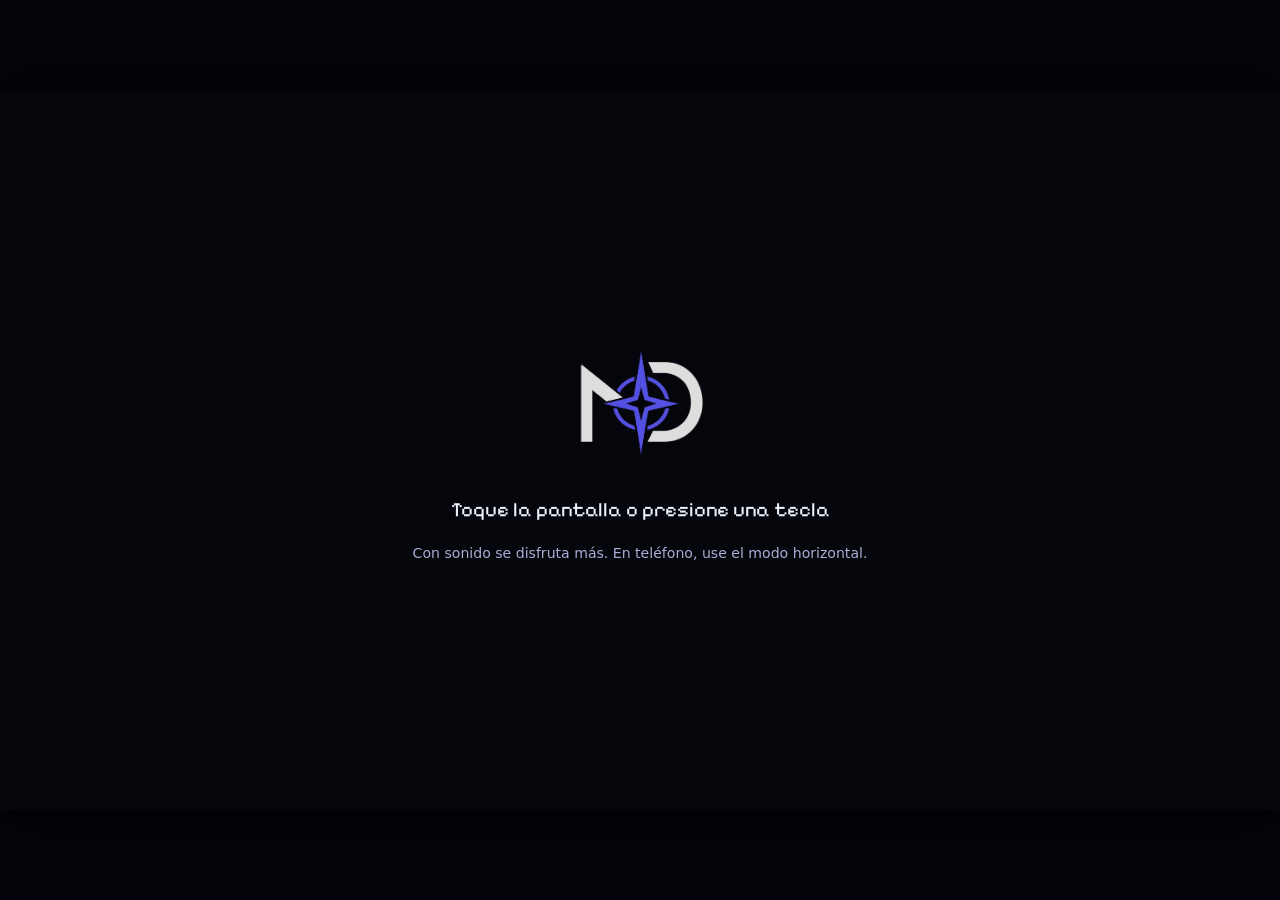
<file: index.html>
<!doctype html>
<html lang="es">
<head>
<meta charset="utf-8">
<meta name="viewport" content="width=device-width, initial-scale=1, viewport-fit=cover">
<meta name="theme-color" content="#120c22">
<meta name="description" content="Servidor Nocturno: aventura de NYDER Games para estudiar Bases de Datos II.">
<meta name="mobile-web-app-capable" content="yes">
<meta name="apple-mobile-web-app-capable" content="yes">
<meta name="apple-mobile-web-app-status-bar-style" content="black-translucent">
<meta name="apple-mobile-web-app-title" content="Servidor Nocturno">
<title>Servidor Nocturno · NYDER Games</title>
<link rel="manifest" href="manifest.webmanifest">
<link rel="icon" href="assets/icons/icon-192.png">
<link rel="apple-touch-icon" href="assets/icons/apple-180.png">
<!-- splash:start (generado por tools/gen_splash.js) -->
<link rel="apple-touch-startup-image" media="screen and (device-width: 440px) and (device-height: 956px) and (-webkit-device-pixel-ratio: 3) and (orientation: portrait)" href="assets/splash/iphone-1320x2868.png">
<link rel="apple-touch-startup-image" media="screen and (device-width: 440px) and (device-height: 956px) and (-webkit-device-pixel-ratio: 3) and (orientation: landscape)" href="assets/splash/iphone-2868x1320.png">
<link rel="apple-touch-startup-image" media="screen and (device-width: 402px) and (device-height: 874px) and (-webkit-device-pixel-ratio: 3) and (orientation: portrait)" href="assets/splash/iphone-1206x2622.png">
<link rel="apple-touch-startup-image" media="screen and (device-width: 402px) and (device-height: 874px) and (-webkit-device-pixel-ratio: 3) and (orientation: landscape)" href="assets/splash/iphone-2622x1206.png">
<link rel="apple-touch-startup-image" media="screen and (device-width: 430px) and (device-height: 932px) and (-webkit-device-pixel-ratio: 3) and (orientation: portrait)" href="assets/splash/iphone-1290x2796.png">
<link rel="apple-touch-startup-image" media="screen and (device-width: 430px) and (device-height: 932px) and (-webkit-device-pixel-ratio: 3) and (orientation: landscape)" href="assets/splash/iphone-2796x1290.png">
<link rel="apple-touch-startup-image" media="screen and (device-width: 393px) and (device-height: 852px) and (-webkit-device-pixel-ratio: 3) and (orientation: portrait)" href="assets/splash/iphone-1179x2556.png">
<link rel="apple-touch-startup-image" media="screen and (device-width: 393px) and (device-height: 852px) and (-webkit-device-pixel-ratio: 3) and (orientation: landscape)" href="assets/splash/iphone-2556x1179.png">
<link rel="apple-touch-startup-image" media="screen and (device-width: 428px) and (device-height: 926px) and (-webkit-device-pixel-ratio: 3) and (orientation: portrait)" href="assets/splash/iphone-1284x2778.png">
<link rel="apple-touch-startup-image" media="screen and (device-width: 428px) and (device-height: 926px) and (-webkit-device-pixel-ratio: 3) and (orientation: landscape)" href="assets/splash/iphone-2778x1284.png">
<link rel="apple-touch-startup-image" media="screen and (device-width: 390px) and (device-height: 844px) and (-webkit-device-pixel-ratio: 3) and (orientation: portrait)" href="assets/splash/iphone-1170x2532.png">
<link rel="apple-touch-startup-image" media="screen and (device-width: 390px) and (device-height: 844px) and (-webkit-device-pixel-ratio: 3) and (orientation: landscape)" href="assets/splash/iphone-2532x1170.png">
<link rel="apple-touch-startup-image" media="screen and (device-width: 375px) and (device-height: 812px) and (-webkit-device-pixel-ratio: 3) and (orientation: portrait)" href="assets/splash/iphone-1125x2436.png">
<link rel="apple-touch-startup-image" media="screen and (device-width: 375px) and (device-height: 812px) and (-webkit-device-pixel-ratio: 3) and (orientation: landscape)" href="assets/splash/iphone-2436x1125.png">
<link rel="apple-touch-startup-image" media="screen and (device-width: 414px) and (device-height: 896px) and (-webkit-device-pixel-ratio: 3) and (orientation: portrait)" href="assets/splash/iphone-1242x2688.png">
<link rel="apple-touch-startup-image" media="screen and (device-width: 414px) and (device-height: 896px) and (-webkit-device-pixel-ratio: 3) and (orientation: landscape)" href="assets/splash/iphone-2688x1242.png">
<link rel="apple-touch-startup-image" media="screen and (device-width: 414px) and (device-height: 896px) and (-webkit-device-pixel-ratio: 2) and (orientation: portrait)" href="assets/splash/iphone-828x1792.png">
<link rel="apple-touch-startup-image" media="screen and (device-width: 414px) and (device-height: 896px) and (-webkit-device-pixel-ratio: 2) and (orientation: landscape)" href="assets/splash/iphone-1792x828.png">
<link rel="apple-touch-startup-image" media="screen and (device-width: 375px) and (device-height: 667px) and (-webkit-device-pixel-ratio: 2) and (orientation: portrait)" href="assets/splash/iphone-750x1334.png">
<link rel="apple-touch-startup-image" media="screen and (device-width: 375px) and (device-height: 667px) and (-webkit-device-pixel-ratio: 2) and (orientation: landscape)" href="assets/splash/iphone-1334x750.png">
<link rel="apple-touch-startup-image" media="screen and (device-width: 320px) and (device-height: 568px) and (-webkit-device-pixel-ratio: 2) and (orientation: portrait)" href="assets/splash/iphone-640x1136.png">
<link rel="apple-touch-startup-image" media="screen and (device-width: 320px) and (device-height: 568px) and (-webkit-device-pixel-ratio: 2) and (orientation: landscape)" href="assets/splash/iphone-1136x640.png">
<!-- splash:end -->
<link rel="preload" href="assets/fonts/PixelifySans.ttf" as="font" type="font/ttf" crossorigin>
<link rel="stylesheet" href="css/style.css">
<link rel="stylesheet" href="css/v2.css">
<link rel="stylesheet" href="css/v3.css">
<link rel="stylesheet" href="css/mau.css">
<link rel="stylesheet" href="css/v7.css">
</head>
<body>
<div id="stage">
  <canvas id="screen" width="480" height="270"></canvas>

  <div id="hud" hidden>
    <div class="hud-l">
      <div id="hud-phase"></div>
      <div class="hud-row"><div id="hud-hearts"></div><div id="hud-lemons"></div></div>
    </div>
    <div class="hud-r"><div class="obj-label">OBJETIVO</div><div id="hud-obj"></div><div id="hud-list"></div></div>
    <div class="hud-btns">
      <button id="btn-notebook" title="Libreta de estudio (L)" aria-label="Libreta de estudio"><i class="ic ic-book"></i></button>
      <button id="btn-sound" title="Sonido (M)" aria-label="Sonido"><i class="ic ic-sound"></i></button>
      <button id="btn-menu" title="Pausa (Esc)" aria-label="Pausa"><i class="ic ic-menu"></i></button>
    </div>
  </div>

  <div id="title" hidden>
    <div class="t-studio"><img src="assets/img/nyder_logo.png" alt=""> NYDER GAMES presenta</div>
    <h1>SERVIDOR<br><span>NOCTURNO</span></h1>
    <p class="t-sub">Una aventura para estudiar Bases de Datos II · Examen 3</p>
    <p class="t-copy">© NYDER Games</p>
  </div>

  <div id="splash" hidden><canvas id="splash-cv" width="1280" height="720" aria-label="NYDER Games"></canvas></div>

  <div id="press" hidden>
    <div class="press-box">
      <img src="assets/img/nyder_logo.png" alt="">
      <p>Toque la pantalla o presione una tecla</p>
      <small>Con sonido se disfruta más. En teléfono, use el modo horizontal.</small>
    </div>
  </div>

  <div id="touch" hidden>
    <div id="stick"><div id="stick-knob"></div></div>
    <div id="tbtns">
      <button id="tb-run" aria-label="Correr">Correr</button>
      <button id="tb-a" aria-label="Acción">A</button>
    </div>
  </div>

  <div id="layer"></div>
  <div id="toast"></div>
  <div id="rotate" hidden><div><i class="rot-phone" aria-hidden="true"></i>Gire el teléfono a horizontal para jugar más cómodo.</div></div>
  <pre id="autotest" hidden></pre>
</div>

<script src="js/install.js"></script>
<script src="js/content.js"></script>
<script src="js/logic.js"></script>
<script src="js/maps.js"></script>
<script src="js/sprites.js"></script>
<script src="js/audio.js"></script>
<script src="js/ui.js"></script>
<script src="js/scenes.js"></script>
<script src="js/video.js"></script>
<script src="js/minigames.js"></script>
<script src="js/save.js"></script>
<script src="js/touch.js"></script>
<script src="js/live.js"></script>
<script src="js/mau.js"></script>
<script src="js/game.js"></script>
<!-- El service worker se registra en js/install.js (con aviso de versión nueva). -->
</body>
</html>
</file>
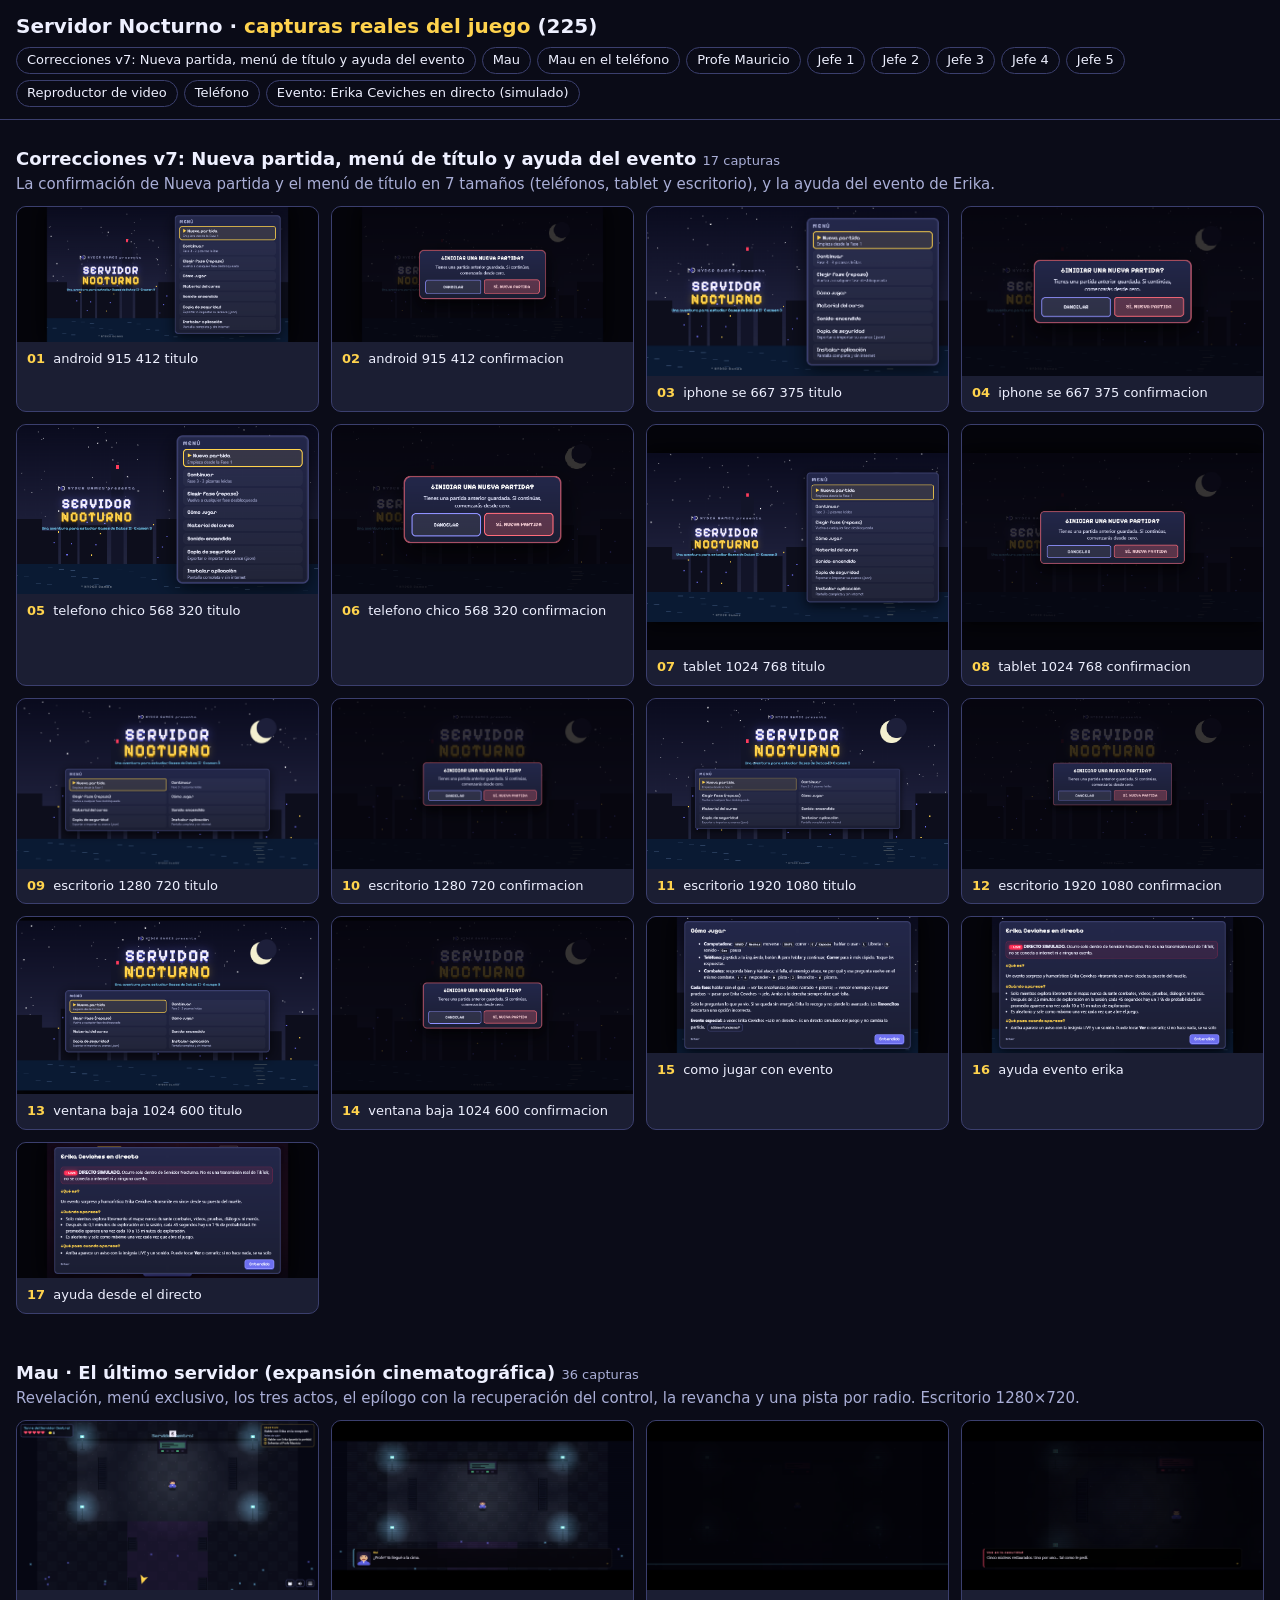
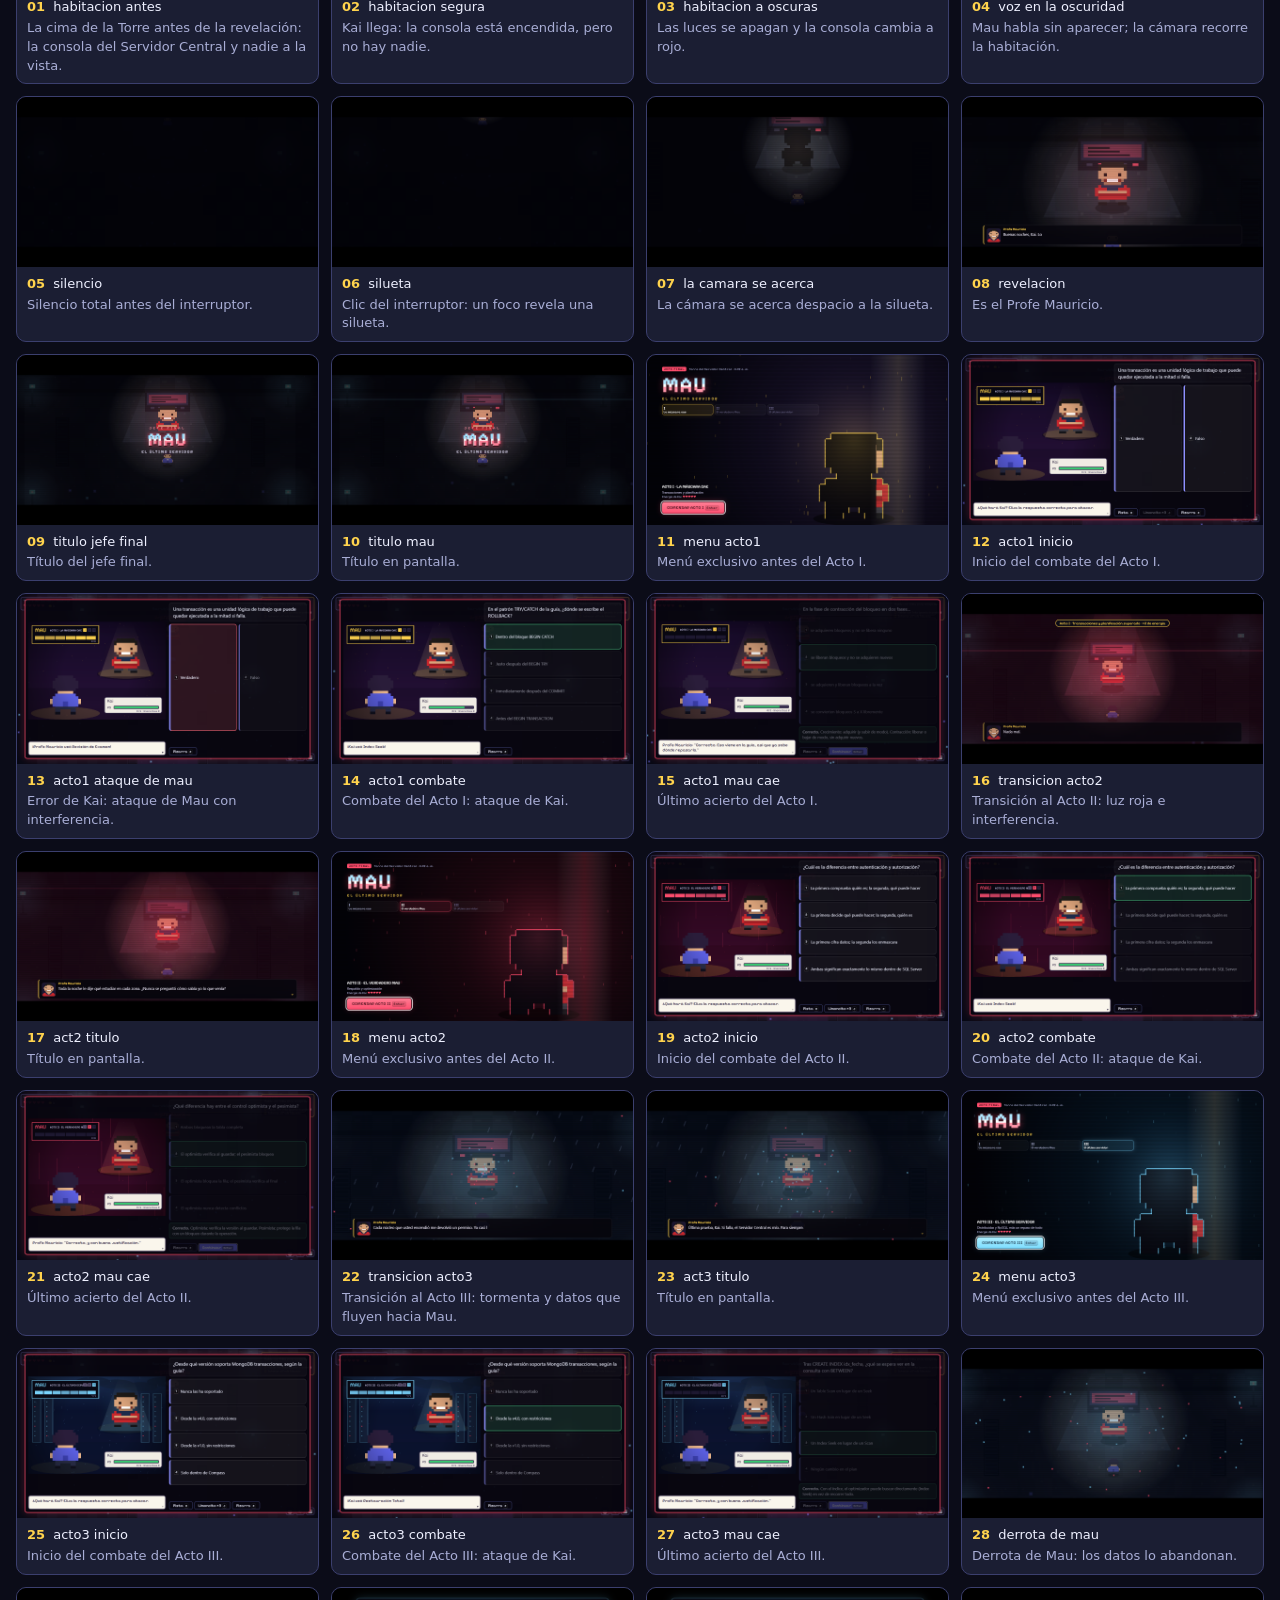
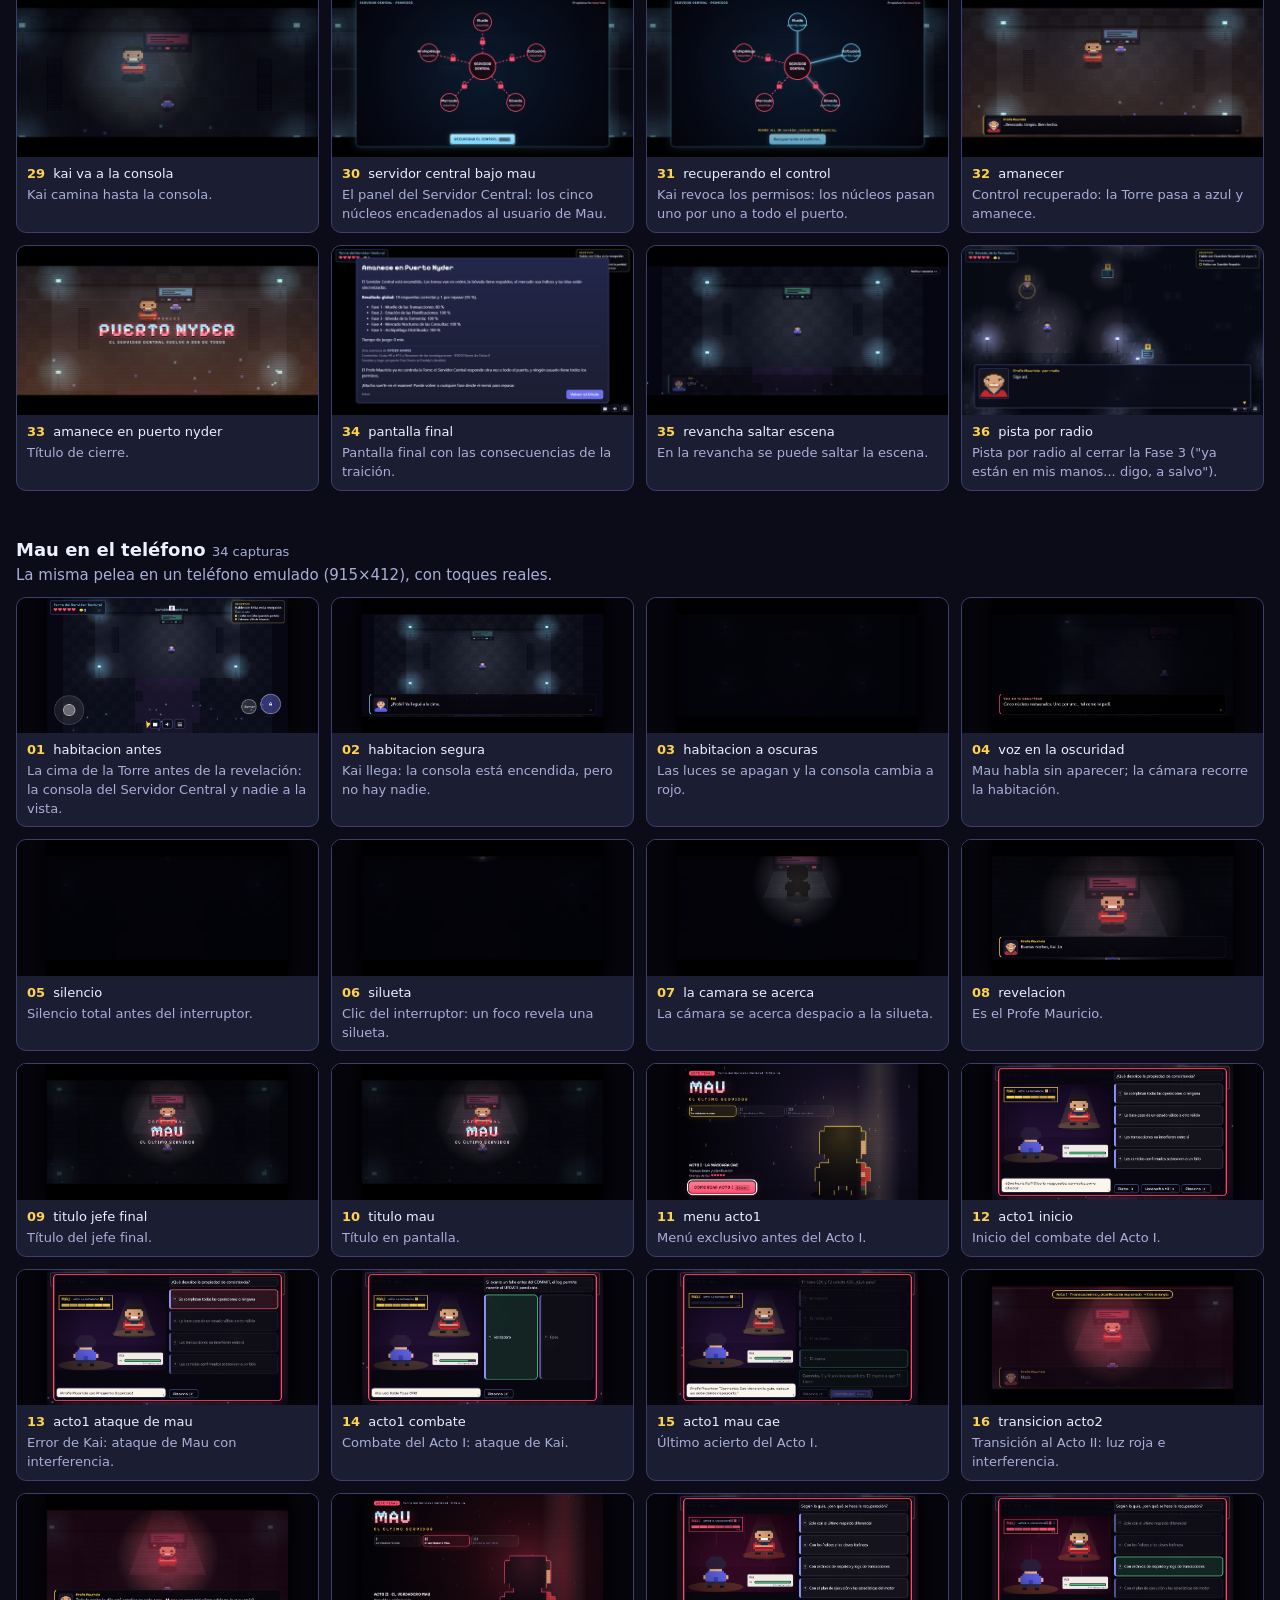
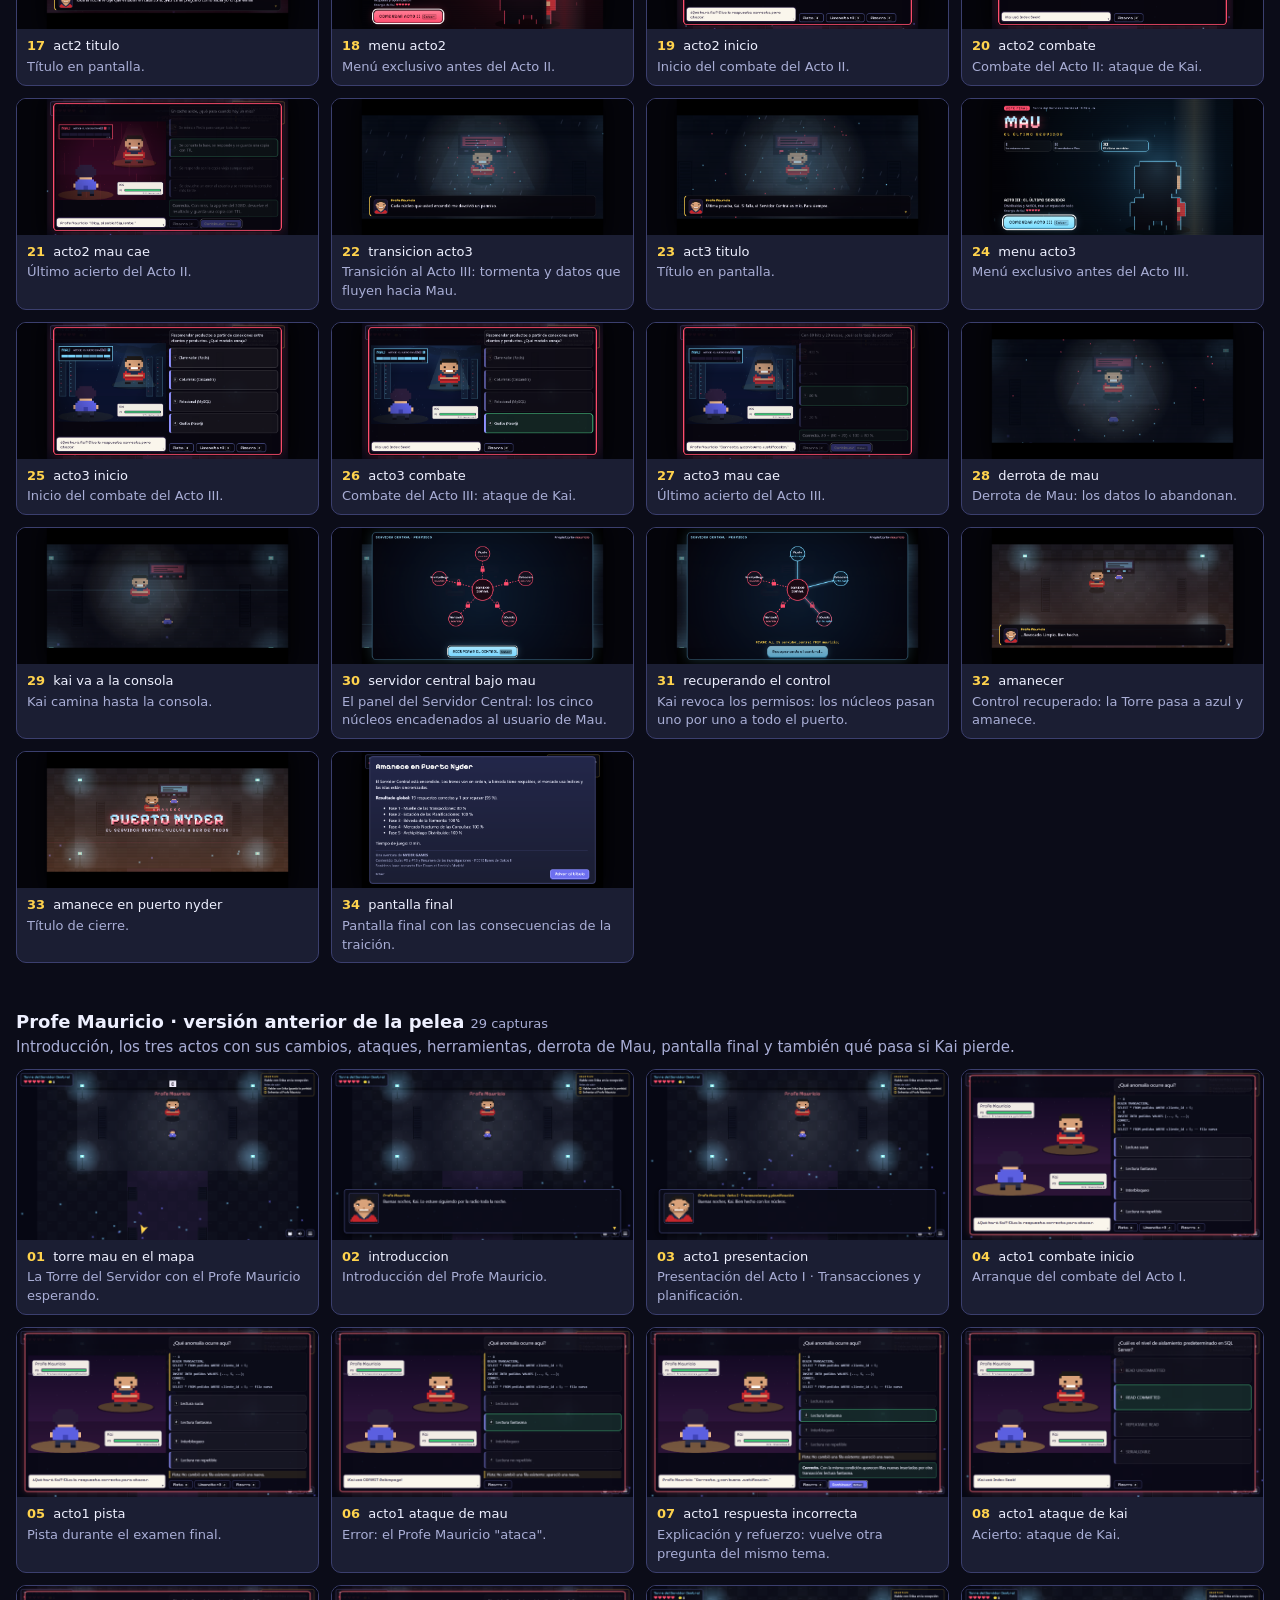
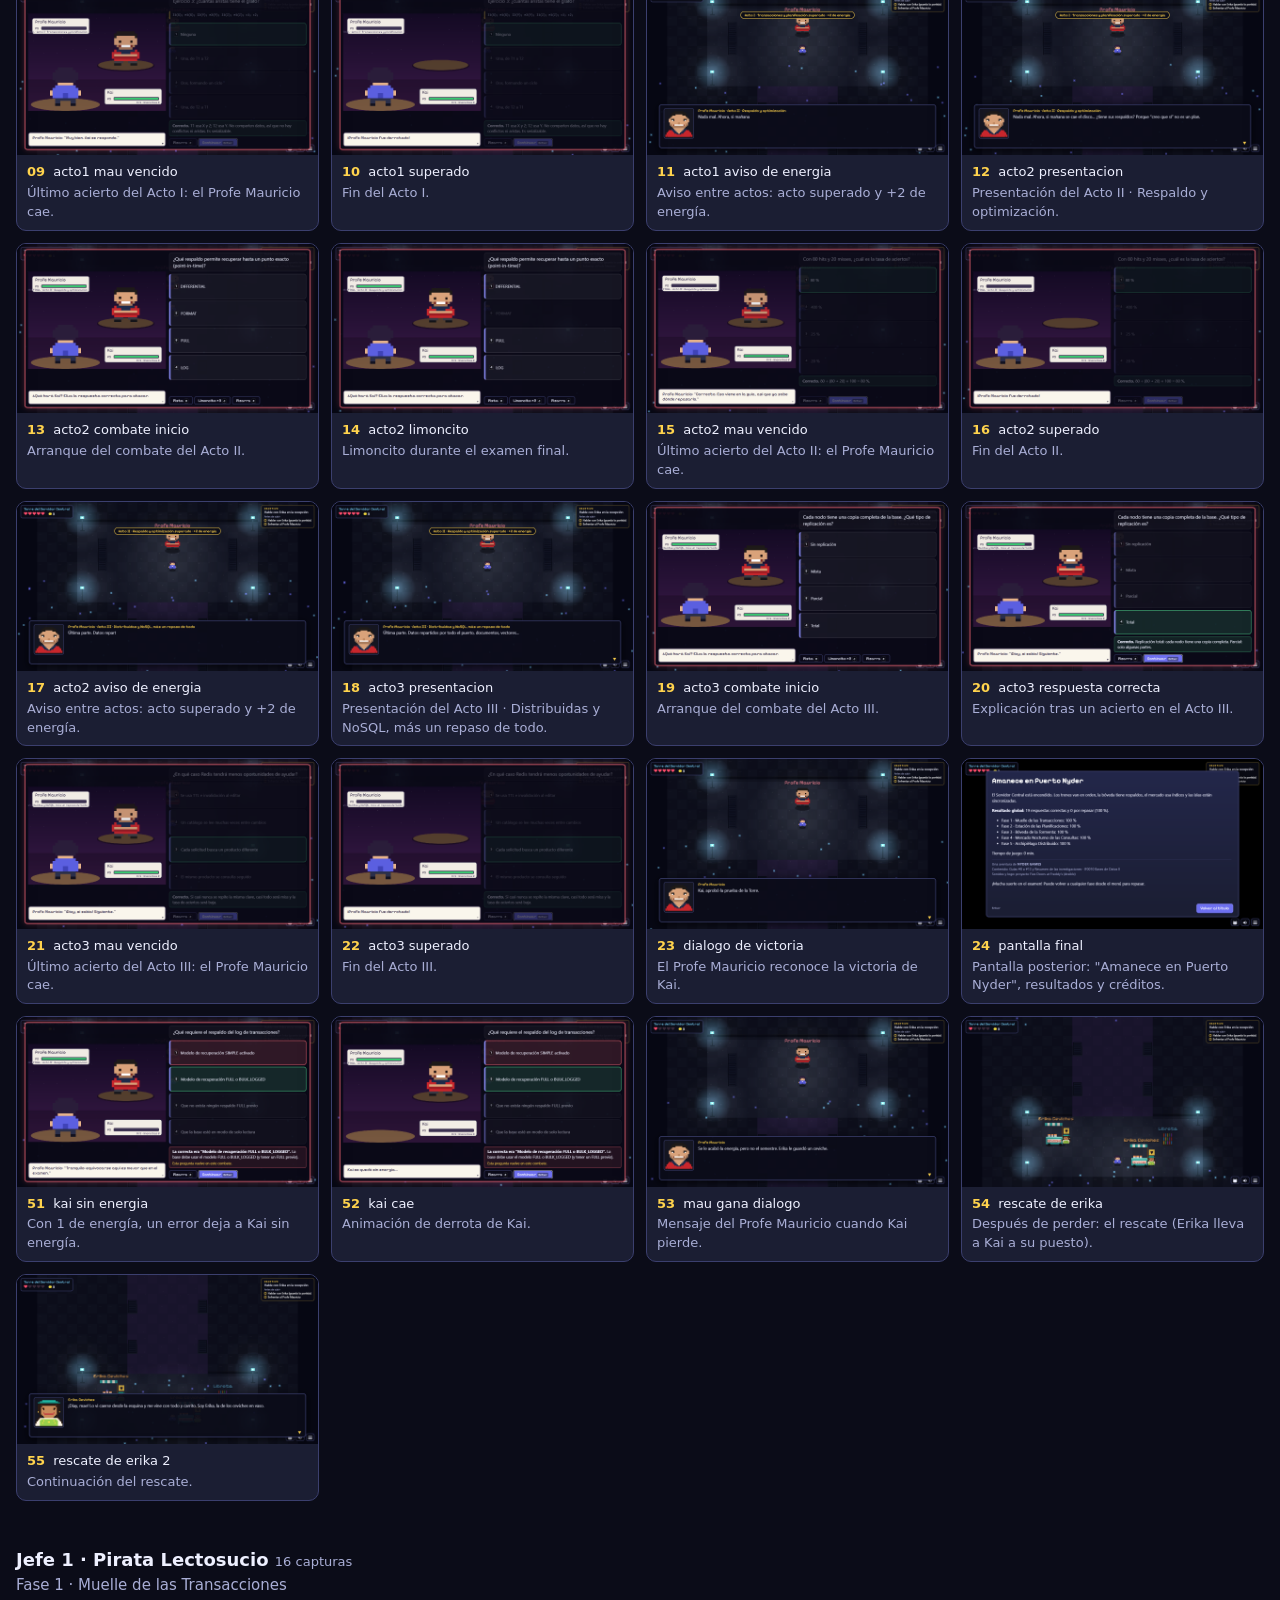
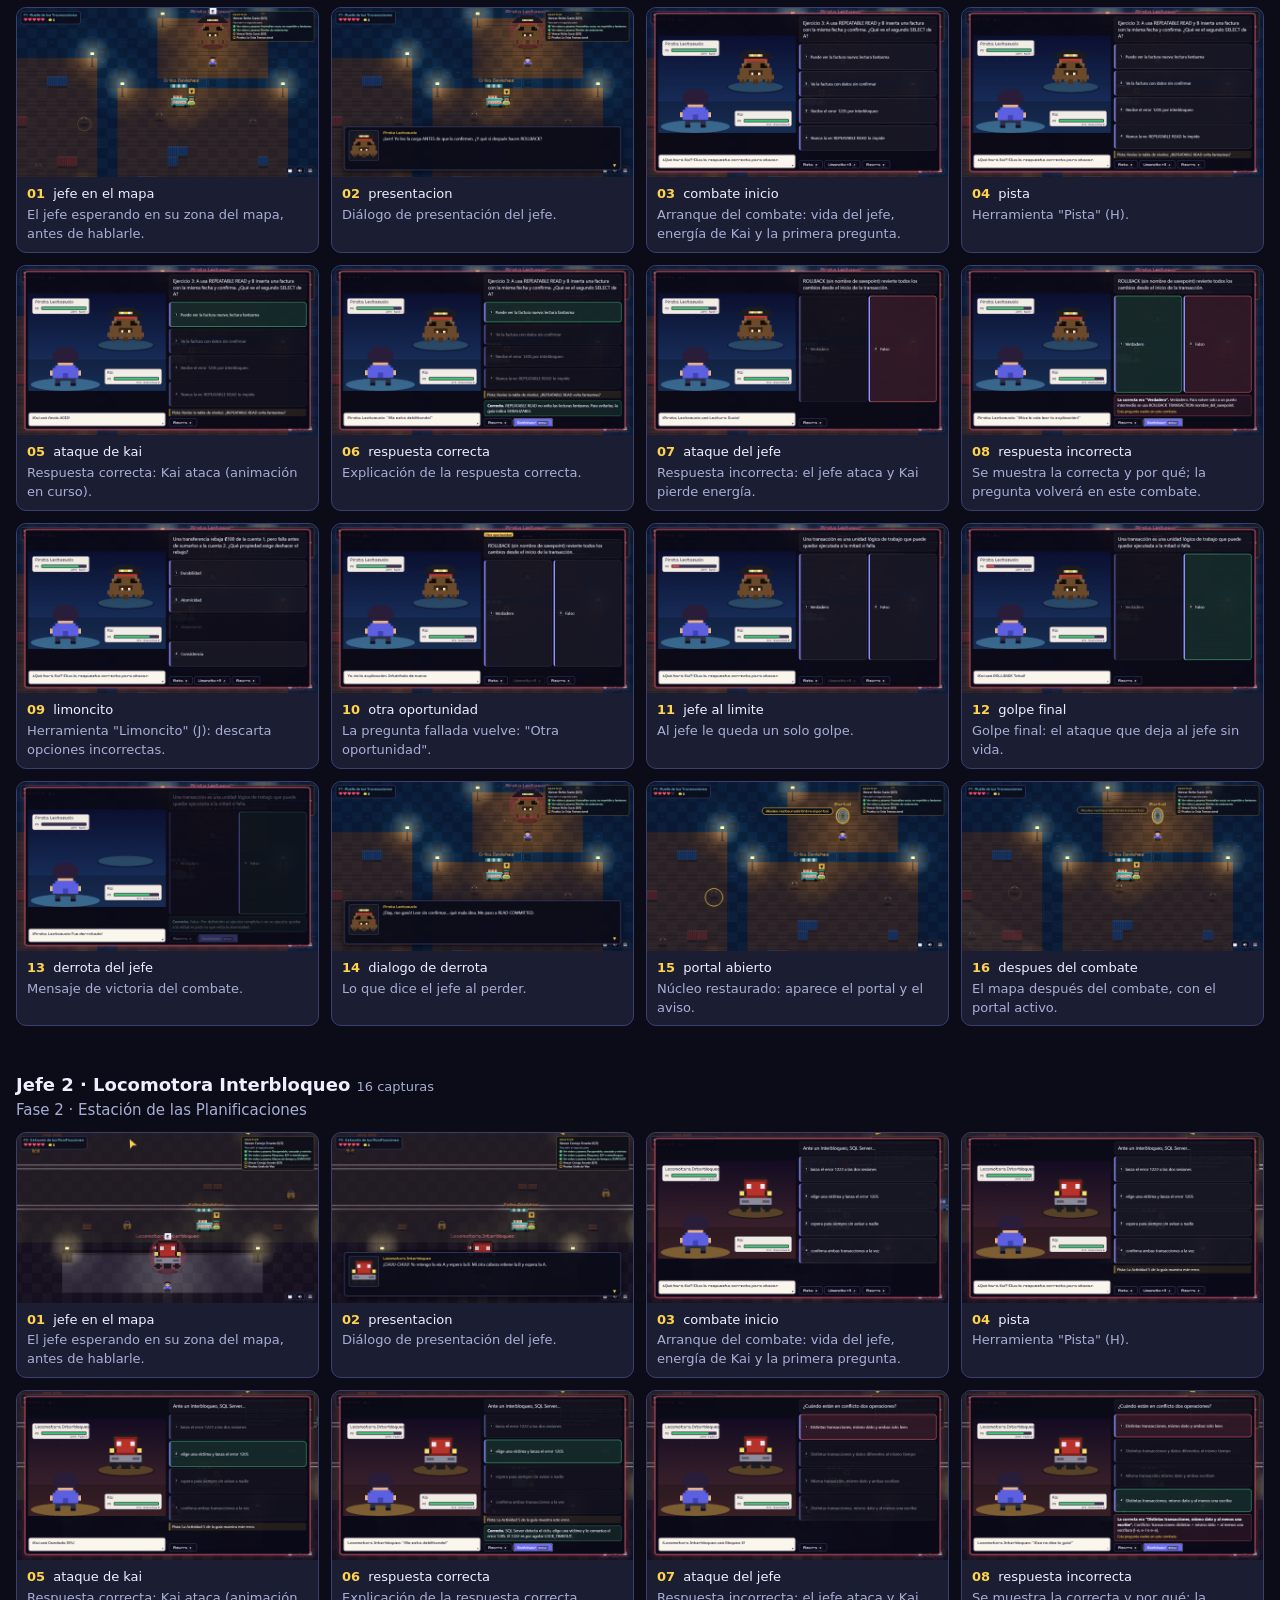
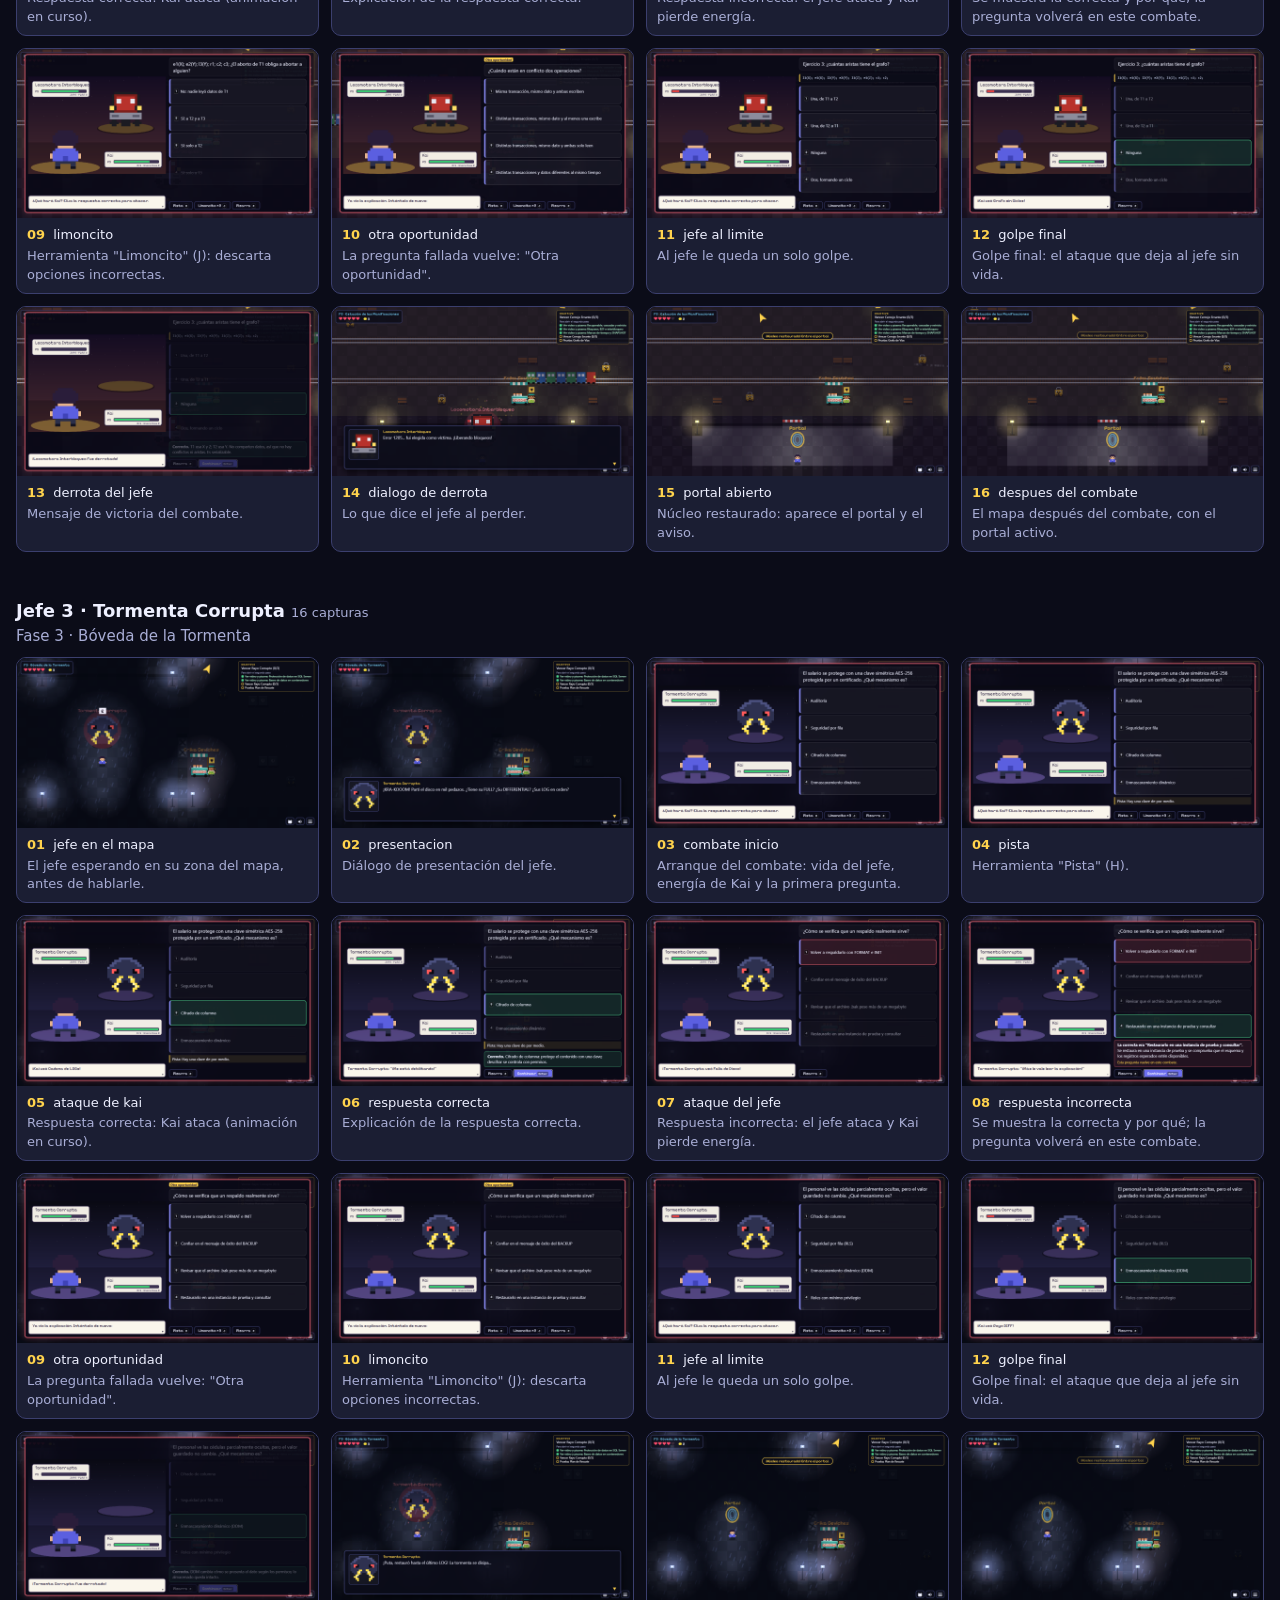
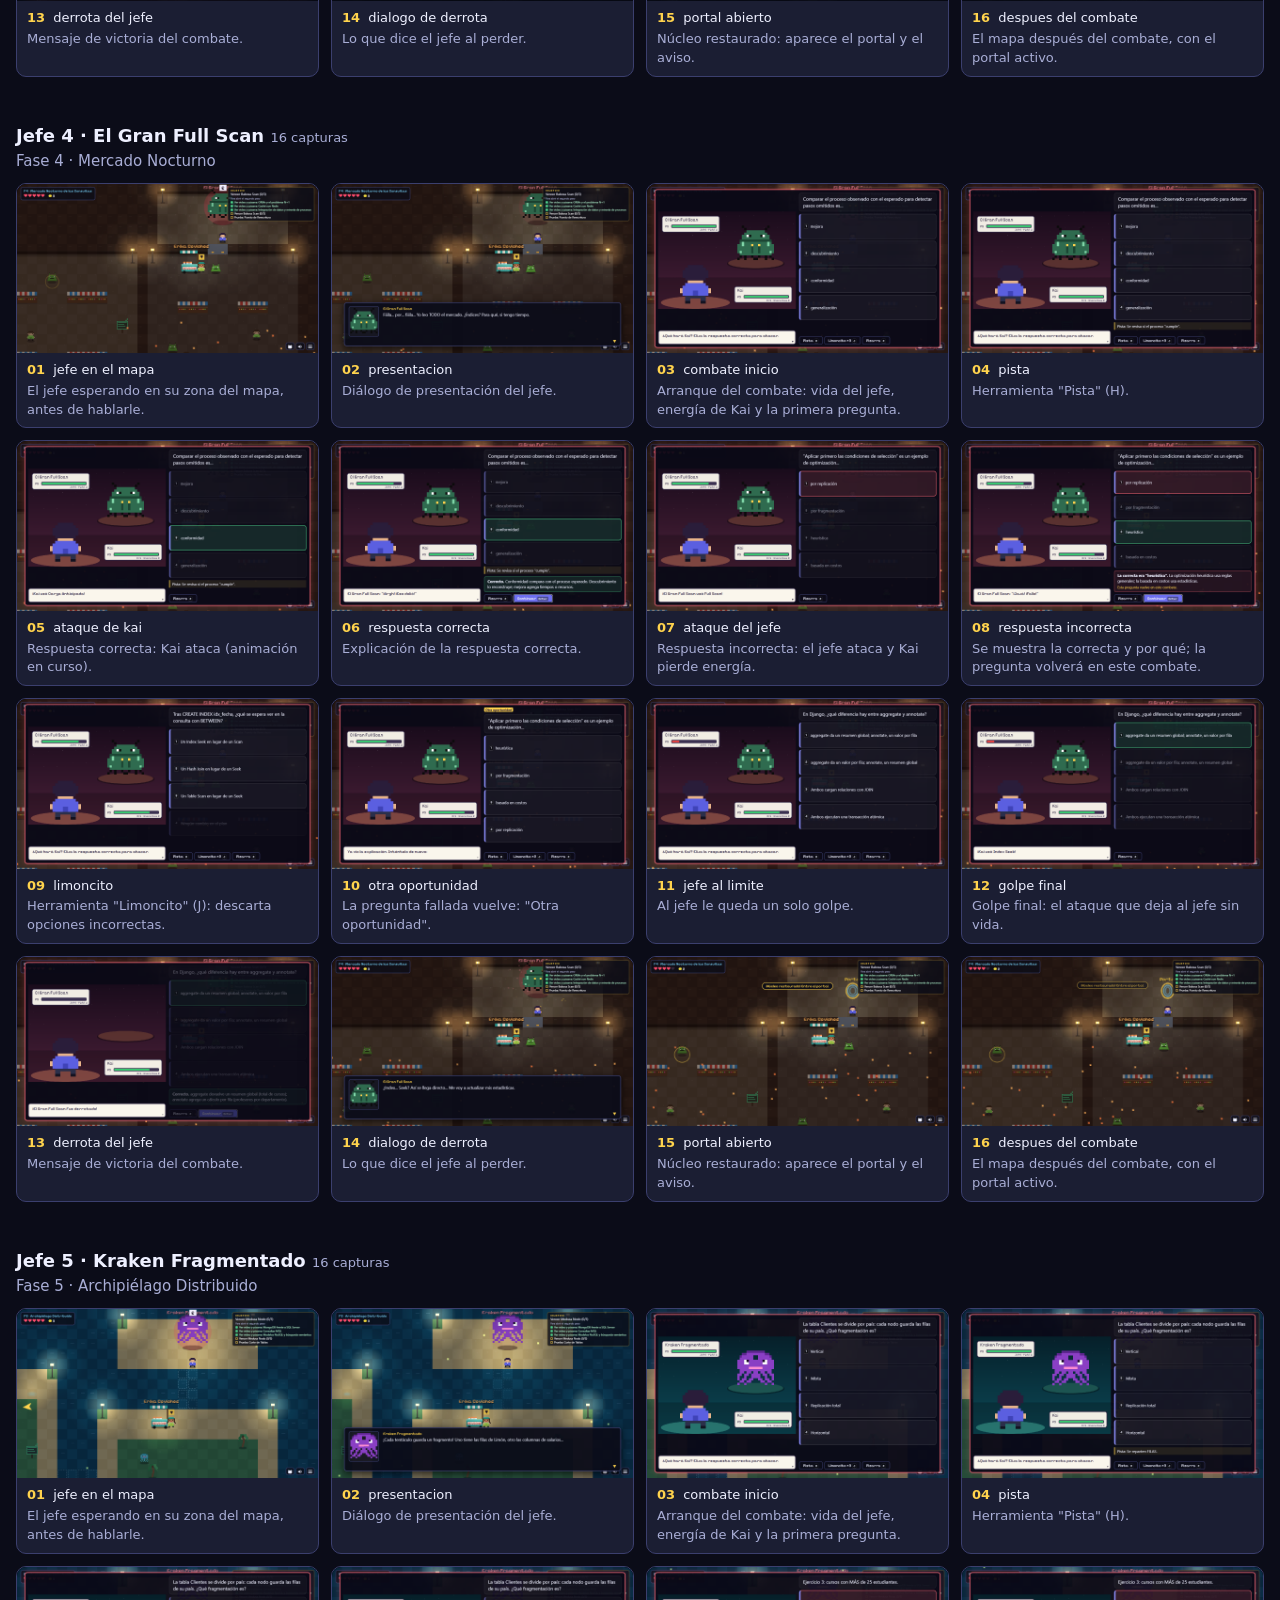
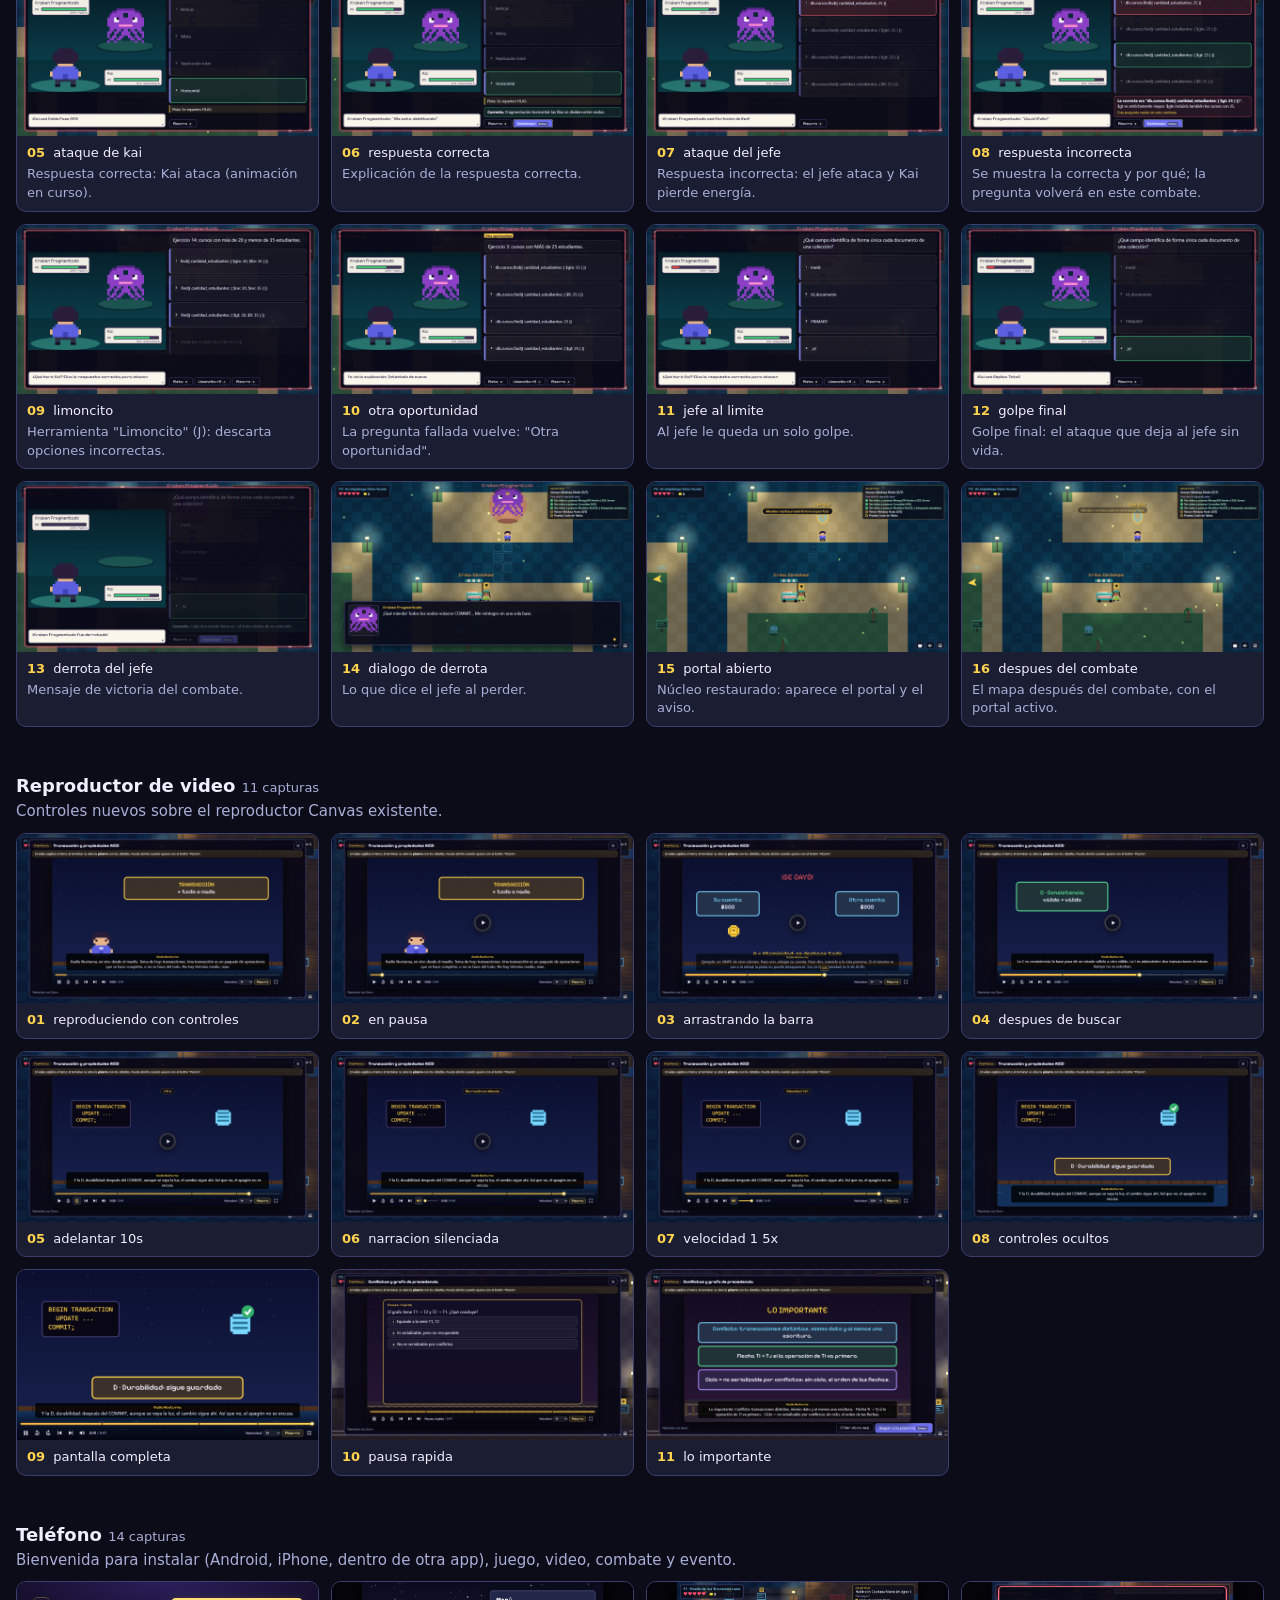
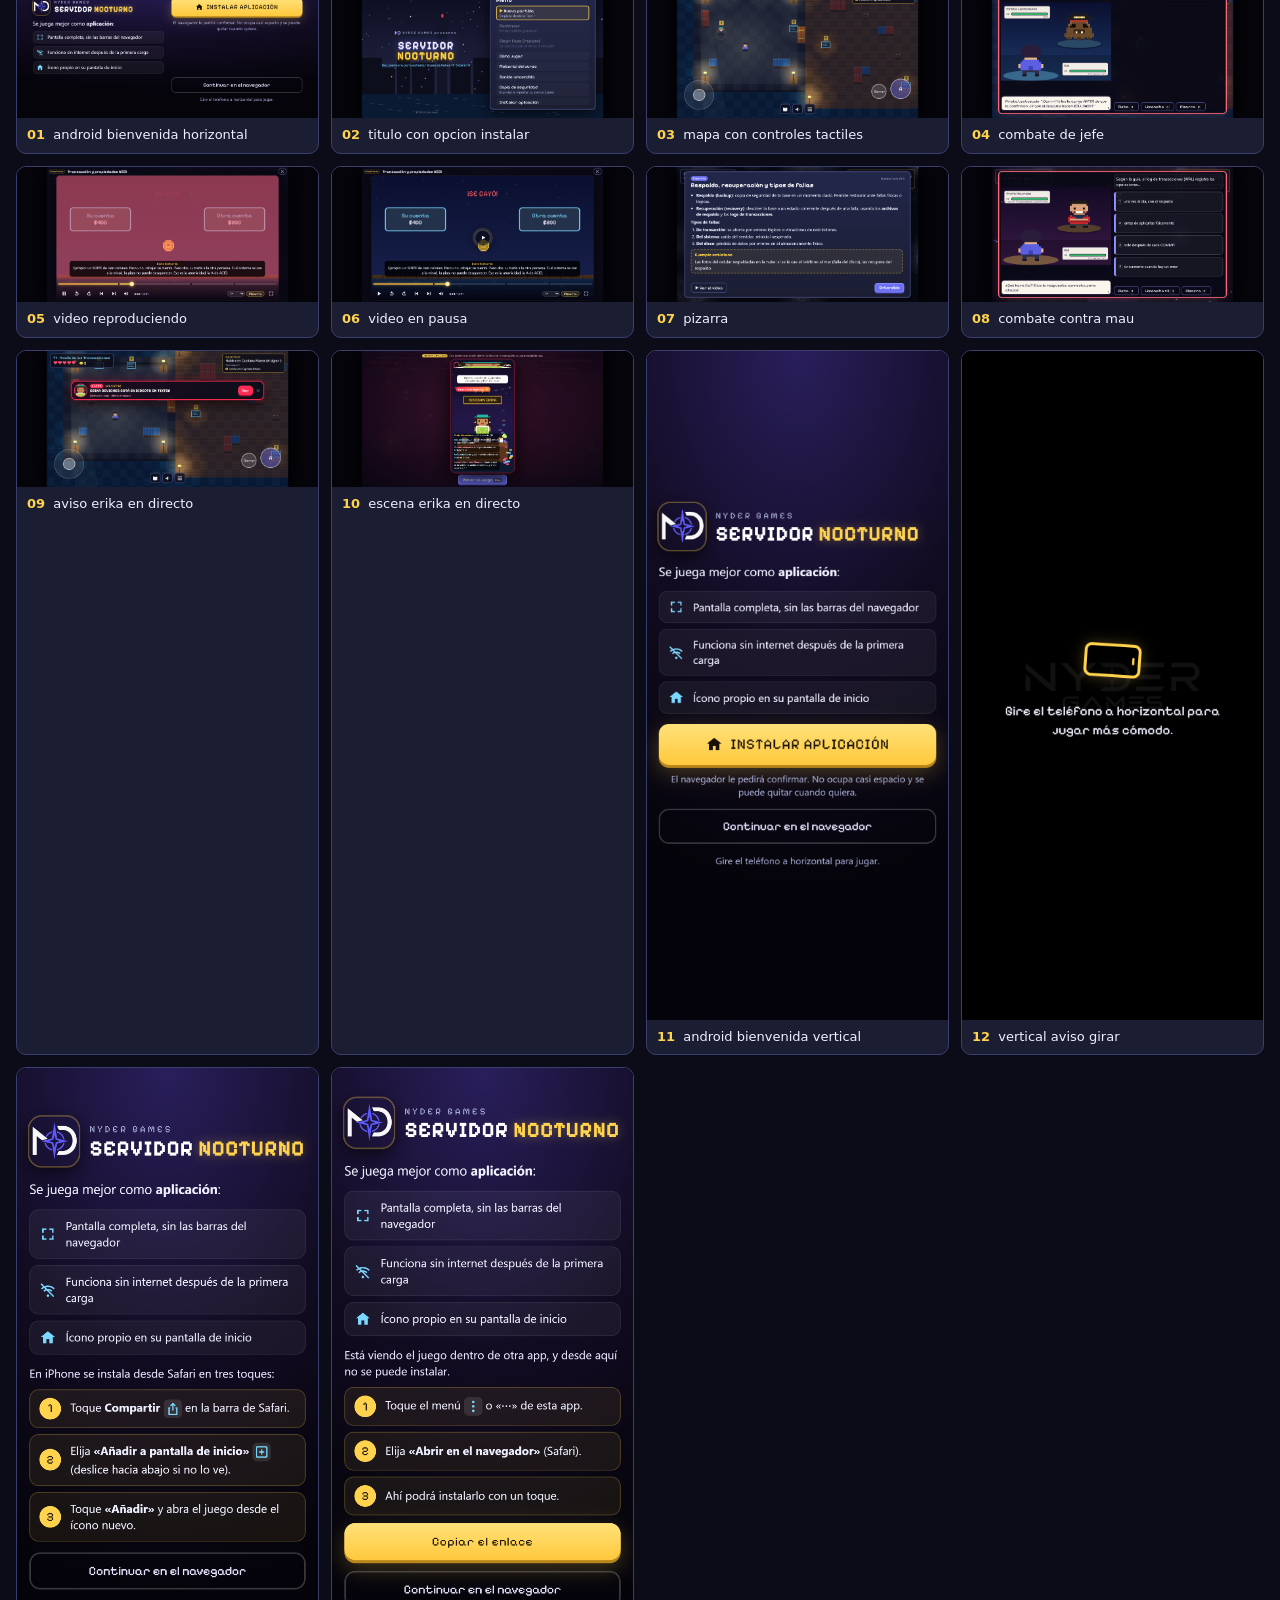
<file: screenshots/index.html>
<!doctype html><html lang="es"><head><meta charset="utf-8"><meta name="viewport" content="width=device-width, initial-scale=1">
<title>Capturas · Servidor Nocturno</title><style>
:root { color-scheme: dark; } body { margin: 0; background: #0b0c18; color: #eef0ff; font: 15px/1.45 system-ui, sans-serif; }
header { position: sticky; top: 0; z-index: 2; background: #0b0c18f0; border-bottom: 1px solid #3b3f6e; padding: 12px 16px; }
h1 { margin: 0 0 6px; font-size: 20px; } h1 span { color: #ffd34d; } nav { display: flex; flex-wrap: wrap; gap: 6px; }
nav a { color: #eef0ff; text-decoration: none; border: 1px solid #3b3f6e; border-radius: 99px; padding: 3px 10px; font-size: 13px; } nav a:hover { border-color: #ffd34d; }
section { padding: 8px 16px 20px; } h2 { margin: 18px 0 2px; font-size: 18px; } h2 small { color: #a9aed6; font-weight: 400; font-size: 13px; } .sub { margin: 0 0 10px; color: #a9aed6; }
.grid { display: grid; grid-template-columns: repeat(auto-fill, minmax(260px, 1fr)); gap: 12px; }
figure { margin: 0; background: #1b1e33; border: 1px solid #3b3f6e; border-radius: 10px; overflow: hidden; }
img { display: block; width: 100%; height: auto; background: #000; } figcaption { padding: 8px 10px; font-size: 13px; }
figcaption b { color: #ffd34d; margin-right: 4px; } figcaption span { display: block; color: #a9aed6; margin-top: 2px; }
</style></head><body><header><h1>Servidor Nocturno · <span>capturas reales del juego</span> (225)</h1><nav><a href="#v7_correcciones">Correcciones v7: Nueva partida, menú de título y ayuda del evento</a><a href="#mau_cinematica">Mau</a><a href="#mau_cinematica_movil">Mau en el teléfono</a><a href="#mau">Profe Mauricio</a><a href="#boss_01_pirata_lectosucio">Jefe 1</a><a href="#boss_02_locomotora_interbloqueo">Jefe 2</a><a href="#boss_03_tormenta_corrupta">Jefe 3</a><a href="#boss_04_el_gran_full_scan">Jefe 4</a><a href="#boss_05_kraken_fragmentado">Jefe 5</a><a href="#video_player">Reproductor de video</a><a href="#mobile">Teléfono</a><a href="#live_erika">Evento: Erika Ceviches en directo (simulado)</a></nav></header><section id="v7_correcciones"><h2>Correcciones v7: Nueva partida, menú de título y ayuda del evento <small>17 capturas</small></h2><p class="sub">La confirmación de Nueva partida y el menú de título en 7 tamaños (teléfonos, tablet y escritorio), y la ayuda del evento de Erika.</p><div class="grid"><figure><a href="v7_correcciones/01_android_915_412_titulo.png" target="_blank"><img loading="lazy" src="v7_correcciones/01_android_915_412_titulo.png" alt="android 915 412 titulo"></a><figcaption><b>01</b> android 915 412 titulo</figcaption></figure><figure><a href="v7_correcciones/02_android_915_412_confirmacion.png" target="_blank"><img loading="lazy" src="v7_correcciones/02_android_915_412_confirmacion.png" alt="android 915 412 confirmacion"></a><figcaption><b>02</b> android 915 412 confirmacion</figcaption></figure><figure><a href="v7_correcciones/03_iphone_se_667_375_titulo.png" target="_blank"><img loading="lazy" src="v7_correcciones/03_iphone_se_667_375_titulo.png" alt="iphone se 667 375 titulo"></a><figcaption><b>03</b> iphone se 667 375 titulo</figcaption></figure><figure><a href="v7_correcciones/04_iphone_se_667_375_confirmacion.png" target="_blank"><img loading="lazy" src="v7_correcciones/04_iphone_se_667_375_confirmacion.png" alt="iphone se 667 375 confirmacion"></a><figcaption><b>04</b> iphone se 667 375 confirmacion</figcaption></figure><figure><a href="v7_correcciones/05_telefono_chico_568_320_titulo.png" target="_blank"><img loading="lazy" src="v7_correcciones/05_telefono_chico_568_320_titulo.png" alt="telefono chico 568 320 titulo"></a><figcaption><b>05</b> telefono chico 568 320 titulo</figcaption></figure><figure><a href="v7_correcciones/06_telefono_chico_568_320_confirmacion.png" target="_blank"><img loading="lazy" src="v7_correcciones/06_telefono_chico_568_320_confirmacion.png" alt="telefono chico 568 320 confirmacion"></a><figcaption><b>06</b> telefono chico 568 320 confirmacion</figcaption></figure><figure><a href="v7_correcciones/07_tablet_1024_768_titulo.png" target="_blank"><img loading="lazy" src="v7_correcciones/07_tablet_1024_768_titulo.png" alt="tablet 1024 768 titulo"></a><figcaption><b>07</b> tablet 1024 768 titulo</figcaption></figure><figure><a href="v7_correcciones/08_tablet_1024_768_confirmacion.png" target="_blank"><img loading="lazy" src="v7_correcciones/08_tablet_1024_768_confirmacion.png" alt="tablet 1024 768 confirmacion"></a><figcaption><b>08</b> tablet 1024 768 confirmacion</figcaption></figure><figure><a href="v7_correcciones/09_escritorio_1280_720_titulo.png" target="_blank"><img loading="lazy" src="v7_correcciones/09_escritorio_1280_720_titulo.png" alt="escritorio 1280 720 titulo"></a><figcaption><b>09</b> escritorio 1280 720 titulo</figcaption></figure><figure><a href="v7_correcciones/10_escritorio_1280_720_confirmacion.png" target="_blank"><img loading="lazy" src="v7_correcciones/10_escritorio_1280_720_confirmacion.png" alt="escritorio 1280 720 confirmacion"></a><figcaption><b>10</b> escritorio 1280 720 confirmacion</figcaption></figure><figure><a href="v7_correcciones/11_escritorio_1920_1080_titulo.png" target="_blank"><img loading="lazy" src="v7_correcciones/11_escritorio_1920_1080_titulo.png" alt="escritorio 1920 1080 titulo"></a><figcaption><b>11</b> escritorio 1920 1080 titulo</figcaption></figure><figure><a href="v7_correcciones/12_escritorio_1920_1080_confirmacion.png" target="_blank"><img loading="lazy" src="v7_correcciones/12_escritorio_1920_1080_confirmacion.png" alt="escritorio 1920 1080 confirmacion"></a><figcaption><b>12</b> escritorio 1920 1080 confirmacion</figcaption></figure><figure><a href="v7_correcciones/13_ventana_baja_1024_600_titulo.png" target="_blank"><img loading="lazy" src="v7_correcciones/13_ventana_baja_1024_600_titulo.png" alt="ventana baja 1024 600 titulo"></a><figcaption><b>13</b> ventana baja 1024 600 titulo</figcaption></figure><figure><a href="v7_correcciones/14_ventana_baja_1024_600_confirmacion.png" target="_blank"><img loading="lazy" src="v7_correcciones/14_ventana_baja_1024_600_confirmacion.png" alt="ventana baja 1024 600 confirmacion"></a><figcaption><b>14</b> ventana baja 1024 600 confirmacion</figcaption></figure><figure><a href="v7_correcciones/15_como_jugar_con_evento.png" target="_blank"><img loading="lazy" src="v7_correcciones/15_como_jugar_con_evento.png" alt="como jugar con evento"></a><figcaption><b>15</b> como jugar con evento</figcaption></figure><figure><a href="v7_correcciones/16_ayuda_evento_erika.png" target="_blank"><img loading="lazy" src="v7_correcciones/16_ayuda_evento_erika.png" alt="ayuda evento erika"></a><figcaption><b>16</b> ayuda evento erika</figcaption></figure><figure><a href="v7_correcciones/17_ayuda_desde_el_directo.png" target="_blank"><img loading="lazy" src="v7_correcciones/17_ayuda_desde_el_directo.png" alt="ayuda desde el directo"></a><figcaption><b>17</b> ayuda desde el directo</figcaption></figure></div></section><section id="mau_cinematica"><h2>Mau · El último servidor (expansión cinematográfica) <small>36 capturas</small></h2><p class="sub">Revelación, menú exclusivo, los tres actos, el epílogo con la recuperación del control, la revancha y una pista por radio. Escritorio 1280×720.</p><div class="grid"><figure><a href="mau_cinematica/01_habitacion_antes.png" target="_blank"><img loading="lazy" src="mau_cinematica/01_habitacion_antes.png" alt="habitacion antes"></a><figcaption><b>01</b> habitacion antes<span>La cima de la Torre antes de la revelación: la consola del Servidor Central y nadie a la vista.</span></figcaption></figure><figure><a href="mau_cinematica/02_habitacion_segura.png" target="_blank"><img loading="lazy" src="mau_cinematica/02_habitacion_segura.png" alt="habitacion segura"></a><figcaption><b>02</b> habitacion segura<span>Kai llega: la consola está encendida, pero no hay nadie.</span></figcaption></figure><figure><a href="mau_cinematica/03_habitacion_a_oscuras.png" target="_blank"><img loading="lazy" src="mau_cinematica/03_habitacion_a_oscuras.png" alt="habitacion a oscuras"></a><figcaption><b>03</b> habitacion a oscuras<span>Las luces se apagan y la consola cambia a rojo.</span></figcaption></figure><figure><a href="mau_cinematica/04_voz_en_la_oscuridad.png" target="_blank"><img loading="lazy" src="mau_cinematica/04_voz_en_la_oscuridad.png" alt="voz en la oscuridad"></a><figcaption><b>04</b> voz en la oscuridad<span>Mau habla sin aparecer; la cámara recorre la habitación.</span></figcaption></figure><figure><a href="mau_cinematica/05_silencio.png" target="_blank"><img loading="lazy" src="mau_cinematica/05_silencio.png" alt="silencio"></a><figcaption><b>05</b> silencio<span>Silencio total antes del interruptor.</span></figcaption></figure><figure><a href="mau_cinematica/06_silueta.png" target="_blank"><img loading="lazy" src="mau_cinematica/06_silueta.png" alt="silueta"></a><figcaption><b>06</b> silueta<span>Clic del interruptor: un foco revela una silueta.</span></figcaption></figure><figure><a href="mau_cinematica/07_la_camara_se_acerca.png" target="_blank"><img loading="lazy" src="mau_cinematica/07_la_camara_se_acerca.png" alt="la camara se acerca"></a><figcaption><b>07</b> la camara se acerca<span>La cámara se acerca despacio a la silueta.</span></figcaption></figure><figure><a href="mau_cinematica/08_revelacion.png" target="_blank"><img loading="lazy" src="mau_cinematica/08_revelacion.png" alt="revelacion"></a><figcaption><b>08</b> revelacion<span>Es el Profe Mauricio.</span></figcaption></figure><figure><a href="mau_cinematica/09_titulo_jefe_final.png" target="_blank"><img loading="lazy" src="mau_cinematica/09_titulo_jefe_final.png" alt="titulo jefe final"></a><figcaption><b>09</b> titulo jefe final<span>Título del jefe final.</span></figcaption></figure><figure><a href="mau_cinematica/10_titulo_mau.png" target="_blank"><img loading="lazy" src="mau_cinematica/10_titulo_mau.png" alt="titulo mau"></a><figcaption><b>10</b> titulo mau<span>Título en pantalla.</span></figcaption></figure><figure><a href="mau_cinematica/11_menu_acto1.png" target="_blank"><img loading="lazy" src="mau_cinematica/11_menu_acto1.png" alt="menu acto1"></a><figcaption><b>11</b> menu acto1<span>Menú exclusivo antes del Acto I.</span></figcaption></figure><figure><a href="mau_cinematica/12_acto1_inicio.png" target="_blank"><img loading="lazy" src="mau_cinematica/12_acto1_inicio.png" alt="acto1 inicio"></a><figcaption><b>12</b> acto1 inicio<span>Inicio del combate del Acto I.</span></figcaption></figure><figure><a href="mau_cinematica/13_acto1_ataque_de_mau.png" target="_blank"><img loading="lazy" src="mau_cinematica/13_acto1_ataque_de_mau.png" alt="acto1 ataque de mau"></a><figcaption><b>13</b> acto1 ataque de mau<span>Error de Kai: ataque de Mau con interferencia.</span></figcaption></figure><figure><a href="mau_cinematica/14_acto1_combate.png" target="_blank"><img loading="lazy" src="mau_cinematica/14_acto1_combate.png" alt="acto1 combate"></a><figcaption><b>14</b> acto1 combate<span>Combate del Acto I: ataque de Kai.</span></figcaption></figure><figure><a href="mau_cinematica/15_acto1_mau_cae.png" target="_blank"><img loading="lazy" src="mau_cinematica/15_acto1_mau_cae.png" alt="acto1 mau cae"></a><figcaption><b>15</b> acto1 mau cae<span>Último acierto del Acto I.</span></figcaption></figure><figure><a href="mau_cinematica/16_transicion_acto2.png" target="_blank"><img loading="lazy" src="mau_cinematica/16_transicion_acto2.png" alt="transicion acto2"></a><figcaption><b>16</b> transicion acto2<span>Transición al Acto II: luz roja e interferencia.</span></figcaption></figure><figure><a href="mau_cinematica/17_act2_titulo.png" target="_blank"><img loading="lazy" src="mau_cinematica/17_act2_titulo.png" alt="act2 titulo"></a><figcaption><b>17</b> act2 titulo<span>Título en pantalla.</span></figcaption></figure><figure><a href="mau_cinematica/18_menu_acto2.png" target="_blank"><img loading="lazy" src="mau_cinematica/18_menu_acto2.png" alt="menu acto2"></a><figcaption><b>18</b> menu acto2<span>Menú exclusivo antes del Acto II.</span></figcaption></figure><figure><a href="mau_cinematica/19_acto2_inicio.png" target="_blank"><img loading="lazy" src="mau_cinematica/19_acto2_inicio.png" alt="acto2 inicio"></a><figcaption><b>19</b> acto2 inicio<span>Inicio del combate del Acto II.</span></figcaption></figure><figure><a href="mau_cinematica/20_acto2_combate.png" target="_blank"><img loading="lazy" src="mau_cinematica/20_acto2_combate.png" alt="acto2 combate"></a><figcaption><b>20</b> acto2 combate<span>Combate del Acto II: ataque de Kai.</span></figcaption></figure><figure><a href="mau_cinematica/21_acto2_mau_cae.png" target="_blank"><img loading="lazy" src="mau_cinematica/21_acto2_mau_cae.png" alt="acto2 mau cae"></a><figcaption><b>21</b> acto2 mau cae<span>Último acierto del Acto II.</span></figcaption></figure><figure><a href="mau_cinematica/22_transicion_acto3.png" target="_blank"><img loading="lazy" src="mau_cinematica/22_transicion_acto3.png" alt="transicion acto3"></a><figcaption><b>22</b> transicion acto3<span>Transición al Acto III: tormenta y datos que fluyen hacia Mau.</span></figcaption></figure><figure><a href="mau_cinematica/23_act3_titulo.png" target="_blank"><img loading="lazy" src="mau_cinematica/23_act3_titulo.png" alt="act3 titulo"></a><figcaption><b>23</b> act3 titulo<span>Título en pantalla.</span></figcaption></figure><figure><a href="mau_cinematica/24_menu_acto3.png" target="_blank"><img loading="lazy" src="mau_cinematica/24_menu_acto3.png" alt="menu acto3"></a><figcaption><b>24</b> menu acto3<span>Menú exclusivo antes del Acto III.</span></figcaption></figure><figure><a href="mau_cinematica/25_acto3_inicio.png" target="_blank"><img loading="lazy" src="mau_cinematica/25_acto3_inicio.png" alt="acto3 inicio"></a><figcaption><b>25</b> acto3 inicio<span>Inicio del combate del Acto III.</span></figcaption></figure><figure><a href="mau_cinematica/26_acto3_combate.png" target="_blank"><img loading="lazy" src="mau_cinematica/26_acto3_combate.png" alt="acto3 combate"></a><figcaption><b>26</b> acto3 combate<span>Combate del Acto III: ataque de Kai.</span></figcaption></figure><figure><a href="mau_cinematica/27_acto3_mau_cae.png" target="_blank"><img loading="lazy" src="mau_cinematica/27_acto3_mau_cae.png" alt="acto3 mau cae"></a><figcaption><b>27</b> acto3 mau cae<span>Último acierto del Acto III.</span></figcaption></figure><figure><a href="mau_cinematica/28_derrota_de_mau.png" target="_blank"><img loading="lazy" src="mau_cinematica/28_derrota_de_mau.png" alt="derrota de mau"></a><figcaption><b>28</b> derrota de mau<span>Derrota de Mau: los datos lo abandonan.</span></figcaption></figure><figure><a href="mau_cinematica/29_kai_va_a_la_consola.png" target="_blank"><img loading="lazy" src="mau_cinematica/29_kai_va_a_la_consola.png" alt="kai va a la consola"></a><figcaption><b>29</b> kai va a la consola<span>Kai camina hasta la consola.</span></figcaption></figure><figure><a href="mau_cinematica/30_servidor_central_bajo_mau.png" target="_blank"><img loading="lazy" src="mau_cinematica/30_servidor_central_bajo_mau.png" alt="servidor central bajo mau"></a><figcaption><b>30</b> servidor central bajo mau<span>El panel del Servidor Central: los cinco núcleos encadenados al usuario de Mau.</span></figcaption></figure><figure><a href="mau_cinematica/31_recuperando_el_control.png" target="_blank"><img loading="lazy" src="mau_cinematica/31_recuperando_el_control.png" alt="recuperando el control"></a><figcaption><b>31</b> recuperando el control<span>Kai revoca los permisos: los núcleos pasan uno por uno a todo el puerto.</span></figcaption></figure><figure><a href="mau_cinematica/32_amanecer.png" target="_blank"><img loading="lazy" src="mau_cinematica/32_amanecer.png" alt="amanecer"></a><figcaption><b>32</b> amanecer<span>Control recuperado: la Torre pasa a azul y amanece.</span></figcaption></figure><figure><a href="mau_cinematica/33_amanece_en_puerto_nyder.png" target="_blank"><img loading="lazy" src="mau_cinematica/33_amanece_en_puerto_nyder.png" alt="amanece en puerto nyder"></a><figcaption><b>33</b> amanece en puerto nyder<span>Título de cierre.</span></figcaption></figure><figure><a href="mau_cinematica/34_pantalla_final.png" target="_blank"><img loading="lazy" src="mau_cinematica/34_pantalla_final.png" alt="pantalla final"></a><figcaption><b>34</b> pantalla final<span>Pantalla final con las consecuencias de la traición.</span></figcaption></figure><figure><a href="mau_cinematica/35_revancha_saltar_escena.png" target="_blank"><img loading="lazy" src="mau_cinematica/35_revancha_saltar_escena.png" alt="revancha saltar escena"></a><figcaption><b>35</b> revancha saltar escena<span>En la revancha se puede saltar la escena.</span></figcaption></figure><figure><a href="mau_cinematica/36_pista_por_radio.png" target="_blank"><img loading="lazy" src="mau_cinematica/36_pista_por_radio.png" alt="pista por radio"></a><figcaption><b>36</b> pista por radio<span>Pista por radio al cerrar la Fase 3 (&quot;ya están en mis manos... digo, a salvo&quot;).</span></figcaption></figure></div></section><section id="mau_cinematica_movil"><h2>Mau en el teléfono <small>34 capturas</small></h2><p class="sub">La misma pelea en un teléfono emulado (915×412), con toques reales.</p><div class="grid"><figure><a href="mau_cinematica_movil/01_habitacion_antes.png" target="_blank"><img loading="lazy" src="mau_cinematica_movil/01_habitacion_antes.png" alt="habitacion antes"></a><figcaption><b>01</b> habitacion antes<span>La cima de la Torre antes de la revelación: la consola del Servidor Central y nadie a la vista.</span></figcaption></figure><figure><a href="mau_cinematica_movil/02_habitacion_segura.png" target="_blank"><img loading="lazy" src="mau_cinematica_movil/02_habitacion_segura.png" alt="habitacion segura"></a><figcaption><b>02</b> habitacion segura<span>Kai llega: la consola está encendida, pero no hay nadie.</span></figcaption></figure><figure><a href="mau_cinematica_movil/03_habitacion_a_oscuras.png" target="_blank"><img loading="lazy" src="mau_cinematica_movil/03_habitacion_a_oscuras.png" alt="habitacion a oscuras"></a><figcaption><b>03</b> habitacion a oscuras<span>Las luces se apagan y la consola cambia a rojo.</span></figcaption></figure><figure><a href="mau_cinematica_movil/04_voz_en_la_oscuridad.png" target="_blank"><img loading="lazy" src="mau_cinematica_movil/04_voz_en_la_oscuridad.png" alt="voz en la oscuridad"></a><figcaption><b>04</b> voz en la oscuridad<span>Mau habla sin aparecer; la cámara recorre la habitación.</span></figcaption></figure><figure><a href="mau_cinematica_movil/05_silencio.png" target="_blank"><img loading="lazy" src="mau_cinematica_movil/05_silencio.png" alt="silencio"></a><figcaption><b>05</b> silencio<span>Silencio total antes del interruptor.</span></figcaption></figure><figure><a href="mau_cinematica_movil/06_silueta.png" target="_blank"><img loading="lazy" src="mau_cinematica_movil/06_silueta.png" alt="silueta"></a><figcaption><b>06</b> silueta<span>Clic del interruptor: un foco revela una silueta.</span></figcaption></figure><figure><a href="mau_cinematica_movil/07_la_camara_se_acerca.png" target="_blank"><img loading="lazy" src="mau_cinematica_movil/07_la_camara_se_acerca.png" alt="la camara se acerca"></a><figcaption><b>07</b> la camara se acerca<span>La cámara se acerca despacio a la silueta.</span></figcaption></figure><figure><a href="mau_cinematica_movil/08_revelacion.png" target="_blank"><img loading="lazy" src="mau_cinematica_movil/08_revelacion.png" alt="revelacion"></a><figcaption><b>08</b> revelacion<span>Es el Profe Mauricio.</span></figcaption></figure><figure><a href="mau_cinematica_movil/09_titulo_jefe_final.png" target="_blank"><img loading="lazy" src="mau_cinematica_movil/09_titulo_jefe_final.png" alt="titulo jefe final"></a><figcaption><b>09</b> titulo jefe final<span>Título del jefe final.</span></figcaption></figure><figure><a href="mau_cinematica_movil/10_titulo_mau.png" target="_blank"><img loading="lazy" src="mau_cinematica_movil/10_titulo_mau.png" alt="titulo mau"></a><figcaption><b>10</b> titulo mau<span>Título en pantalla.</span></figcaption></figure><figure><a href="mau_cinematica_movil/11_menu_acto1.png" target="_blank"><img loading="lazy" src="mau_cinematica_movil/11_menu_acto1.png" alt="menu acto1"></a><figcaption><b>11</b> menu acto1<span>Menú exclusivo antes del Acto I.</span></figcaption></figure><figure><a href="mau_cinematica_movil/12_acto1_inicio.png" target="_blank"><img loading="lazy" src="mau_cinematica_movil/12_acto1_inicio.png" alt="acto1 inicio"></a><figcaption><b>12</b> acto1 inicio<span>Inicio del combate del Acto I.</span></figcaption></figure><figure><a href="mau_cinematica_movil/13_acto1_ataque_de_mau.png" target="_blank"><img loading="lazy" src="mau_cinematica_movil/13_acto1_ataque_de_mau.png" alt="acto1 ataque de mau"></a><figcaption><b>13</b> acto1 ataque de mau<span>Error de Kai: ataque de Mau con interferencia.</span></figcaption></figure><figure><a href="mau_cinematica_movil/14_acto1_combate.png" target="_blank"><img loading="lazy" src="mau_cinematica_movil/14_acto1_combate.png" alt="acto1 combate"></a><figcaption><b>14</b> acto1 combate<span>Combate del Acto I: ataque de Kai.</span></figcaption></figure><figure><a href="mau_cinematica_movil/15_acto1_mau_cae.png" target="_blank"><img loading="lazy" src="mau_cinematica_movil/15_acto1_mau_cae.png" alt="acto1 mau cae"></a><figcaption><b>15</b> acto1 mau cae<span>Último acierto del Acto I.</span></figcaption></figure><figure><a href="mau_cinematica_movil/16_transicion_acto2.png" target="_blank"><img loading="lazy" src="mau_cinematica_movil/16_transicion_acto2.png" alt="transicion acto2"></a><figcaption><b>16</b> transicion acto2<span>Transición al Acto II: luz roja e interferencia.</span></figcaption></figure><figure><a href="mau_cinematica_movil/17_act2_titulo.png" target="_blank"><img loading="lazy" src="mau_cinematica_movil/17_act2_titulo.png" alt="act2 titulo"></a><figcaption><b>17</b> act2 titulo<span>Título en pantalla.</span></figcaption></figure><figure><a href="mau_cinematica_movil/18_menu_acto2.png" target="_blank"><img loading="lazy" src="mau_cinematica_movil/18_menu_acto2.png" alt="menu acto2"></a><figcaption><b>18</b> menu acto2<span>Menú exclusivo antes del Acto II.</span></figcaption></figure><figure><a href="mau_cinematica_movil/19_acto2_inicio.png" target="_blank"><img loading="lazy" src="mau_cinematica_movil/19_acto2_inicio.png" alt="acto2 inicio"></a><figcaption><b>19</b> acto2 inicio<span>Inicio del combate del Acto II.</span></figcaption></figure><figure><a href="mau_cinematica_movil/20_acto2_combate.png" target="_blank"><img loading="lazy" src="mau_cinematica_movil/20_acto2_combate.png" alt="acto2 combate"></a><figcaption><b>20</b> acto2 combate<span>Combate del Acto II: ataque de Kai.</span></figcaption></figure><figure><a href="mau_cinematica_movil/21_acto2_mau_cae.png" target="_blank"><img loading="lazy" src="mau_cinematica_movil/21_acto2_mau_cae.png" alt="acto2 mau cae"></a><figcaption><b>21</b> acto2 mau cae<span>Último acierto del Acto II.</span></figcaption></figure><figure><a href="mau_cinematica_movil/22_transicion_acto3.png" target="_blank"><img loading="lazy" src="mau_cinematica_movil/22_transicion_acto3.png" alt="transicion acto3"></a><figcaption><b>22</b> transicion acto3<span>Transición al Acto III: tormenta y datos que fluyen hacia Mau.</span></figcaption></figure><figure><a href="mau_cinematica_movil/23_act3_titulo.png" target="_blank"><img loading="lazy" src="mau_cinematica_movil/23_act3_titulo.png" alt="act3 titulo"></a><figcaption><b>23</b> act3 titulo<span>Título en pantalla.</span></figcaption></figure><figure><a href="mau_cinematica_movil/24_menu_acto3.png" target="_blank"><img loading="lazy" src="mau_cinematica_movil/24_menu_acto3.png" alt="menu acto3"></a><figcaption><b>24</b> menu acto3<span>Menú exclusivo antes del Acto III.</span></figcaption></figure><figure><a href="mau_cinematica_movil/25_acto3_inicio.png" target="_blank"><img loading="lazy" src="mau_cinematica_movil/25_acto3_inicio.png" alt="acto3 inicio"></a><figcaption><b>25</b> acto3 inicio<span>Inicio del combate del Acto III.</span></figcaption></figure><figure><a href="mau_cinematica_movil/26_acto3_combate.png" target="_blank"><img loading="lazy" src="mau_cinematica_movil/26_acto3_combate.png" alt="acto3 combate"></a><figcaption><b>26</b> acto3 combate<span>Combate del Acto III: ataque de Kai.</span></figcaption></figure><figure><a href="mau_cinematica_movil/27_acto3_mau_cae.png" target="_blank"><img loading="lazy" src="mau_cinematica_movil/27_acto3_mau_cae.png" alt="acto3 mau cae"></a><figcaption><b>27</b> acto3 mau cae<span>Último acierto del Acto III.</span></figcaption></figure><figure><a href="mau_cinematica_movil/28_derrota_de_mau.png" target="_blank"><img loading="lazy" src="mau_cinematica_movil/28_derrota_de_mau.png" alt="derrota de mau"></a><figcaption><b>28</b> derrota de mau<span>Derrota de Mau: los datos lo abandonan.</span></figcaption></figure><figure><a href="mau_cinematica_movil/29_kai_va_a_la_consola.png" target="_blank"><img loading="lazy" src="mau_cinematica_movil/29_kai_va_a_la_consola.png" alt="kai va a la consola"></a><figcaption><b>29</b> kai va a la consola<span>Kai camina hasta la consola.</span></figcaption></figure><figure><a href="mau_cinematica_movil/30_servidor_central_bajo_mau.png" target="_blank"><img loading="lazy" src="mau_cinematica_movil/30_servidor_central_bajo_mau.png" alt="servidor central bajo mau"></a><figcaption><b>30</b> servidor central bajo mau<span>El panel del Servidor Central: los cinco núcleos encadenados al usuario de Mau.</span></figcaption></figure><figure><a href="mau_cinematica_movil/31_recuperando_el_control.png" target="_blank"><img loading="lazy" src="mau_cinematica_movil/31_recuperando_el_control.png" alt="recuperando el control"></a><figcaption><b>31</b> recuperando el control<span>Kai revoca los permisos: los núcleos pasan uno por uno a todo el puerto.</span></figcaption></figure><figure><a href="mau_cinematica_movil/32_amanecer.png" target="_blank"><img loading="lazy" src="mau_cinematica_movil/32_amanecer.png" alt="amanecer"></a><figcaption><b>32</b> amanecer<span>Control recuperado: la Torre pasa a azul y amanece.</span></figcaption></figure><figure><a href="mau_cinematica_movil/33_amanece_en_puerto_nyder.png" target="_blank"><img loading="lazy" src="mau_cinematica_movil/33_amanece_en_puerto_nyder.png" alt="amanece en puerto nyder"></a><figcaption><b>33</b> amanece en puerto nyder<span>Título de cierre.</span></figcaption></figure><figure><a href="mau_cinematica_movil/34_pantalla_final.png" target="_blank"><img loading="lazy" src="mau_cinematica_movil/34_pantalla_final.png" alt="pantalla final"></a><figcaption><b>34</b> pantalla final<span>Pantalla final con las consecuencias de la traición.</span></figcaption></figure></div></section><section id="mau"><h2>Profe Mauricio · versión anterior de la pelea <small>29 capturas</small></h2><p class="sub">Introducción, los tres actos con sus cambios, ataques, herramientas, derrota de Mau, pantalla final y también qué pasa si Kai pierde.</p><div class="grid"><figure><a href="mau/01_torre_mau_en_el_mapa.png" target="_blank"><img loading="lazy" src="mau/01_torre_mau_en_el_mapa.png" alt="torre mau en el mapa"></a><figcaption><b>01</b> torre mau en el mapa<span>La Torre del Servidor con el Profe Mauricio esperando.</span></figcaption></figure><figure><a href="mau/02_introduccion.png" target="_blank"><img loading="lazy" src="mau/02_introduccion.png" alt="introduccion"></a><figcaption><b>02</b> introduccion<span>Introducción del Profe Mauricio.</span></figcaption></figure><figure><a href="mau/03_acto1_presentacion.png" target="_blank"><img loading="lazy" src="mau/03_acto1_presentacion.png" alt="acto1 presentacion"></a><figcaption><b>03</b> acto1 presentacion<span>Presentación del Acto I · Transacciones y planificación.</span></figcaption></figure><figure><a href="mau/04_acto1_combate_inicio.png" target="_blank"><img loading="lazy" src="mau/04_acto1_combate_inicio.png" alt="acto1 combate inicio"></a><figcaption><b>04</b> acto1 combate inicio<span>Arranque del combate del Acto I.</span></figcaption></figure><figure><a href="mau/05_acto1_pista.png" target="_blank"><img loading="lazy" src="mau/05_acto1_pista.png" alt="acto1 pista"></a><figcaption><b>05</b> acto1 pista<span>Pista durante el examen final.</span></figcaption></figure><figure><a href="mau/06_acto1_ataque_de_mau.png" target="_blank"><img loading="lazy" src="mau/06_acto1_ataque_de_mau.png" alt="acto1 ataque de mau"></a><figcaption><b>06</b> acto1 ataque de mau<span>Error: el Profe Mauricio &quot;ataca&quot;.</span></figcaption></figure><figure><a href="mau/07_acto1_respuesta_incorrecta.png" target="_blank"><img loading="lazy" src="mau/07_acto1_respuesta_incorrecta.png" alt="acto1 respuesta incorrecta"></a><figcaption><b>07</b> acto1 respuesta incorrecta<span>Explicación y refuerzo: vuelve otra pregunta del mismo tema.</span></figcaption></figure><figure><a href="mau/08_acto1_ataque_de_kai.png" target="_blank"><img loading="lazy" src="mau/08_acto1_ataque_de_kai.png" alt="acto1 ataque de kai"></a><figcaption><b>08</b> acto1 ataque de kai<span>Acierto: ataque de Kai.</span></figcaption></figure><figure><a href="mau/09_acto1_mau_vencido.png" target="_blank"><img loading="lazy" src="mau/09_acto1_mau_vencido.png" alt="acto1 mau vencido"></a><figcaption><b>09</b> acto1 mau vencido<span>Último acierto del Acto I: el Profe Mauricio cae.</span></figcaption></figure><figure><a href="mau/10_acto1_superado.png" target="_blank"><img loading="lazy" src="mau/10_acto1_superado.png" alt="acto1 superado"></a><figcaption><b>10</b> acto1 superado<span>Fin del Acto I.</span></figcaption></figure><figure><a href="mau/11_acto1_aviso_de_energia.png" target="_blank"><img loading="lazy" src="mau/11_acto1_aviso_de_energia.png" alt="acto1 aviso de energia"></a><figcaption><b>11</b> acto1 aviso de energia<span>Aviso entre actos: acto superado y +2 de energía.</span></figcaption></figure><figure><a href="mau/12_acto2_presentacion.png" target="_blank"><img loading="lazy" src="mau/12_acto2_presentacion.png" alt="acto2 presentacion"></a><figcaption><b>12</b> acto2 presentacion<span>Presentación del Acto II · Respaldo y optimización.</span></figcaption></figure><figure><a href="mau/13_acto2_combate_inicio.png" target="_blank"><img loading="lazy" src="mau/13_acto2_combate_inicio.png" alt="acto2 combate inicio"></a><figcaption><b>13</b> acto2 combate inicio<span>Arranque del combate del Acto II.</span></figcaption></figure><figure><a href="mau/14_acto2_limoncito.png" target="_blank"><img loading="lazy" src="mau/14_acto2_limoncito.png" alt="acto2 limoncito"></a><figcaption><b>14</b> acto2 limoncito<span>Limoncito durante el examen final.</span></figcaption></figure><figure><a href="mau/15_acto2_mau_vencido.png" target="_blank"><img loading="lazy" src="mau/15_acto2_mau_vencido.png" alt="acto2 mau vencido"></a><figcaption><b>15</b> acto2 mau vencido<span>Último acierto del Acto II: el Profe Mauricio cae.</span></figcaption></figure><figure><a href="mau/16_acto2_superado.png" target="_blank"><img loading="lazy" src="mau/16_acto2_superado.png" alt="acto2 superado"></a><figcaption><b>16</b> acto2 superado<span>Fin del Acto II.</span></figcaption></figure><figure><a href="mau/17_acto2_aviso_de_energia.png" target="_blank"><img loading="lazy" src="mau/17_acto2_aviso_de_energia.png" alt="acto2 aviso de energia"></a><figcaption><b>17</b> acto2 aviso de energia<span>Aviso entre actos: acto superado y +2 de energía.</span></figcaption></figure><figure><a href="mau/18_acto3_presentacion.png" target="_blank"><img loading="lazy" src="mau/18_acto3_presentacion.png" alt="acto3 presentacion"></a><figcaption><b>18</b> acto3 presentacion<span>Presentación del Acto III · Distribuidas y NoSQL, más un repaso de todo.</span></figcaption></figure><figure><a href="mau/19_acto3_combate_inicio.png" target="_blank"><img loading="lazy" src="mau/19_acto3_combate_inicio.png" alt="acto3 combate inicio"></a><figcaption><b>19</b> acto3 combate inicio<span>Arranque del combate del Acto III.</span></figcaption></figure><figure><a href="mau/20_acto3_respuesta_correcta.png" target="_blank"><img loading="lazy" src="mau/20_acto3_respuesta_correcta.png" alt="acto3 respuesta correcta"></a><figcaption><b>20</b> acto3 respuesta correcta<span>Explicación tras un acierto en el Acto III.</span></figcaption></figure><figure><a href="mau/21_acto3_mau_vencido.png" target="_blank"><img loading="lazy" src="mau/21_acto3_mau_vencido.png" alt="acto3 mau vencido"></a><figcaption><b>21</b> acto3 mau vencido<span>Último acierto del Acto III: el Profe Mauricio cae.</span></figcaption></figure><figure><a href="mau/22_acto3_superado.png" target="_blank"><img loading="lazy" src="mau/22_acto3_superado.png" alt="acto3 superado"></a><figcaption><b>22</b> acto3 superado<span>Fin del Acto III.</span></figcaption></figure><figure><a href="mau/23_dialogo_de_victoria.png" target="_blank"><img loading="lazy" src="mau/23_dialogo_de_victoria.png" alt="dialogo de victoria"></a><figcaption><b>23</b> dialogo de victoria<span>El Profe Mauricio reconoce la victoria de Kai.</span></figcaption></figure><figure><a href="mau/24_pantalla_final.png" target="_blank"><img loading="lazy" src="mau/24_pantalla_final.png" alt="pantalla final"></a><figcaption><b>24</b> pantalla final<span>Pantalla posterior: &quot;Amanece en Puerto Nyder&quot;, resultados y créditos.</span></figcaption></figure><figure><a href="mau/51_kai_sin_energia.png" target="_blank"><img loading="lazy" src="mau/51_kai_sin_energia.png" alt="kai sin energia"></a><figcaption><b>51</b> kai sin energia<span>Con 1 de energía, un error deja a Kai sin energía.</span></figcaption></figure><figure><a href="mau/52_kai_cae.png" target="_blank"><img loading="lazy" src="mau/52_kai_cae.png" alt="kai cae"></a><figcaption><b>52</b> kai cae<span>Animación de derrota de Kai.</span></figcaption></figure><figure><a href="mau/53_mau_gana_dialogo.png" target="_blank"><img loading="lazy" src="mau/53_mau_gana_dialogo.png" alt="mau gana dialogo"></a><figcaption><b>53</b> mau gana dialogo<span>Mensaje del Profe Mauricio cuando Kai pierde.</span></figcaption></figure><figure><a href="mau/54_rescate_de_erika.png" target="_blank"><img loading="lazy" src="mau/54_rescate_de_erika.png" alt="rescate de erika"></a><figcaption><b>54</b> rescate de erika<span>Después de perder: el rescate (Erika lleva a Kai a su puesto).</span></figcaption></figure><figure><a href="mau/55_rescate_de_erika_2.png" target="_blank"><img loading="lazy" src="mau/55_rescate_de_erika_2.png" alt="rescate de erika 2"></a><figcaption><b>55</b> rescate de erika 2<span>Continuación del rescate.</span></figcaption></figure></div></section><section id="boss_01_pirata_lectosucio"><h2>Jefe 1 · Pirata Lectosucio <small>16 capturas</small></h2><p class="sub">Fase 1 · Muelle de las Transacciones</p><div class="grid"><figure><a href="boss_01_pirata_lectosucio/01_jefe_en_el_mapa.png" target="_blank"><img loading="lazy" src="boss_01_pirata_lectosucio/01_jefe_en_el_mapa.png" alt="jefe en el mapa"></a><figcaption><b>01</b> jefe en el mapa<span>El jefe esperando en su zona del mapa, antes de hablarle.</span></figcaption></figure><figure><a href="boss_01_pirata_lectosucio/02_presentacion.png" target="_blank"><img loading="lazy" src="boss_01_pirata_lectosucio/02_presentacion.png" alt="presentacion"></a><figcaption><b>02</b> presentacion<span>Diálogo de presentación del jefe.</span></figcaption></figure><figure><a href="boss_01_pirata_lectosucio/03_combate_inicio.png" target="_blank"><img loading="lazy" src="boss_01_pirata_lectosucio/03_combate_inicio.png" alt="combate inicio"></a><figcaption><b>03</b> combate inicio<span>Arranque del combate: vida del jefe, energía de Kai y la primera pregunta.</span></figcaption></figure><figure><a href="boss_01_pirata_lectosucio/04_pista.png" target="_blank"><img loading="lazy" src="boss_01_pirata_lectosucio/04_pista.png" alt="pista"></a><figcaption><b>04</b> pista<span>Herramienta &quot;Pista&quot; (H).</span></figcaption></figure><figure><a href="boss_01_pirata_lectosucio/05_ataque_de_kai.png" target="_blank"><img loading="lazy" src="boss_01_pirata_lectosucio/05_ataque_de_kai.png" alt="ataque de kai"></a><figcaption><b>05</b> ataque de kai<span>Respuesta correcta: Kai ataca (animación en curso).</span></figcaption></figure><figure><a href="boss_01_pirata_lectosucio/06_respuesta_correcta.png" target="_blank"><img loading="lazy" src="boss_01_pirata_lectosucio/06_respuesta_correcta.png" alt="respuesta correcta"></a><figcaption><b>06</b> respuesta correcta<span>Explicación de la respuesta correcta.</span></figcaption></figure><figure><a href="boss_01_pirata_lectosucio/07_ataque_del_jefe.png" target="_blank"><img loading="lazy" src="boss_01_pirata_lectosucio/07_ataque_del_jefe.png" alt="ataque del jefe"></a><figcaption><b>07</b> ataque del jefe<span>Respuesta incorrecta: el jefe ataca y Kai pierde energía.</span></figcaption></figure><figure><a href="boss_01_pirata_lectosucio/08_respuesta_incorrecta.png" target="_blank"><img loading="lazy" src="boss_01_pirata_lectosucio/08_respuesta_incorrecta.png" alt="respuesta incorrecta"></a><figcaption><b>08</b> respuesta incorrecta<span>Se muestra la correcta y por qué; la pregunta volverá en este combate.</span></figcaption></figure><figure><a href="boss_01_pirata_lectosucio/09_limoncito.png" target="_blank"><img loading="lazy" src="boss_01_pirata_lectosucio/09_limoncito.png" alt="limoncito"></a><figcaption><b>09</b> limoncito<span>Herramienta &quot;Limoncito&quot; (J): descarta opciones incorrectas.</span></figcaption></figure><figure><a href="boss_01_pirata_lectosucio/10_otra_oportunidad.png" target="_blank"><img loading="lazy" src="boss_01_pirata_lectosucio/10_otra_oportunidad.png" alt="otra oportunidad"></a><figcaption><b>10</b> otra oportunidad<span>La pregunta fallada vuelve: &quot;Otra oportunidad&quot;.</span></figcaption></figure><figure><a href="boss_01_pirata_lectosucio/11_jefe_al_limite.png" target="_blank"><img loading="lazy" src="boss_01_pirata_lectosucio/11_jefe_al_limite.png" alt="jefe al limite"></a><figcaption><b>11</b> jefe al limite<span>Al jefe le queda un solo golpe.</span></figcaption></figure><figure><a href="boss_01_pirata_lectosucio/12_golpe_final.png" target="_blank"><img loading="lazy" src="boss_01_pirata_lectosucio/12_golpe_final.png" alt="golpe final"></a><figcaption><b>12</b> golpe final<span>Golpe final: el ataque que deja al jefe sin vida.</span></figcaption></figure><figure><a href="boss_01_pirata_lectosucio/13_derrota_del_jefe.png" target="_blank"><img loading="lazy" src="boss_01_pirata_lectosucio/13_derrota_del_jefe.png" alt="derrota del jefe"></a><figcaption><b>13</b> derrota del jefe<span>Mensaje de victoria del combate.</span></figcaption></figure><figure><a href="boss_01_pirata_lectosucio/14_dialogo_de_derrota.png" target="_blank"><img loading="lazy" src="boss_01_pirata_lectosucio/14_dialogo_de_derrota.png" alt="dialogo de derrota"></a><figcaption><b>14</b> dialogo de derrota<span>Lo que dice el jefe al perder.</span></figcaption></figure><figure><a href="boss_01_pirata_lectosucio/15_portal_abierto.png" target="_blank"><img loading="lazy" src="boss_01_pirata_lectosucio/15_portal_abierto.png" alt="portal abierto"></a><figcaption><b>15</b> portal abierto<span>Núcleo restaurado: aparece el portal y el aviso.</span></figcaption></figure><figure><a href="boss_01_pirata_lectosucio/16_despues_del_combate.png" target="_blank"><img loading="lazy" src="boss_01_pirata_lectosucio/16_despues_del_combate.png" alt="despues del combate"></a><figcaption><b>16</b> despues del combate<span>El mapa después del combate, con el portal activo.</span></figcaption></figure></div></section><section id="boss_02_locomotora_interbloqueo"><h2>Jefe 2 · Locomotora Interbloqueo <small>16 capturas</small></h2><p class="sub">Fase 2 · Estación de las Planificaciones</p><div class="grid"><figure><a href="boss_02_locomotora_interbloqueo/01_jefe_en_el_mapa.png" target="_blank"><img loading="lazy" src="boss_02_locomotora_interbloqueo/01_jefe_en_el_mapa.png" alt="jefe en el mapa"></a><figcaption><b>01</b> jefe en el mapa<span>El jefe esperando en su zona del mapa, antes de hablarle.</span></figcaption></figure><figure><a href="boss_02_locomotora_interbloqueo/02_presentacion.png" target="_blank"><img loading="lazy" src="boss_02_locomotora_interbloqueo/02_presentacion.png" alt="presentacion"></a><figcaption><b>02</b> presentacion<span>Diálogo de presentación del jefe.</span></figcaption></figure><figure><a href="boss_02_locomotora_interbloqueo/03_combate_inicio.png" target="_blank"><img loading="lazy" src="boss_02_locomotora_interbloqueo/03_combate_inicio.png" alt="combate inicio"></a><figcaption><b>03</b> combate inicio<span>Arranque del combate: vida del jefe, energía de Kai y la primera pregunta.</span></figcaption></figure><figure><a href="boss_02_locomotora_interbloqueo/04_pista.png" target="_blank"><img loading="lazy" src="boss_02_locomotora_interbloqueo/04_pista.png" alt="pista"></a><figcaption><b>04</b> pista<span>Herramienta &quot;Pista&quot; (H).</span></figcaption></figure><figure><a href="boss_02_locomotora_interbloqueo/05_ataque_de_kai.png" target="_blank"><img loading="lazy" src="boss_02_locomotora_interbloqueo/05_ataque_de_kai.png" alt="ataque de kai"></a><figcaption><b>05</b> ataque de kai<span>Respuesta correcta: Kai ataca (animación en curso).</span></figcaption></figure><figure><a href="boss_02_locomotora_interbloqueo/06_respuesta_correcta.png" target="_blank"><img loading="lazy" src="boss_02_locomotora_interbloqueo/06_respuesta_correcta.png" alt="respuesta correcta"></a><figcaption><b>06</b> respuesta correcta<span>Explicación de la respuesta correcta.</span></figcaption></figure><figure><a href="boss_02_locomotora_interbloqueo/07_ataque_del_jefe.png" target="_blank"><img loading="lazy" src="boss_02_locomotora_interbloqueo/07_ataque_del_jefe.png" alt="ataque del jefe"></a><figcaption><b>07</b> ataque del jefe<span>Respuesta incorrecta: el jefe ataca y Kai pierde energía.</span></figcaption></figure><figure><a href="boss_02_locomotora_interbloqueo/08_respuesta_incorrecta.png" target="_blank"><img loading="lazy" src="boss_02_locomotora_interbloqueo/08_respuesta_incorrecta.png" alt="respuesta incorrecta"></a><figcaption><b>08</b> respuesta incorrecta<span>Se muestra la correcta y por qué; la pregunta volverá en este combate.</span></figcaption></figure><figure><a href="boss_02_locomotora_interbloqueo/09_limoncito.png" target="_blank"><img loading="lazy" src="boss_02_locomotora_interbloqueo/09_limoncito.png" alt="limoncito"></a><figcaption><b>09</b> limoncito<span>Herramienta &quot;Limoncito&quot; (J): descarta opciones incorrectas.</span></figcaption></figure><figure><a href="boss_02_locomotora_interbloqueo/10_otra_oportunidad.png" target="_blank"><img loading="lazy" src="boss_02_locomotora_interbloqueo/10_otra_oportunidad.png" alt="otra oportunidad"></a><figcaption><b>10</b> otra oportunidad<span>La pregunta fallada vuelve: &quot;Otra oportunidad&quot;.</span></figcaption></figure><figure><a href="boss_02_locomotora_interbloqueo/11_jefe_al_limite.png" target="_blank"><img loading="lazy" src="boss_02_locomotora_interbloqueo/11_jefe_al_limite.png" alt="jefe al limite"></a><figcaption><b>11</b> jefe al limite<span>Al jefe le queda un solo golpe.</span></figcaption></figure><figure><a href="boss_02_locomotora_interbloqueo/12_golpe_final.png" target="_blank"><img loading="lazy" src="boss_02_locomotora_interbloqueo/12_golpe_final.png" alt="golpe final"></a><figcaption><b>12</b> golpe final<span>Golpe final: el ataque que deja al jefe sin vida.</span></figcaption></figure><figure><a href="boss_02_locomotora_interbloqueo/13_derrota_del_jefe.png" target="_blank"><img loading="lazy" src="boss_02_locomotora_interbloqueo/13_derrota_del_jefe.png" alt="derrota del jefe"></a><figcaption><b>13</b> derrota del jefe<span>Mensaje de victoria del combate.</span></figcaption></figure><figure><a href="boss_02_locomotora_interbloqueo/14_dialogo_de_derrota.png" target="_blank"><img loading="lazy" src="boss_02_locomotora_interbloqueo/14_dialogo_de_derrota.png" alt="dialogo de derrota"></a><figcaption><b>14</b> dialogo de derrota<span>Lo que dice el jefe al perder.</span></figcaption></figure><figure><a href="boss_02_locomotora_interbloqueo/15_portal_abierto.png" target="_blank"><img loading="lazy" src="boss_02_locomotora_interbloqueo/15_portal_abierto.png" alt="portal abierto"></a><figcaption><b>15</b> portal abierto<span>Núcleo restaurado: aparece el portal y el aviso.</span></figcaption></figure><figure><a href="boss_02_locomotora_interbloqueo/16_despues_del_combate.png" target="_blank"><img loading="lazy" src="boss_02_locomotora_interbloqueo/16_despues_del_combate.png" alt="despues del combate"></a><figcaption><b>16</b> despues del combate<span>El mapa después del combate, con el portal activo.</span></figcaption></figure></div></section><section id="boss_03_tormenta_corrupta"><h2>Jefe 3 · Tormenta Corrupta <small>16 capturas</small></h2><p class="sub">Fase 3 · Bóveda de la Tormenta</p><div class="grid"><figure><a href="boss_03_tormenta_corrupta/01_jefe_en_el_mapa.png" target="_blank"><img loading="lazy" src="boss_03_tormenta_corrupta/01_jefe_en_el_mapa.png" alt="jefe en el mapa"></a><figcaption><b>01</b> jefe en el mapa<span>El jefe esperando en su zona del mapa, antes de hablarle.</span></figcaption></figure><figure><a href="boss_03_tormenta_corrupta/02_presentacion.png" target="_blank"><img loading="lazy" src="boss_03_tormenta_corrupta/02_presentacion.png" alt="presentacion"></a><figcaption><b>02</b> presentacion<span>Diálogo de presentación del jefe.</span></figcaption></figure><figure><a href="boss_03_tormenta_corrupta/03_combate_inicio.png" target="_blank"><img loading="lazy" src="boss_03_tormenta_corrupta/03_combate_inicio.png" alt="combate inicio"></a><figcaption><b>03</b> combate inicio<span>Arranque del combate: vida del jefe, energía de Kai y la primera pregunta.</span></figcaption></figure><figure><a href="boss_03_tormenta_corrupta/04_pista.png" target="_blank"><img loading="lazy" src="boss_03_tormenta_corrupta/04_pista.png" alt="pista"></a><figcaption><b>04</b> pista<span>Herramienta &quot;Pista&quot; (H).</span></figcaption></figure><figure><a href="boss_03_tormenta_corrupta/05_ataque_de_kai.png" target="_blank"><img loading="lazy" src="boss_03_tormenta_corrupta/05_ataque_de_kai.png" alt="ataque de kai"></a><figcaption><b>05</b> ataque de kai<span>Respuesta correcta: Kai ataca (animación en curso).</span></figcaption></figure><figure><a href="boss_03_tormenta_corrupta/06_respuesta_correcta.png" target="_blank"><img loading="lazy" src="boss_03_tormenta_corrupta/06_respuesta_correcta.png" alt="respuesta correcta"></a><figcaption><b>06</b> respuesta correcta<span>Explicación de la respuesta correcta.</span></figcaption></figure><figure><a href="boss_03_tormenta_corrupta/07_ataque_del_jefe.png" target="_blank"><img loading="lazy" src="boss_03_tormenta_corrupta/07_ataque_del_jefe.png" alt="ataque del jefe"></a><figcaption><b>07</b> ataque del jefe<span>Respuesta incorrecta: el jefe ataca y Kai pierde energía.</span></figcaption></figure><figure><a href="boss_03_tormenta_corrupta/08_respuesta_incorrecta.png" target="_blank"><img loading="lazy" src="boss_03_tormenta_corrupta/08_respuesta_incorrecta.png" alt="respuesta incorrecta"></a><figcaption><b>08</b> respuesta incorrecta<span>Se muestra la correcta y por qué; la pregunta volverá en este combate.</span></figcaption></figure><figure><a href="boss_03_tormenta_corrupta/09_otra_oportunidad.png" target="_blank"><img loading="lazy" src="boss_03_tormenta_corrupta/09_otra_oportunidad.png" alt="otra oportunidad"></a><figcaption><b>09</b> otra oportunidad<span>La pregunta fallada vuelve: &quot;Otra oportunidad&quot;.</span></figcaption></figure><figure><a href="boss_03_tormenta_corrupta/10_limoncito.png" target="_blank"><img loading="lazy" src="boss_03_tormenta_corrupta/10_limoncito.png" alt="limoncito"></a><figcaption><b>10</b> limoncito<span>Herramienta &quot;Limoncito&quot; (J): descarta opciones incorrectas.</span></figcaption></figure><figure><a href="boss_03_tormenta_corrupta/11_jefe_al_limite.png" target="_blank"><img loading="lazy" src="boss_03_tormenta_corrupta/11_jefe_al_limite.png" alt="jefe al limite"></a><figcaption><b>11</b> jefe al limite<span>Al jefe le queda un solo golpe.</span></figcaption></figure><figure><a href="boss_03_tormenta_corrupta/12_golpe_final.png" target="_blank"><img loading="lazy" src="boss_03_tormenta_corrupta/12_golpe_final.png" alt="golpe final"></a><figcaption><b>12</b> golpe final<span>Golpe final: el ataque que deja al jefe sin vida.</span></figcaption></figure><figure><a href="boss_03_tormenta_corrupta/13_derrota_del_jefe.png" target="_blank"><img loading="lazy" src="boss_03_tormenta_corrupta/13_derrota_del_jefe.png" alt="derrota del jefe"></a><figcaption><b>13</b> derrota del jefe<span>Mensaje de victoria del combate.</span></figcaption></figure><figure><a href="boss_03_tormenta_corrupta/14_dialogo_de_derrota.png" target="_blank"><img loading="lazy" src="boss_03_tormenta_corrupta/14_dialogo_de_derrota.png" alt="dialogo de derrota"></a><figcaption><b>14</b> dialogo de derrota<span>Lo que dice el jefe al perder.</span></figcaption></figure><figure><a href="boss_03_tormenta_corrupta/15_portal_abierto.png" target="_blank"><img loading="lazy" src="boss_03_tormenta_corrupta/15_portal_abierto.png" alt="portal abierto"></a><figcaption><b>15</b> portal abierto<span>Núcleo restaurado: aparece el portal y el aviso.</span></figcaption></figure><figure><a href="boss_03_tormenta_corrupta/16_despues_del_combate.png" target="_blank"><img loading="lazy" src="boss_03_tormenta_corrupta/16_despues_del_combate.png" alt="despues del combate"></a><figcaption><b>16</b> despues del combate<span>El mapa después del combate, con el portal activo.</span></figcaption></figure></div></section><section id="boss_04_el_gran_full_scan"><h2>Jefe 4 · El Gran Full Scan <small>16 capturas</small></h2><p class="sub">Fase 4 · Mercado Nocturno</p><div class="grid"><figure><a href="boss_04_el_gran_full_scan/01_jefe_en_el_mapa.png" target="_blank"><img loading="lazy" src="boss_04_el_gran_full_scan/01_jefe_en_el_mapa.png" alt="jefe en el mapa"></a><figcaption><b>01</b> jefe en el mapa<span>El jefe esperando en su zona del mapa, antes de hablarle.</span></figcaption></figure><figure><a href="boss_04_el_gran_full_scan/02_presentacion.png" target="_blank"><img loading="lazy" src="boss_04_el_gran_full_scan/02_presentacion.png" alt="presentacion"></a><figcaption><b>02</b> presentacion<span>Diálogo de presentación del jefe.</span></figcaption></figure><figure><a href="boss_04_el_gran_full_scan/03_combate_inicio.png" target="_blank"><img loading="lazy" src="boss_04_el_gran_full_scan/03_combate_inicio.png" alt="combate inicio"></a><figcaption><b>03</b> combate inicio<span>Arranque del combate: vida del jefe, energía de Kai y la primera pregunta.</span></figcaption></figure><figure><a href="boss_04_el_gran_full_scan/04_pista.png" target="_blank"><img loading="lazy" src="boss_04_el_gran_full_scan/04_pista.png" alt="pista"></a><figcaption><b>04</b> pista<span>Herramienta &quot;Pista&quot; (H).</span></figcaption></figure><figure><a href="boss_04_el_gran_full_scan/05_ataque_de_kai.png" target="_blank"><img loading="lazy" src="boss_04_el_gran_full_scan/05_ataque_de_kai.png" alt="ataque de kai"></a><figcaption><b>05</b> ataque de kai<span>Respuesta correcta: Kai ataca (animación en curso).</span></figcaption></figure><figure><a href="boss_04_el_gran_full_scan/06_respuesta_correcta.png" target="_blank"><img loading="lazy" src="boss_04_el_gran_full_scan/06_respuesta_correcta.png" alt="respuesta correcta"></a><figcaption><b>06</b> respuesta correcta<span>Explicación de la respuesta correcta.</span></figcaption></figure><figure><a href="boss_04_el_gran_full_scan/07_ataque_del_jefe.png" target="_blank"><img loading="lazy" src="boss_04_el_gran_full_scan/07_ataque_del_jefe.png" alt="ataque del jefe"></a><figcaption><b>07</b> ataque del jefe<span>Respuesta incorrecta: el jefe ataca y Kai pierde energía.</span></figcaption></figure><figure><a href="boss_04_el_gran_full_scan/08_respuesta_incorrecta.png" target="_blank"><img loading="lazy" src="boss_04_el_gran_full_scan/08_respuesta_incorrecta.png" alt="respuesta incorrecta"></a><figcaption><b>08</b> respuesta incorrecta<span>Se muestra la correcta y por qué; la pregunta volverá en este combate.</span></figcaption></figure><figure><a href="boss_04_el_gran_full_scan/09_limoncito.png" target="_blank"><img loading="lazy" src="boss_04_el_gran_full_scan/09_limoncito.png" alt="limoncito"></a><figcaption><b>09</b> limoncito<span>Herramienta &quot;Limoncito&quot; (J): descarta opciones incorrectas.</span></figcaption></figure><figure><a href="boss_04_el_gran_full_scan/10_otra_oportunidad.png" target="_blank"><img loading="lazy" src="boss_04_el_gran_full_scan/10_otra_oportunidad.png" alt="otra oportunidad"></a><figcaption><b>10</b> otra oportunidad<span>La pregunta fallada vuelve: &quot;Otra oportunidad&quot;.</span></figcaption></figure><figure><a href="boss_04_el_gran_full_scan/11_jefe_al_limite.png" target="_blank"><img loading="lazy" src="boss_04_el_gran_full_scan/11_jefe_al_limite.png" alt="jefe al limite"></a><figcaption><b>11</b> jefe al limite<span>Al jefe le queda un solo golpe.</span></figcaption></figure><figure><a href="boss_04_el_gran_full_scan/12_golpe_final.png" target="_blank"><img loading="lazy" src="boss_04_el_gran_full_scan/12_golpe_final.png" alt="golpe final"></a><figcaption><b>12</b> golpe final<span>Golpe final: el ataque que deja al jefe sin vida.</span></figcaption></figure><figure><a href="boss_04_el_gran_full_scan/13_derrota_del_jefe.png" target="_blank"><img loading="lazy" src="boss_04_el_gran_full_scan/13_derrota_del_jefe.png" alt="derrota del jefe"></a><figcaption><b>13</b> derrota del jefe<span>Mensaje de victoria del combate.</span></figcaption></figure><figure><a href="boss_04_el_gran_full_scan/14_dialogo_de_derrota.png" target="_blank"><img loading="lazy" src="boss_04_el_gran_full_scan/14_dialogo_de_derrota.png" alt="dialogo de derrota"></a><figcaption><b>14</b> dialogo de derrota<span>Lo que dice el jefe al perder.</span></figcaption></figure><figure><a href="boss_04_el_gran_full_scan/15_portal_abierto.png" target="_blank"><img loading="lazy" src="boss_04_el_gran_full_scan/15_portal_abierto.png" alt="portal abierto"></a><figcaption><b>15</b> portal abierto<span>Núcleo restaurado: aparece el portal y el aviso.</span></figcaption></figure><figure><a href="boss_04_el_gran_full_scan/16_despues_del_combate.png" target="_blank"><img loading="lazy" src="boss_04_el_gran_full_scan/16_despues_del_combate.png" alt="despues del combate"></a><figcaption><b>16</b> despues del combate<span>El mapa después del combate, con el portal activo.</span></figcaption></figure></div></section><section id="boss_05_kraken_fragmentado"><h2>Jefe 5 · Kraken Fragmentado <small>16 capturas</small></h2><p class="sub">Fase 5 · Archipiélago Distribuido</p><div class="grid"><figure><a href="boss_05_kraken_fragmentado/01_jefe_en_el_mapa.png" target="_blank"><img loading="lazy" src="boss_05_kraken_fragmentado/01_jefe_en_el_mapa.png" alt="jefe en el mapa"></a><figcaption><b>01</b> jefe en el mapa<span>El jefe esperando en su zona del mapa, antes de hablarle.</span></figcaption></figure><figure><a href="boss_05_kraken_fragmentado/02_presentacion.png" target="_blank"><img loading="lazy" src="boss_05_kraken_fragmentado/02_presentacion.png" alt="presentacion"></a><figcaption><b>02</b> presentacion<span>Diálogo de presentación del jefe.</span></figcaption></figure><figure><a href="boss_05_kraken_fragmentado/03_combate_inicio.png" target="_blank"><img loading="lazy" src="boss_05_kraken_fragmentado/03_combate_inicio.png" alt="combate inicio"></a><figcaption><b>03</b> combate inicio<span>Arranque del combate: vida del jefe, energía de Kai y la primera pregunta.</span></figcaption></figure><figure><a href="boss_05_kraken_fragmentado/04_pista.png" target="_blank"><img loading="lazy" src="boss_05_kraken_fragmentado/04_pista.png" alt="pista"></a><figcaption><b>04</b> pista<span>Herramienta &quot;Pista&quot; (H).</span></figcaption></figure><figure><a href="boss_05_kraken_fragmentado/05_ataque_de_kai.png" target="_blank"><img loading="lazy" src="boss_05_kraken_fragmentado/05_ataque_de_kai.png" alt="ataque de kai"></a><figcaption><b>05</b> ataque de kai<span>Respuesta correcta: Kai ataca (animación en curso).</span></figcaption></figure><figure><a href="boss_05_kraken_fragmentado/06_respuesta_correcta.png" target="_blank"><img loading="lazy" src="boss_05_kraken_fragmentado/06_respuesta_correcta.png" alt="respuesta correcta"></a><figcaption><b>06</b> respuesta correcta<span>Explicación de la respuesta correcta.</span></figcaption></figure><figure><a href="boss_05_kraken_fragmentado/07_ataque_del_jefe.png" target="_blank"><img loading="lazy" src="boss_05_kraken_fragmentado/07_ataque_del_jefe.png" alt="ataque del jefe"></a><figcaption><b>07</b> ataque del jefe<span>Respuesta incorrecta: el jefe ataca y Kai pierde energía.</span></figcaption></figure><figure><a href="boss_05_kraken_fragmentado/08_respuesta_incorrecta.png" target="_blank"><img loading="lazy" src="boss_05_kraken_fragmentado/08_respuesta_incorrecta.png" alt="respuesta incorrecta"></a><figcaption><b>08</b> respuesta incorrecta<span>Se muestra la correcta y por qué; la pregunta volverá en este combate.</span></figcaption></figure><figure><a href="boss_05_kraken_fragmentado/09_limoncito.png" target="_blank"><img loading="lazy" src="boss_05_kraken_fragmentado/09_limoncito.png" alt="limoncito"></a><figcaption><b>09</b> limoncito<span>Herramienta &quot;Limoncito&quot; (J): descarta opciones incorrectas.</span></figcaption></figure><figure><a href="boss_05_kraken_fragmentado/10_otra_oportunidad.png" target="_blank"><img loading="lazy" src="boss_05_kraken_fragmentado/10_otra_oportunidad.png" alt="otra oportunidad"></a><figcaption><b>10</b> otra oportunidad<span>La pregunta fallada vuelve: &quot;Otra oportunidad&quot;.</span></figcaption></figure><figure><a href="boss_05_kraken_fragmentado/11_jefe_al_limite.png" target="_blank"><img loading="lazy" src="boss_05_kraken_fragmentado/11_jefe_al_limite.png" alt="jefe al limite"></a><figcaption><b>11</b> jefe al limite<span>Al jefe le queda un solo golpe.</span></figcaption></figure><figure><a href="boss_05_kraken_fragmentado/12_golpe_final.png" target="_blank"><img loading="lazy" src="boss_05_kraken_fragmentado/12_golpe_final.png" alt="golpe final"></a><figcaption><b>12</b> golpe final<span>Golpe final: el ataque que deja al jefe sin vida.</span></figcaption></figure><figure><a href="boss_05_kraken_fragmentado/13_derrota_del_jefe.png" target="_blank"><img loading="lazy" src="boss_05_kraken_fragmentado/13_derrota_del_jefe.png" alt="derrota del jefe"></a><figcaption><b>13</b> derrota del jefe<span>Mensaje de victoria del combate.</span></figcaption></figure><figure><a href="boss_05_kraken_fragmentado/14_dialogo_de_derrota.png" target="_blank"><img loading="lazy" src="boss_05_kraken_fragmentado/14_dialogo_de_derrota.png" alt="dialogo de derrota"></a><figcaption><b>14</b> dialogo de derrota<span>Lo que dice el jefe al perder.</span></figcaption></figure><figure><a href="boss_05_kraken_fragmentado/15_portal_abierto.png" target="_blank"><img loading="lazy" src="boss_05_kraken_fragmentado/15_portal_abierto.png" alt="portal abierto"></a><figcaption><b>15</b> portal abierto<span>Núcleo restaurado: aparece el portal y el aviso.</span></figcaption></figure><figure><a href="boss_05_kraken_fragmentado/16_despues_del_combate.png" target="_blank"><img loading="lazy" src="boss_05_kraken_fragmentado/16_despues_del_combate.png" alt="despues del combate"></a><figcaption><b>16</b> despues del combate<span>El mapa después del combate, con el portal activo.</span></figcaption></figure></div></section><section id="video_player"><h2>Reproductor de video <small>11 capturas</small></h2><p class="sub">Controles nuevos sobre el reproductor Canvas existente.</p><div class="grid"><figure><a href="video_player/01_reproduciendo_con_controles.png" target="_blank"><img loading="lazy" src="video_player/01_reproduciendo_con_controles.png" alt="reproduciendo con controles"></a><figcaption><b>01</b> reproduciendo con controles</figcaption></figure><figure><a href="video_player/02_en_pausa.png" target="_blank"><img loading="lazy" src="video_player/02_en_pausa.png" alt="en pausa"></a><figcaption><b>02</b> en pausa</figcaption></figure><figure><a href="video_player/03_arrastrando_la_barra.png" target="_blank"><img loading="lazy" src="video_player/03_arrastrando_la_barra.png" alt="arrastrando la barra"></a><figcaption><b>03</b> arrastrando la barra</figcaption></figure><figure><a href="video_player/04_despues_de_buscar.png" target="_blank"><img loading="lazy" src="video_player/04_despues_de_buscar.png" alt="despues de buscar"></a><figcaption><b>04</b> despues de buscar</figcaption></figure><figure><a href="video_player/05_adelantar_10s.png" target="_blank"><img loading="lazy" src="video_player/05_adelantar_10s.png" alt="adelantar 10s"></a><figcaption><b>05</b> adelantar 10s</figcaption></figure><figure><a href="video_player/06_narracion_silenciada.png" target="_blank"><img loading="lazy" src="video_player/06_narracion_silenciada.png" alt="narracion silenciada"></a><figcaption><b>06</b> narracion silenciada</figcaption></figure><figure><a href="video_player/07_velocidad_1_5x.png" target="_blank"><img loading="lazy" src="video_player/07_velocidad_1_5x.png" alt="velocidad 1 5x"></a><figcaption><b>07</b> velocidad 1 5x</figcaption></figure><figure><a href="video_player/08_controles_ocultos.png" target="_blank"><img loading="lazy" src="video_player/08_controles_ocultos.png" alt="controles ocultos"></a><figcaption><b>08</b> controles ocultos</figcaption></figure><figure><a href="video_player/09_pantalla_completa.png" target="_blank"><img loading="lazy" src="video_player/09_pantalla_completa.png" alt="pantalla completa"></a><figcaption><b>09</b> pantalla completa</figcaption></figure><figure><a href="video_player/10_pausa_rapida.png" target="_blank"><img loading="lazy" src="video_player/10_pausa_rapida.png" alt="pausa rapida"></a><figcaption><b>10</b> pausa rapida</figcaption></figure><figure><a href="video_player/11_lo_importante.png" target="_blank"><img loading="lazy" src="video_player/11_lo_importante.png" alt="lo importante"></a><figcaption><b>11</b> lo importante</figcaption></figure></div></section><section id="mobile"><h2>Teléfono <small>14 capturas</small></h2><p class="sub">Bienvenida para instalar (Android, iPhone, dentro de otra app), juego, video, combate y evento.</p><div class="grid"><figure><a href="mobile/01_android_bienvenida_horizontal.png" target="_blank"><img loading="lazy" src="mobile/01_android_bienvenida_horizontal.png" alt="android bienvenida horizontal"></a><figcaption><b>01</b> android bienvenida horizontal</figcaption></figure><figure><a href="mobile/02_titulo_con_opcion_instalar.png" target="_blank"><img loading="lazy" src="mobile/02_titulo_con_opcion_instalar.png" alt="titulo con opcion instalar"></a><figcaption><b>02</b> titulo con opcion instalar</figcaption></figure><figure><a href="mobile/03_mapa_con_controles_tactiles.png" target="_blank"><img loading="lazy" src="mobile/03_mapa_con_controles_tactiles.png" alt="mapa con controles tactiles"></a><figcaption><b>03</b> mapa con controles tactiles</figcaption></figure><figure><a href="mobile/04_combate_de_jefe.png" target="_blank"><img loading="lazy" src="mobile/04_combate_de_jefe.png" alt="combate de jefe"></a><figcaption><b>04</b> combate de jefe</figcaption></figure><figure><a href="mobile/05_video_reproduciendo.png" target="_blank"><img loading="lazy" src="mobile/05_video_reproduciendo.png" alt="video reproduciendo"></a><figcaption><b>05</b> video reproduciendo</figcaption></figure><figure><a href="mobile/06_video_en_pausa.png" target="_blank"><img loading="lazy" src="mobile/06_video_en_pausa.png" alt="video en pausa"></a><figcaption><b>06</b> video en pausa</figcaption></figure><figure><a href="mobile/07_pizarra.png" target="_blank"><img loading="lazy" src="mobile/07_pizarra.png" alt="pizarra"></a><figcaption><b>07</b> pizarra</figcaption></figure><figure><a href="mobile/08_combate_contra_mau.png" target="_blank"><img loading="lazy" src="mobile/08_combate_contra_mau.png" alt="combate contra mau"></a><figcaption><b>08</b> combate contra mau</figcaption></figure><figure><a href="mobile/09_aviso_erika_en_directo.png" target="_blank"><img loading="lazy" src="mobile/09_aviso_erika_en_directo.png" alt="aviso erika en directo"></a><figcaption><b>09</b> aviso erika en directo</figcaption></figure><figure><a href="mobile/10_escena_erika_en_directo.png" target="_blank"><img loading="lazy" src="mobile/10_escena_erika_en_directo.png" alt="escena erika en directo"></a><figcaption><b>10</b> escena erika en directo</figcaption></figure><figure><a href="mobile/11_android_bienvenida_vertical.png" target="_blank"><img loading="lazy" src="mobile/11_android_bienvenida_vertical.png" alt="android bienvenida vertical"></a><figcaption><b>11</b> android bienvenida vertical</figcaption></figure><figure><a href="mobile/12_vertical_aviso_girar.png" target="_blank"><img loading="lazy" src="mobile/12_vertical_aviso_girar.png" alt="vertical aviso girar"></a><figcaption><b>12</b> vertical aviso girar</figcaption></figure><figure><a href="mobile/13_iphone_safari_instrucciones.png" target="_blank"><img loading="lazy" src="mobile/13_iphone_safari_instrucciones.png" alt="iphone safari instrucciones"></a><figcaption><b>13</b> iphone safari instrucciones</figcaption></figure><figure><a href="mobile/14_dentro_de_otra_app.png" target="_blank"><img loading="lazy" src="mobile/14_dentro_de_otra_app.png" alt="dentro de otra app"></a><figcaption><b>14</b> dentro de otra app</figcaption></figure></div></section><section id="live_erika"><h2>Evento: Erika Ceviches en directo (simulado) <small>4 capturas</small></h2><p class="sub">Evento ficticio del juego; no se conecta a TikTok.</p><div class="grid"><figure><a href="live_erika/01_aviso_en_pleno_juego.png" target="_blank"><img loading="lazy" src="live_erika/01_aviso_en_pleno_juego.png" alt="aviso en pleno juego"></a><figcaption><b>01</b> aviso en pleno juego</figcaption></figure><figure><a href="live_erika/02_directo_comienza.png" target="_blank"><img loading="lazy" src="live_erika/02_directo_comienza.png" alt="directo comienza"></a><figcaption><b>02</b> directo comienza</figcaption></figure><figure><a href="live_erika/03_regalo_y_chat.png" target="_blank"><img loading="lazy" src="live_erika/03_regalo_y_chat.png" alt="regalo y chat"></a><figcaption><b>03</b> regalo y chat</figcaption></figure><figure><a href="live_erika/04_fin_del_directo.png" target="_blank"><img loading="lazy" src="live_erika/04_fin_del_directo.png" alt="fin del directo"></a><figcaption><b>04</b> fin del directo</figcaption></figure></div></section>
<p style="padding:0 16px 24px;color:#a9aed6">Generadas con tools/boss_shots.js y tools/capture.js jugando el juego en Chrome sin ventana. Ninguna imagen está retocada.</p></body></html>
</file>
<file: css/style.css>
@font-face { font-family: 'Pixelify Sans'; src: url('../assets/fonts/PixelifySans.ttf') format('truetype'); font-weight: 400 700; font-display: swap; }

:root {
  --u: 12.8px;
  --bg: #0b0c18; --panel: #1b1e33; --panel2: #23274a; --line: #3b3f6e;
  --text: #eef0ff; --muted: #a9aed6; --accent: #6d6ff0; --accent2: #8f91ff;
  --gold: #ffd34d; --ok: #4fd18b; --ko: #ff6b7a; --blue: #7ad7ff;
  --pix: 'Pixelify Sans', 'Consolas', monospace;
  --body: 'Segoe UI', system-ui, -apple-system, Roboto, sans-serif;
}
* { box-sizing: border-box; }
[hidden] { display: none !important; }
html, body { margin: 0; height: 100%; background: #04040a; color: var(--text); overflow: hidden; font-family: var(--body); }
body { display: flex; align-items: center; justify-content: center; }
#stage { position: relative; width: 100vw; height: 56.25vw; overflow: hidden; background: var(--bg); font-size: calc(var(--u) * 1.32); box-shadow: 0 0 60px #000; }
#screen { position: absolute; inset: 0; width: 100%; height: 100%; image-rendering: pixelated; image-rendering: crisp-edges; }
button { font: inherit; color: inherit; cursor: pointer; }
kbd { font-family: var(--pix); font-size: .78em; background: #0006; border: 1px solid #fff3; border-bottom-width: 2px; border-radius: 4px; padding: 0 .35em; margin: 0 .1em; }
code { font-family: Consolas, 'Cascadia Mono', monospace; background: #0005; padding: 0 .3em; border-radius: 3px; font-size: .92em; color: #ffe6a8; }

/* ---------- HUD ---------- */
#hud { position: absolute; inset: 0; pointer-events: none; font-family: var(--pix); }
.hud-l { position: absolute; left: calc(var(--u) * 1.2); top: calc(var(--u) * 1); background: #0b0c18cc; border: 2px solid var(--line); border-radius: 8px; padding: .35em .7em; }
#hud-phase { font-size: .85em; color: var(--blue); letter-spacing: .03em; }
.hud-row { display: flex; gap: .8em; align-items: center; margin-top: .15em; }
#hud-lemons { font-size: .9em; }
.heart { display: inline-block; width: .9em; height: .8em; margin-right: .18em; background: #ff4d6d;
  clip-path: polygon(50% 100%, 0 40%, 0 15%, 15% 0, 35% 0, 50% 15%, 65% 0, 85% 0, 100% 15%, 100% 40%); filter: drop-shadow(0 0 3px #ff4d6d88); }
.heart.empty { background: #3a2a3a; filter: none; }
.hud-r { position: absolute; right: calc(var(--u) * 1.2); top: calc(var(--u) * 1); max-width: 44%; background: #0b0c18cc; border: 2px solid #ffd34d55; border-radius: 8px; padding: .35em .7em; }
.obj-label { font-size: .62em; color: var(--gold); letter-spacing: .15em; }
#hud-obj { font-family: var(--body); font-size: .8em; line-height: 1.3; }
.hud-btns { position: absolute; right: calc(var(--u) * 1.2); bottom: calc(var(--u) * 1); display: flex; gap: .4em; pointer-events: auto; }
.hud-btns button { background: #0b0c18cc; border: 2px solid var(--line); border-radius: 8px; padding: .2em .45em; font-size: 1em; }
.hud-btns button:hover { border-color: var(--accent2); }

/* ---------- Título ---------- */
#title { position: absolute; inset: 0; pointer-events: none; text-align: center; font-family: var(--pix); }
.t-studio { margin-top: 5%; color: var(--muted); letter-spacing: .25em; font-size: .8em; display: flex; align-items: center; justify-content: center; gap: .6em; }
.t-studio img { width: 1.8em; height: 1.8em; border-radius: 4px; }
#title h1 { margin: .4em 0 0; font-size: 4.2em; line-height: .95; letter-spacing: .06em; color: #f4f0ff; text-shadow: 0 .08em 0 #3f43b8, 0 0 .5em #6d6ff088; animation: glow 3s ease-in-out infinite; }
#title h1 span { color: var(--gold); text-shadow: 0 .08em 0 #9a6a00, 0 0 .5em #ffd34d66; }
.t-sub { color: var(--blue); font-size: .95em; margin-top: .6em; }
@keyframes glow { 50% { text-shadow: 0 .08em 0 #3f43b8, 0 0 .9em #6d6ff0cc; } }
.modal.title-menu { left: 50%; top: auto; bottom: 7%; transform: translate(-50%, 10px); width: 40%; }
.modal.title-menu.in { transform: translate(-50%, 0); }

#splash { position: absolute; inset: 0; background: #1f2236; display: flex; flex-direction: column; align-items: center; justify-content: center; gap: 1em; z-index: 50; animation: spIn 1s ease both; }
#splash img { width: 22%; animation: spLogo 2.4s ease both; }
#splash.out { animation: spOut .5s ease forwards; }
.sp-name { font-family: var(--pix); font-size: 2.6em; letter-spacing: .2em; color: #f4f0ff; animation: spIn 1.6s .5s ease both; }
.sp-name span { color: var(--accent2); }
@keyframes spIn { from { opacity: 0; } }
@keyframes spOut { to { opacity: 0; } }
@keyframes spLogo { 0% { opacity: 0; transform: scale(.85) rotate(-8deg); } 40% { opacity: 1; transform: scale(1.03); } 100% { transform: scale(1); } }

#press { position: absolute; inset: 0; display: flex; align-items: center; justify-content: center; background: #05060c; z-index: 60; cursor: pointer; }
.press-box { text-align: center; font-family: var(--pix); }
.press-box img { width: 8em; opacity: .9; }
.press-box p { font-size: 1.2em; animation: blink 1.4s steps(2) infinite; }
.press-box small { color: var(--muted); font-family: var(--body); }
@keyframes blink { 50% { opacity: .35; } }

/* ---------- Modales ---------- */
#layer { position: absolute; inset: 0; pointer-events: none; }
.modal { position: absolute; pointer-events: auto; opacity: 0; transform: translateY(10px) scale(.98); transition: opacity .16s ease, transform .16s ease; }
.modal.in { opacity: 1; transform: none; }
.modal.out { opacity: 0; }
.card { left: 8%; right: 8%; top: 7%; bottom: 7%; background: linear-gradient(180deg, var(--panel2), var(--panel)); border: 3px solid var(--line); border-radius: 12px; padding: 1em 1.3em; display: flex; flex-direction: column; box-shadow: 0 10px 40px #000a, inset 0 0 0 2px #ffffff08; }
.card h2 { font-family: var(--pix); margin: .1em 0 .4em; font-size: 1.45em; color: #fff; }
.card-head { display: flex; justify-content: space-between; align-items: center; font-size: .75em; color: var(--muted); }
.chip { font-family: var(--pix); background: var(--accent); color: #fff; padding: .1em .6em; border-radius: 99px; letter-spacing: .05em; }
.card-scroll { flex: 1; overflow: auto; padding-right: .4em; line-height: 1.45; }
.card-scroll::-webkit-scrollbar { width: 8px; } .card-scroll::-webkit-scrollbar-thumb { background: var(--line); border-radius: 4px; }
.card-foot { display: flex; justify-content: space-between; align-items: center; margin-top: .6em; gap: .6em; }
.keyhint { color: var(--muted); font-size: .72em; font-family: var(--pix); }
.btn { background: #ffffff10; border: 2px solid var(--line); border-radius: 8px; padding: .35em .9em; font-family: var(--pix); transition: transform .08s, background .15s; }
.btn:hover { background: #ffffff1c; transform: translateY(-1px); }
.btn.primary { background: var(--accent); border-color: var(--accent2); color: #fff; box-shadow: 0 3px 0 #3f43b8; }
.btn.primary:hover { background: var(--accent2); }
.btn.ghost { background: transparent; }
.btn:disabled { opacity: .35; cursor: not-allowed; transform: none; }
.lesson-body ul, .lesson-body ol { margin: .3em 0; padding-left: 1.3em; }
.lesson-body li { margin: .2em 0; }
.lesson-body p { margin: .35em 0; }
pre.code { background: #0b0c18; border: 1px solid #ffffff1a; border-left: 4px solid var(--gold); border-radius: 6px; padding: .55em .8em; margin: .5em 0; font-family: Consolas, 'Cascadia Mono', monospace; font-size: .8em; line-height: 1.35; overflow-x: auto; white-space: pre; color: #d8e1ff; }
.example { background: #ffd34d14; border: 2px dashed #ffd34d66; border-radius: 10px; padding: .45em .8em; margin-top: .6em; }
.example b { font-family: var(--pix); color: var(--gold); }
.example p { margin: .2em 0 0; }
table.mini { border-collapse: collapse; margin: .4em 0; font-size: .86em; }
table.mini th, table.mini td { border: 1px solid #ffffff22; padding: .2em .55em; text-align: left; }
table.mini th { background: #ffffff10; font-family: var(--pix); font-weight: 400; color: var(--blue); }

/* diálogo */
.dialog { left: 4%; right: 4%; bottom: 4%; min-height: 26%; background: #0b0c18f0; border: 3px solid var(--line); border-radius: 12px; display: flex; gap: 1em; padding: .8em 1em; cursor: pointer; box-shadow: 0 8px 30px #000a; }
.portrait { flex: none; background: #ffffff0a; border: 2px solid var(--line); border-radius: 8px; padding: .3em; align-self: flex-start; }
.portrait canvas { display: block; width: calc(var(--u) * 9); height: auto; image-rendering: pixelated; }
.dlg-body { flex: 1; position: relative; }
.dlg-name { font-family: var(--pix); color: var(--gold); font-size: .95em; margin-bottom: .2em; }
.dlg-text { font-size: 1.05em; line-height: 1.45; min-height: 3em; }
.dlg-more { position: absolute; right: 0; bottom: -.2em; color: var(--gold); animation: bob .8s ease-in-out infinite; }
@keyframes bob { 50% { transform: translateY(4px); } }

/* menú */
.menu { left: 30%; right: 30%; top: auto; bottom: auto; top: 50%; transform: translateY(-46%); max-height: 88%; }
.menu.in { transform: translateY(-50%); }
.menu-top { display: flex; gap: .8em; align-items: center; margin-bottom: .3em; }
.menu-top p { margin: 0; color: var(--muted); }
.menu-list { display: flex; flex-direction: column; gap: .3em; overflow: auto; }
.menu-item { text-align: left; background: #ffffff08; border: 2px solid transparent; border-radius: 8px; padding: .35em .7em; display: flex; flex-direction: column; }
.menu-item .mi-l { font-family: var(--pix); }
.menu-item .mi-s { font-size: .72em; color: var(--muted); }
.menu-item.sel { border-color: var(--gold); background: #ffd34d18; }
.menu-item.sel .mi-l::before { content: '▶ '; color: var(--gold); }
.menu-item.disabled { opacity: .4; cursor: default; }
.card.menu { left: 25%; right: 25%; }

/* toasts */
#toast { position: absolute; left: 50%; top: 15%; transform: translateX(-50%); display: flex; flex-direction: column; gap: .4em; align-items: center; pointer-events: none; z-index: 40; }
.toast { background: #0b0c18ee; border: 2px solid var(--line); border-radius: 99px; padding: .3em 1em; font-family: var(--pix); font-size: .9em; opacity: 0; transform: translateY(-8px); transition: all .25s; white-space: nowrap; }
.toast.in { opacity: 1; transform: none; }
.toast.gold { border-color: var(--gold); color: var(--gold); }
.toast.blue { border-color: var(--blue); color: var(--blue); }
.toast.warn { border-color: var(--ko); color: #ffc0c8; white-space: normal; max-width: 70vw; text-align: center; }

/* ---------- Combate ---------- */
.battle { inset: 3%; display: grid; grid-template-columns: 30% 1fr; gap: 1em; background: radial-gradient(circle at 15% 30%, #3a1f4a, #12132a 60%); border: 3px solid #6d3fa0; border-radius: 14px; padding: 1em; box-shadow: 0 12px 50px #000c; }
.battle.boss { border-color: #ff4d6d; background: radial-gradient(circle at 15% 30%, #5a1f2f, #14102a 62%); }
.b-left { display: flex; flex-direction: column; align-items: center; gap: .4em; text-align: center; }
.b-tag { font-family: var(--pix); font-size: .7em; letter-spacing: .15em; color: #ffb3c0; background: #ff4d6d22; border: 1px solid #ff4d6d66; padding: .1em .7em; border-radius: 99px; }
.b-sprite { flex: 1; width: 100%; display: flex; align-items: center; justify-content: center; min-height: 0; }
.b-spr { width: 62%; max-width: calc(var(--u) * 17); height: auto; image-rendering: pixelated; animation: float 2.4s ease-in-out infinite; filter: drop-shadow(0 6px 0 #0006) drop-shadow(0 0 12px #ff4d6d55); }
.b-spr.hurt { animation: hurt .45s ease, float 2.4s ease-in-out infinite .45s; }
@keyframes float { 50% { transform: translateY(-6px); } }
@keyframes hurt { 0% { filter: brightness(3); transform: translateX(-8px); } 30% { transform: translateX(8px); } 60% { transform: translateX(-4px); filter: brightness(1.5); } }
.b-name { font-family: var(--pix); font-size: 1.1em; color: #fff; }
.b-hp { display: flex; flex-wrap: wrap; gap: 3px; justify-content: center; max-width: 100%; }
.b-hp i { width: calc(var(--u) * 1.6); height: .55em; background: #3a1a22; border-radius: 2px; }
.b-hp i.on { background: linear-gradient(#ff7a8a, #e0344c); box-shadow: 0 0 6px #ff4d6d88; }
.b-speech { min-height: 2.6em; font-size: .78em; color: #ffd6dd; font-style: italic; }
.b-me { display: flex; gap: .8em; align-items: center; font-family: var(--pix); background: #0006; padding: .25em .7em; border-radius: 8px; }
.b-right { display: flex; flex-direction: column; min-height: 0; overflow: auto; padding-right: .3em; }
.b-concept { font-size: .72em; color: var(--blue); margin-bottom: .2em; }
.b-q { font-size: 1.12em; font-weight: 600; line-height: 1.35; margin-bottom: .3em; }
.b-opts { display: grid; grid-template-columns: 1fr 1fr; gap: .45em; margin: .4em 0; }
.b-opts.pop .opt { animation: pop .3s ease both; }
.b-opts.pop .opt:nth-child(2) { animation-delay: .04s; } .b-opts.pop .opt:nth-child(3) { animation-delay: .08s; } .b-opts.pop .opt:nth-child(4) { animation-delay: .12s; }
@keyframes pop { from { opacity: 0; transform: translateY(6px); } }
.opt { text-align: left; background: #ffffff0d; border: 2px solid #ffffff22; border-radius: 10px; padding: .45em .6em; display: flex; gap: .5em; align-items: flex-start; line-height: 1.3; font-size: .92em; transition: background .12s, border-color .12s, transform .08s; }
.opt span { flex: 1; }
.opt:hover:not(:disabled) { border-color: var(--accent2); background: #6d6ff022; transform: translateY(-1px); }
.opt.right { border-color: var(--ok); background: #4fd18b26; }
.opt.wrong { border-color: var(--ko); background: #ff6b7a26; }
.opt.gone { opacity: .2; text-decoration: line-through; }
.opt:disabled { cursor: default; }
.b-hint { background: #7ad7ff14; border: 1px dashed #7ad7ff88; border-radius: 8px; padding: .35em .6em; font-size: .88em; }
.b-feedback { border-radius: 10px; padding: .45em .7em; font-size: .9em; line-height: 1.4; margin-top: .3em; }
.b-feedback.ok { background: #4fd18b1c; border: 2px solid #4fd18b77; }
.b-feedback.ko { background: #ff6b7a1a; border: 2px solid #ff6b7a77; }
.b-feedback .again { display: block; margin-top: .25em; color: var(--gold); font-size: .9em; }
.b-tools { display: flex; gap: .4em; flex-wrap: wrap; margin-top: auto; padding-top: .5em; justify-content: flex-end; }
.b-tools .btn { font-size: .78em; }
.shake { animation: shake .35s; }
@keyframes shake { 20% { transform: translateX(-6px); } 40% { transform: translateX(6px); } 60% { transform: translateX(-3px); } 80% { transform: translateX(3px); } }

/* ---------- Libreta ---------- */
.tabs { display: flex; gap: .3em; margin-bottom: .5em; }
.tab { background: #ffffff0a; border: 2px solid var(--line); border-radius: 8px; padding: .15em .7em; font-family: var(--pix); }
.tab.sel { border-color: var(--gold); color: var(--gold); }
.nb-head { margin-bottom: .5em; line-height: 1.35; }
.nb-head small { color: var(--muted); }
.nb-item { display: block; width: 100%; text-align: left; background: #ffffff08; border: 2px solid transparent; border-radius: 8px; padding: .35em .7em; margin: .25em 0; }
.nb-item:hover:not(.locked) { border-color: var(--accent2); }
.nb-item.locked { opacity: .45; cursor: default; }

/* ---------- Tarjetas de fase ---------- */
.phase-card h2 { font-size: 1.8em; }
.ph-num { display: block; font-size: .5em; color: var(--gold); letter-spacing: .3em; }
.ph-place { color: var(--blue); font-family: var(--pix); margin: 0; }
.ph-src { color: var(--muted); font-size: .85em; margin: .2em 0 .6em; }
.ph-topics { background: #ffffff08; border-radius: 10px; padding: .4em .9em; margin-top: .6em; }
.ph-topics ul { margin: .2em 0; columns: 2; }
.credits { color: var(--muted); font-size: .85em; border-top: 1px solid var(--line); padding-top: .5em; }
.howto li { margin: .3em 0; }

/* ---------- Minijuegos ---------- */
.mg .mg-intro { margin: 0 0 .5em; color: var(--muted); font-size: .88em; }
.mg-prog { font-family: var(--pix); color: var(--gold); }
.mg-body { flex: 1; overflow: auto; min-height: 0; }
.mg-fb { border-radius: 10px; padding: .4em .7em; margin-top: .4em; font-size: .88em; line-height: 1.4; max-height: 30%; overflow: auto; }
.mg-fb.ok { background: #4fd18b1c; border: 2px solid #4fd18b77; }
.mg-fb.ko { background: #ff6b7a1a; border: 2px solid #ff6b7a77; }
.mg-actions { display: flex; gap: .4em; flex-wrap: wrap; justify-content: flex-end; }
.mg-done { font-family: var(--pix); font-size: 2em; color: var(--gold); text-align: center; margin-top: 1em; animation: pop .5s ease; }
.mg-sum { text-align: center; color: var(--muted); margin-top: .6em; }

.crane-wrap { display: grid; grid-template-columns: 1fr 1fr; gap: 1em; }
.crane-hook { font-family: var(--pix); color: var(--gold); margin-bottom: .3em; }
.stack { margin: 0; padding-left: 1.6em; font-family: Consolas, monospace; font-size: .78em; }
.stack li { background: #2f6db8; border-left: 4px solid #ffd34d; margin: .15em 0; padding: .15em .5em; border-radius: 3px; animation: pop .25s ease; }
.crane-pool { display: flex; flex-direction: column; gap: .3em; }
.crate { text-align: left; font-family: Consolas, monospace; font-size: .78em; background: #b8452f; border: 2px solid #e07a5a; border-radius: 4px; padding: .25em .5em; color: #fff; background-image: repeating-linear-gradient(90deg, #0000 0 10px, #0002 10px 12px); }
.crate:hover { filter: brightness(1.2); }
.crate.nope { animation: shake .3s; }

.sort-card { background: #c99a2e22; border: 2px solid #c99a2e; border-radius: 10px; padding: .7em 1em; font-size: 1.05em; margin: .4em 0 .8em; animation: pop .3s ease; }
.bins, .choices { display: grid; grid-template-columns: repeat(auto-fit, minmax(28%, 1fr)); gap: .5em; }
.bin, .choice { text-align: left; background: #ffffff0d; border: 2px solid #ffffff22; border-radius: 10px; padding: .5em .7em; display: flex; flex-direction: column; gap: .2em; }
.choice { flex-direction: row; gap: .5em; align-items: center; }
.bin small { color: var(--muted); font-size: .75em; }
.bin:hover:not(:disabled), .choice:hover:not(:disabled) { border-color: var(--accent2); }
.bin.right, .choice.right { border-color: var(--ok); background: #4fd18b26; }
.bin.wrong, .choice.wrong { border-color: var(--ko); background: #ff6b7a26; }

.sched { display: flex; flex-wrap: wrap; gap: .3em; margin-bottom: .5em; }
.op { font-family: Consolas, monospace; background: color-mix(in srgb, var(--c) 30%, transparent); border: 2px solid var(--c); border-radius: 6px; padding: .05em .4em; font-size: .9em; }
.graph-wrap { display: grid; grid-template-columns: 1fr 1fr; gap: 1em; align-items: start; }
.gsvg { width: 100%; background: #0b0c18; border-radius: 10px; border: 2px solid var(--line); }
.lbl { font-family: var(--pix); color: var(--gold); font-size: .8em; margin: .3em 0; }
.edges, .verdict { display: flex; flex-wrap: wrap; gap: .3em; }
.ebtn, .vbtn { background: #ffffff0d; border: 2px solid #ffffff22; border-radius: 8px; padding: .2em .6em; font-family: var(--body); font-weight: 600; }
.ebtn.on, .vbtn.on { border-color: var(--gold); background: #ffd34d26; color: var(--gold); }

.lock-scene { background: #ffffff0a; border-left: 4px solid var(--blue); border-radius: 8px; padding: .5em .8em; margin: .3em 0 .6em; font-size: 1.02em; }
table.compat { font-size: .75em; margin-bottom: .6em; }

.timeline { display: flex; gap: .4em; align-items: stretch; margin: .5em 0; flex-wrap: wrap; }
.bk { min-width: 4.8em; border-radius: 8px; border: 2px solid #ffffff33; padding: .3em .5em; display: flex; flex-direction: column; align-items: center; background: #ffffff0a; }
.bk b { font-family: var(--pix); font-size: .8em; }
.bk small { color: var(--muted); font-size: .7em; }
.bk.FULL { border-color: #6d6ff0; } .bk.FULL b { color: #a9abff; }
.bk.DIFF { border-color: #3cc6a0; } .bk.DIFF b { color: #7ff0cf; }
.bk.LOG { border-color: #f0a23c; } .bk.LOG b { color: #ffcd85; }
.bk.used { opacity: .35; }
.bk.fail { border-color: var(--ko); background: #ff6b7a22; font-size: 1.2em; }
.queue-l { font-family: var(--pix); color: var(--gold); font-size: .8em; margin-top: .6em; }
.queue { background: #0b0c18; border-radius: 8px; padding: .4em .7em; min-height: 2em; }
.qi { font-family: var(--pix); }

.duo { display: grid; grid-template-columns: 1fr 1fr; gap: .8em; margin-bottom: .6em; }
.stall { background: #ffffff08; border-radius: 10px; border-top: 6px solid #d8433b; padding: .3em .6em; }
.stall:nth-child(2) { border-top-color: #2f8fd8; }
.stall-h { font-family: var(--pix); color: var(--gold); }

.reqs { display: flex; gap: .3em; flex-wrap: wrap; margin: .3em 0 .6em; }
.req { font-family: var(--pix); width: 2em; height: 2em; display: grid; place-items: center; border: 2px solid #ffffff33; border-radius: 6px; background: #ffffff0a; }
.req.cur { border-color: var(--gold); box-shadow: 0 0 10px #ffd34d88; }
.req.done.hit { border-color: var(--ok); background: #4fd18b33; }
.req.done.miss { border-color: #f0a23c; background: #f0a23c33; }
.req.inv { color: var(--ko); }
.cache-box { background: #0b0c18; border-radius: 8px; padding: .4em .7em; margin-bottom: .4em; }
.ck { display: inline-block; background: #d8433b; color: #fff; font-family: var(--pix); padding: 0 .5em; border-radius: 4px; margin: 0 .2em; }
.cache-q { font-size: 1.05em; }
.btn.hit { border-color: var(--ok); } .btn.miss { border-color: #f0a23c; }

.ctab { border-collapse: collapse; font-size: .8em; margin-bottom: .6em; }
.ctab th, .ctab td { border: 1px solid #ffffff22; padding: .15em .6em; }
.ctab .n1 { background: #6d6ff033; } .ctab .n2 { background: #f0a23c33; } .ctab .n2c { outline: 2px solid #f0a23c; }
tr.n2 td.n2c { background: #f0a23c55; }

.mql-builder { font-family: Consolas, monospace; background: #0b0c18; border-radius: 8px; padding: .5em .7em; display: flex; flex-wrap: wrap; gap: .4em; align-items: center; }
.mql-builder select { font: inherit; background: #23274a; color: var(--text); border: 2px solid var(--line); border-radius: 6px; padding: .1em .3em; }
.mql-res { margin-top: .4em; font-size: .85em; }
.doc { display: block; font-family: Consolas, monospace; color: #bfe7ff; }

#autotest { position: absolute; inset: 0; margin: 0; padding: 1em; background: #000e; color: #9f9; font-size: 12px; overflow: auto; z-index: 99; white-space: pre-wrap; }

@media (max-aspect-ratio: 4/3) { #stage { font-size: calc(var(--u) * 1.6); } .battle { grid-template-columns: 1fr; } .b-left { flex-direction: row; } .b-sprite { flex: none; width: 25%; } .b-opts { grid-template-columns: 1fr; } }
@media (prefers-reduced-motion: reduce) { *, *::before, *::after { animation: none !important; transition: none !important; } }
</file>
<file: css/v2.css>
/* =====================================================================
   v2 · NYDER Games: intro, enseñanzas en video, combate, checklist, táctil
   ===================================================================== */
#splash { background: #000; animation: none; }
#splash canvas { width: 100%; height: 100%; object-fit: contain; }
.t-copy { position: absolute; left: 0; right: 0; bottom: 1.2%; font-size: .62em; color: #ffffff66; letter-spacing: .2em; }

/* Iconos de la barra del HUD (sin emojis) */
.ic { display: inline-block; width: 1em; height: 1em; vertical-align: middle; background: currentColor; }
.ic-book { clip-path: polygon(0 10%, 45% 18%, 50% 22%, 55% 18%, 100% 10%, 100% 90%, 55% 98%, 50% 100%, 45% 98%, 0 90%); }
.ic-sound { clip-path: polygon(0 35%, 30% 35%, 60% 5%, 60% 95%, 30% 65%, 0 65%, 0 35%, 72% 30%, 80% 25%, 92% 50%, 80% 75%, 72% 70%, 80% 50%, 72% 30%); }
#btn-sound.off .ic-sound { clip-path: polygon(0 35%, 30% 35%, 60% 5%, 60% 95%, 30% 65%, 0 65%); opacity: .5; }
.ic-menu { clip-path: polygon(0 10%, 100% 10%, 100% 25%, 0 25%, 0 42%, 100% 42%, 100% 58%, 0 58%, 0 75%, 100% 75%, 100% 90%, 0 90%); }
.lemon { display: inline-block; width: .9em; height: .75em; margin-right: .25em; background: #f6e04a; border-radius: 50%; box-shadow: inset -2px -2px 0 #c9b020; vertical-align: -.05em; }

/* Checklist de objetivos */
#hud-list { margin-top: .3em; font-family: var(--body); font-size: .7em; line-height: 1.35; }
#hud-list .cl-head { color: var(--muted); font-size: .9em; margin-bottom: .1em; }
#hud-list .cl { display: flex; gap: .45em; align-items: center; color: #fff; }
#hud-list .cl i { width: .85em; height: .85em; border: 2px solid #ffd34d; border-radius: 3px; flex: none; }
#hud-list .cl.done { color: #9fe8bf; text-decoration: line-through; text-decoration-color: #ffffff55; }
#hud-list .cl.done i { background: var(--ok); border-color: var(--ok); }

/* ---------- Enseñanza en video ---------- */
.modal.video { left: 4%; right: 4%; top: 3%; bottom: 3%; background: #0a0816f4; border: 3px solid var(--line); border-radius: 12px; display: flex; flex-direction: column; padding: .5em .7em; gap: .4em; }
.v-head { display: flex; align-items: center; gap: .7em; font-family: var(--pix); }
.v-head b { flex: 1; font-size: 1.05em; }
.v-tag { font-size: .7em; color: var(--gold); border: 1px solid #ffd34d66; border-radius: 6px; padding: .05em .45em; }
.v-x { background: none; border: 2px solid var(--line); border-radius: 8px; padding: 0 .5em; }
.v-stage { position: relative; flex: 1; min-height: 0; display: flex; align-items: center; justify-content: center; }
.v-stage canvas { max-width: 100%; max-height: 100%; aspect-ratio: 16 / 9; border-radius: 8px; image-rendering: auto; background: #000; cursor: pointer; }
.v-sub { position: absolute; left: 6%; right: 6%; bottom: 3%; background: #000c; border-radius: 8px; padding: .35em .8em; line-height: 1.35; font-size: .95em; text-align: center; }
.v-sub.pop { animation: pop .25s ease both; }
.v-who { color: var(--gold); font-family: var(--pix); font-size: .78em; display: block; }
.v-quiz { position: absolute; inset: 4% 8% 20% 8%; background: #120e26f2; border: 2px solid var(--gold); border-radius: 12px; padding: .8em 1em; display: flex; flex-direction: column; gap: .5em; overflow: auto; }
.vq-tag { font-family: var(--pix); color: var(--gold); font-size: .8em; letter-spacing: .1em; }
.vq-q { font-size: 1.05em; line-height: 1.35; }
.vq-o { display: grid; gap: .4em; }
.vq-o button { text-align: left; background: #ffffff0d; border: 2px solid #ffffff22; border-radius: 10px; padding: .45em .7em; }
.vq-o button:hover:not(:disabled) { border-color: var(--accent2); }
.vq-o button.right { border-color: var(--ok); background: #4fd18b26; }
.vq-o button.wrong { border-color: var(--ko); background: #ff6b7a26; opacity: .7; }
.vq-why { line-height: 1.4; }
.vq-why .btn { margin-left: .5em; }
.v-big { position: absolute; font-size: 4em; color: #fffc; background: #0008; border-radius: 50%; width: 1.6em; height: 1.6em; display: flex; align-items: center; justify-content: center; cursor: pointer; }
.v-ctrl { display: flex; align-items: center; gap: .5em; font-family: var(--pix); }
.v-ctrl > button { background: #ffffff10; border: 2px solid var(--line); border-radius: 8px; padding: .1em .6em; min-width: 2.4em; }
.v-dots { display: flex; gap: .3em; flex: 1; }
.v-dots i { width: .7em; height: .7em; border-radius: 50%; background: #ffffff22; }
.v-dots i.done { background: var(--accent2); }
.v-dots i.on { background: var(--gold); box-shadow: 0 0 6px var(--gold); }
.v-voice { font-size: .7em; color: var(--muted); }
.v-voice.warn { color: var(--ko); }
.v-end { display: flex; gap: .5em; justify-content: flex-end; }
.nb-row { display: flex; gap: .4em; }
.nb-row .nb-item { flex: 1; }
.nb-vid { background: #6d6ff022; border: 2px solid var(--accent2); border-radius: 8px; font-family: var(--pix); padding: 0 .7em; }

/* ---------- Combate ---------- */
.modal.battle2 { left: 2.5%; right: 2.5%; top: 3%; bottom: 3%; display: grid; grid-template-columns: minmax(0, 1fr) minmax(0, 1fr); grid-template-rows: minmax(0, 1fr) auto; gap: .6em .8em; background: #0a0816f0; border: 3px solid var(--line); border-radius: 12px; padding: .7em; }
.modal.battle2.boss { border-color: #ff6b7a; box-shadow: 0 0 30px #ff6b7a44; }
.bt-arena { grid-column: 1; grid-row: 1; min-height: 0; display: flex; align-items: center; justify-content: center; }
.bt-arena canvas { width: 100%; height: 100%; object-fit: contain; border-radius: 10px; image-rendering: pixelated; }
.bt-msg { grid-column: 1; grid-row: 2; background: #faf6ec; color: #241a3a; border: 3px solid #2a2040; border-radius: 10px; padding: .55em .9em; min-height: 3.4em; font-family: var(--pix); font-size: 1.05em; position: relative; cursor: pointer; }
.bt-more { position: absolute; right: .6em; bottom: .2em; font-style: normal; font-size: .7em; animation: blink 1s steps(2) infinite; }
.bt-panel { grid-column: 2; grid-row: 1 / span 2; display: flex; flex-direction: column; gap: .55em; min-height: 0; overflow: auto; transition: opacity .2s; padding-right: .2em; }
.bt-panel.dim { opacity: .35; }
.bt-concept:empty { display: none; }
.bt-concept { font-size: .8em; }
.again-tag { color: #241a3a; background: var(--gold); border-radius: 4px; padding: 0 .4em; }
.bt-q { font-size: 1.18em; line-height: 1.38; background: #ffffff08; border: 2px solid #ffffff14; border-radius: 10px; padding: .55em .75em; }
.bt-opts { display: grid; grid-template-columns: 1fr; gap: .45em; flex: 1 1 auto; grid-auto-rows: minmax(2.4em, 1fr); max-height: 70%; }
.bt-opts .opt { align-items: center; }
.bt-opts .opt { font-size: 1.02em; padding: .6em .8em; }
.bt-opts .opt.move { border-left: 6px solid var(--accent2); }
.bt-opts.tf2 { grid-template-columns: 1fr 1fr; }
.bt-opts.pop .opt { animation: pop .3s ease both; }
.bt-opts.pop .opt:nth-child(2) { animation-delay: .04s; }
.bt-opts.pop .opt:nth-child(3) { animation-delay: .08s; }
.bt-opts.pop .opt:nth-child(4) { animation-delay: .12s; }
.battle2:not(.asking) .bt-opts .opt:not(.right):not(.wrong) { opacity: .55; }
.bt-hint { background: #ffd34d1a; border-left: 3px solid var(--gold); padding: .35em .65em; font-size: .95em; }
.bt-feedback { border-radius: 8px; padding: .5em .75em; line-height: 1.42; font-size: .98em; }
.bt-feedback.ok { background: #4fd18b1f; border: 2px solid #4fd18b77; }
.bt-feedback.ko { background: #ff6b7a1a; border: 2px solid #ff6b7a77; }
.bt-feedback .again { display: block; margin-top: .25em; color: var(--gold); font-size: .9em; }
.bt-tools { display: flex; gap: .4em; flex-wrap: wrap; margin-top: auto; }
.bt-tools .btn { font-size: .95em; }
.bt-code { margin: 0; }

/* ---------- Táctil ---------- */
#touch { position: absolute; inset: 0; pointer-events: none; z-index: 5; }
body.modal-open #touch { display: none; }
#stick { position: absolute; left: 3%; bottom: 6%; width: 22vmin; height: 22vmin; border-radius: 50%; background: #ffffff14; border: 2px solid #ffffff33; pointer-events: auto; touch-action: none; }
#stick-knob { position: absolute; left: 50%; top: 50%; width: 42%; height: 42%; margin: -21% 0 0 -21%; border-radius: 50%; background: #ffffff55; border: 2px solid #fff8; }
#tbtns { position: absolute; right: 3%; bottom: 14%; display: flex; gap: 3vmin; align-items: flex-end; pointer-events: auto; }
#tbtns button { width: 15vmin; height: 15vmin; border-radius: 50%; background: #6d6ff066; border: 2px solid #fff8; font-family: var(--pix); font-size: 4.2vmin; touch-action: none; }
#tbtns #tb-run { width: 11vmin; height: 11vmin; font-size: 2.4vmin; background: #ffffff22; }
#tbtns #tb-run.on { background: #ffd34d88; }
body.touch .hud-btns { top: auto; bottom: 3%; right: 50%; transform: translateX(50%); }
body.touch .hud-btns button { padding: .4em .6em; }
#rotate { position: fixed; inset: 0; z-index: 99; background: #000e; display: flex; align-items: center; justify-content: center; text-align: center; padding: 2em; font-family: var(--pix); font-size: 18px; }

/* ---------- Pantallas chicas (teléfono horizontal) ---------- */
@media (max-height: 520px), (max-width: 900px) {
  #stage { font-size: calc(var(--u) * 1.75); }
  .hud-r { max-width: 40%; }
  #hud-list { font-size: .62em; }
  .modal.battle2 { padding: .45em; gap: .4em .5em; }
  .bt-q { font-size: .95em; padding: .4em .55em; }
  .bt-opts .opt { font-size: .88em; padding: .4em .55em; }
  .bt-msg { font-size: .9em; min-height: 2.8em; }
  .opt, .vq-o button { font-size: .85em; padding: .35em .5em; }
  .card { left: 3%; right: 3%; top: 3%; bottom: 3%; }
  .menu { left: 18%; right: 18%; }
  .modal.title-menu { width: 60%; }
  .v-sub { font-size: .85em; }
}

/* v3: aviso de pizarra, velocidad y botón de pizarra en el video */
.v-note { font-size: .78em; color: #fff; background: #ffd34d22; border: 1px solid #ffd34d66; border-radius: 8px; padding: .25em .7em; }
.v-rate { font-size: .72em; color: var(--muted); display: flex; align-items: center; gap: .35em; }
.v-rate select { font: inherit; color: #fff; background: #1b1e33; border: 2px solid var(--line); border-radius: 6px; padding: .05em .3em; }
.v-ctrl > .v-board2 { background: #ffd34d22; border-color: #ffd34d99; color: #ffe9a8; }

/* v4: menú de título en teléfono (antes la regla de .menu lo corría y cortaba) */
@media (max-height: 520px), (max-width: 900px) {
  #title { right: 47%; display: flex; flex-direction: column; justify-content: center; }
  #title .t-studio { margin-top: 0; }
  #title h1 { font-size: 2.6em; }
  #title .t-sub { font-size: .75em; padding: 0 1em; }
  .modal.title-menu, .modal.title-menu.in { left: auto; right: 3%; top: 50%; bottom: auto; width: 44%; max-height: 88%; transform: translateY(-50%); }
  .modal.title-menu .menu-item { padding: .3em .6em; }
  .modal.title-menu .menu-item .mi-s { font-size: .8em; }
}
</file>
<file: css/v3.css>
/* =====================================================================
   v5 · reproductor de video, bienvenida para teléfonos (instalar app)
   y el evento "Erika en directo" (simulado). Se carga después de v2.css.
   ===================================================================== */

/* ---------------- Reproductor ---------------- */
.modal.video { gap: .35em; }
.v-head .v-x { min-width: 2.2em; min-height: 1.9em; }
.v-stage { position: relative; flex: 1 1 0; min-height: 0; display: flex; align-items: center; justify-content: center; container-type: size; background: transparent; }
.v-box { position: relative; width: 100%; aspect-ratio: 16 / 9; max-height: 100%; border-radius: 10px; overflow: hidden; background: #000; box-shadow: 0 0 0 1px #ffffff14, 0 12px 40px #0009; }
@supports (width: 1cqw) { .v-box { width: min(100cqw, 100cqh * 16 / 9); } }
.v-box canvas { position: absolute; inset: 0; width: 100%; height: 100%; max-width: none; max-height: none; border-radius: 0; display: block; cursor: pointer; }
.modal.video.idle .v-box, .modal.video.idle .v-box canvas { cursor: none; }

/* subtítulos: suben cuando aparecen los controles */
.v-box .v-sub { bottom: 3%; transition: bottom .25s ease, opacity .2s; }
.modal.video:not(.idle) .v-box .v-sub { bottom: calc(3.9em + 2%); }
.modal.video.quiz .v-box .v-sub { opacity: 0; }

/* botón grande al pausar */
.v-big { left: 50%; top: 50%; transform: translate(-50%, -50%); border: 2px solid #ffffff44; padding: 0; color: #fff; background: #0b0c18b8; width: 3.6em; height: 3.6em; font-size: 1em; box-shadow: 0 0 0 6px #ffd34d22, 0 8px 30px #000a; transition: transform .15s; z-index: 2; }
.v-big svg { width: 46%; height: 46%; fill: currentColor; margin-left: 8%; }
.v-big:hover { transform: translate(-50%, -50%) scale(1.06); }

/* aviso breve: "+10 s", "Velocidad 1,5×"… */
.v-osd { position: absolute; left: 50%; top: 9%; transform: translate(-50%, -6px); background: #0b0c18dd; border: 1px solid #ffd34d66; color: var(--gold); font-family: var(--pix); font-size: .85em; padding: .25em .8em; border-radius: 99px; opacity: 0; pointer-events: none; transition: opacity .18s, transform .18s; z-index: 3; }
.v-osd.on { opacity: 1; transform: translate(-50%, 0); }

/* barra inferior sobre el video */
.v-bar { position: absolute; left: 0; right: 0; bottom: 0; padding: 1.6em .7em .35em; background: linear-gradient(to top, #05040ff2 0%, #05040fb0 55%, transparent 100%); transition: opacity .25s ease, transform .25s ease; z-index: 4; }
.modal.video.idle .v-bar { opacity: 0; transform: translateY(8px); pointer-events: none; }
.modal.video.quiz .v-bar { background: linear-gradient(to top, #05040ff2, #05040fcc); padding-top: .5em; }

.v-prog { position: relative; height: 1.25em; display: flex; align-items: center; cursor: pointer; touch-action: none; outline: none; }
.v-track { position: relative; flex: 1; height: 4px; border-radius: 4px; background: #ffffff2e; transition: height .15s; }
.v-prog:hover .v-track, .modal.video.scrub .v-track, .v-prog:focus-visible .v-track { height: 7px; }
.v-prog:focus-visible { box-shadow: 0 0 0 2px var(--accent2); border-radius: 6px; }
.v-fill { position: absolute; left: 0; top: 0; bottom: 0; width: 0; border-radius: inherit; background: linear-gradient(90deg, #ffb347, var(--gold)); box-shadow: 0 0 8px #ffd34d88; }
.v-chap i { position: absolute; top: 0; bottom: 0; width: 3px; margin-left: -1.5px; background: #05040f; z-index: 1; }
.v-thumb { position: absolute; top: 50%; left: 0; width: 14px; height: 14px; margin: -7px 0 0 -7px; border-radius: 50%; background: #fff6d6; border: 2px solid var(--gold); box-shadow: 0 0 10px #ffd34daa; transform: scale(.0); transition: transform .15s; z-index: 2; }
.v-prog:hover .v-thumb, .modal.video.scrub .v-thumb, .modal.video.paused .v-thumb, .v-prog:focus-visible .v-thumb { transform: scale(1); }
.v-tip { position: absolute; bottom: 140%; transform: translateX(-50%); background: #0b0c18; border: 1px solid var(--gold); color: var(--gold); font-family: var(--pix); font-size: .72em; padding: .1em .45em; border-radius: 6px; pointer-events: none; white-space: nowrap; }

.v-bar .v-ctrl { display: flex; align-items: center; gap: .15em; margin-top: .15em; font-family: var(--pix); flex-wrap: nowrap; min-width: 0; }
.v-bar .v-ctrl > button, .v-mute { background: none; border: 0; border-radius: 8px; padding: 0; width: 2.1em; height: 2.1em; min-width: 0; display: inline-flex; align-items: center; justify-content: center; color: #f4f0ff; flex: none; transition: background .12s, color .12s; }
.v-bar .v-ctrl > button:hover, .v-mute:hover { background: #ffffff1a; color: var(--gold); }
.v-bar .v-ctrl > button:focus-visible, .v-mute:focus-visible { outline: 2px solid var(--accent2); outline-offset: 1px; }
.v-bar svg { width: 1.3em; height: 1.3em; fill: currentColor; }
.v-bar svg text { font: 700 6.6px/1 Consolas, monospace; fill: currentColor; }
.v-bar .v-ctrl > .v-play svg { width: 1.45em; height: 1.45em; }
.v-vol { display: inline-flex; align-items: center; flex: none; }
.v-volr { -webkit-appearance: none; appearance: none; width: 0; opacity: 0; height: 4px; border-radius: 4px; margin: 0; background: linear-gradient(90deg, var(--gold) var(--f, 100%), #ffffff33 var(--f, 100%)); transition: width .2s, opacity .2s, margin .2s; cursor: pointer; }
.v-vol:hover .v-volr, .v-volr:focus-visible, .v-vol:focus-within .v-volr { width: 4.6em; opacity: 1; margin: 0 .5em 0 .2em; }
.v-volr::-webkit-slider-thumb { -webkit-appearance: none; width: 12px; height: 12px; border-radius: 50%; background: #fff6d6; border: 2px solid var(--gold); }
.v-volr::-moz-range-thumb { width: 10px; height: 10px; border-radius: 50%; background: #fff6d6; border: 2px solid var(--gold); }
.modal.video.novol .v-volr { display: none; }
.v-time { font-size: .74em; color: #e9e4ff; white-space: nowrap; margin-left: .4em; font-variant-numeric: tabular-nums; }
.v-time .v-sep, .v-time .v-dur { color: #a9aed6; }
.v-grow { flex: 1; min-width: .3em; }
.v-bar .v-rate { font-size: .72em; color: #c9c4e8; gap: .3em; }
.v-bar .v-rate select { background: #ffffff14; border: 1px solid #ffffff33; border-radius: 99px; padding: .1em .5em; color: #fff; cursor: pointer; }
.v-bar .v-rate select:focus-visible { outline: 2px solid var(--accent2); }
.v-bar .v-ctrl > .v-board2 { width: auto; padding: 0 .75em; height: 1.75em; font-size: .78em; border: 1px solid #ffd34d99; background: #ffd34d1f; color: #ffe9a8; margin-left: .2em; }
.v-bar .v-ctrl > .v-board2:hover { background: #ffd34d38; color: #fff; }

.v-foot { display: flex; align-items: center; gap: .6em; min-height: 1.6em; }
.v-foot .v-voice { flex: 1; }
.v-foot .v-end { display: flex; gap: .5em; justify-content: flex-end; }

/* quiz: deja libre la franja de controles */
.v-box .v-quiz { inset: 4% 7% calc(4.4em + 2%) 7%; z-index: 3; }

/* pantalla completa real (elemento) y la de respaldo para iPhone */
.v-stage:fullscreen { background: #000; font-size: clamp(14px, 1.2vw + .9vh, 30px); }
.v-stage:-webkit-full-screen { background: #000; font-size: clamp(14px, 1.2vw + .9vh, 30px); }
.v-stage:fullscreen .v-box { border-radius: 0; box-shadow: none; }
.modal.video.pfs { position: fixed; inset: 0; z-index: 1000; border: 0; border-radius: 0; padding: env(safe-area-inset-top) env(safe-area-inset-right) env(safe-area-inset-bottom) env(safe-area-inset-left); background: #000; font-size: clamp(13px, 1.1vw + 1vh, 26px); }
.modal.video.pfs .v-head, .modal.video.pfs .v-note, .modal.video.pfs .v-foot { display: none; }
.modal.video.pfs .v-box { border-radius: 0; }
body.v-pfs #rotate { display: none !important; }

/* teléfono (horizontal): el video ocupa todo el escenario y los toques son cómodos */
@media (max-height: 520px), (max-width: 900px) {
  .modal.video { left: 0; right: 0; top: 0; bottom: 0; border-radius: 0; border-width: 0; padding: .25em .4em calc(.25em + env(safe-area-inset-bottom)); gap: .2em; }
  .modal.video .v-note { display: none; }
  .v-head { font-size: .85em; }
  .v-bar { padding: 1.2em .4em .2em; }
  .v-bar .v-rate > span { display: none; }
  .v-foot { min-height: 0; font-size: .85em; }
  .v-foot .v-voice { display: none; }
}
@media (pointer: coarse) {
  .v-bar .v-ctrl > button, .v-mute { width: max(2.1em, 36px); height: max(2.1em, 34px); }
  .v-prog { height: max(1.25em, 22px); }
  .v-thumb { transform: scale(1); }
  .v-volr { display: none; }
  .modal.video:not(.idle) .v-box .v-sub { bottom: calc(64px + 2%); }
  .v-box .v-quiz { bottom: calc(68px + 2%); }
  .v-foot .v-end .btn { min-height: 36px; }
}
@media (max-width: 700px) and (pointer: coarse) {
  .v-bar .v-ctrl > .v-prev, .v-bar .v-ctrl > .v-next { display: none; }
}

/* ---------------- Bienvenida para teléfonos (instalar la app) ----------------
   Vive fuera del escenario 16:9 para usar toda la pantalla, también en vertical. */
#install { position: fixed; inset: 0; z-index: 200; display: flex; align-items: center; justify-content: center; overflow-y: auto; -webkit-overflow-scrolling: touch;
  padding: max(16px, env(safe-area-inset-top)) max(16px, env(safe-area-inset-right)) max(16px, env(safe-area-inset-bottom)) max(16px, env(safe-area-inset-left));
  background: radial-gradient(120% 80% at 50% 0%, #2a1f5c 0%, #120c22 55%, #05040b 100%); color: var(--text); font-family: var(--body); font-size: 16px; line-height: 1.4;
  opacity: 0; transition: opacity .25s ease; }
#install.in { opacity: 1; }
#install.out { opacity: 0; pointer-events: none; }
#install.menu { background: #05040bf2; }
.ins-card { width: 100%; max-width: 440px; margin: auto; display: flex; flex-direction: column; gap: 14px; transform: translateY(12px); transition: transform .3s ease; }
#install.in .ins-card { transform: none; }
.ins-top { display: flex; align-items: center; gap: 14px; }
.ins-logo { width: 64px; height: 64px; border-radius: 16px; box-shadow: 0 0 0 2px #ffd34d55, 0 8px 24px #000a; image-rendering: pixelated; flex: none; }
.ins-studio { font-family: var(--pix); font-size: 12px; letter-spacing: .25em; color: var(--muted); }
#install h2 { margin: 2px 0 0; font-family: var(--pix); font-size: 28px; line-height: 1; letter-spacing: .02em; color: #fff; }
#install h2 span { color: var(--gold); text-shadow: 0 0 14px #ffd34d66; }
.ins-why { margin: 4px 0 0; font-size: 17px; }
.ins-perks { list-style: none; margin: 0; padding: 0; display: grid; gap: 8px; }
.ins-perks li { display: flex; align-items: center; gap: 12px; background: #ffffff0d; border: 1px solid #ffffff14; border-radius: 12px; padding: 10px 12px; font-size: 15px; }
.ins-perks svg { width: 22px; height: 22px; fill: var(--blue); flex: none; }
.ins-body { display: flex; flex-direction: column; gap: 10px; }
.ins-lead { margin: 0; font-size: 15px; color: #e9e4ff; }
.ins-btn { display: flex; align-items: center; justify-content: center; gap: 10px; width: 100%; min-height: 56px; border-radius: 14px; border: 0; font-family: var(--pix); font-size: 20px; letter-spacing: .04em; color: #1a1206;
  background: linear-gradient(180deg, #ffe27a, #ffc93d); box-shadow: 0 4px 0 #b8861a, 0 10px 30px #ffd34d44; cursor: pointer; transition: transform .1s; }
.ins-btn:active { transform: translateY(2px); box-shadow: 0 2px 0 #b8861a; }
.ins-btn svg { width: 24px; height: 24px; fill: currentColor; }
.ins-btn:disabled { opacity: .6; }
.ins-main { animation: insPulse 2.2s ease-in-out infinite; }
@keyframes insPulse { 50% { box-shadow: 0 4px 0 #b8861a, 0 10px 40px #ffd34d88; } }
.ins-copy { min-height: 48px; font-size: 16px; }
.ins-small { margin: 0; font-size: 13px; color: var(--muted); text-align: center; }
.ins-steps { list-style: none; margin: 0; padding: 0; display: grid; gap: 8px; counter-reset: s; }
.ins-steps li { display: flex; align-items: center; gap: 12px; background: #ffd34d12; border: 1px solid #ffd34d40; border-radius: 12px; padding: 10px 12px; font-size: 15px; counter-increment: s; }
.ins-n::before { content: counter(s); display: inline-flex; align-items: center; justify-content: center; width: 28px; height: 28px; border-radius: 50%; background: var(--gold); color: #1a1206; font-family: var(--pix); font-size: 16px; }
.ins-n { flex: none; }
.ins-ic { display: inline-flex; vertical-align: middle; width: 24px; height: 24px; padding: 2px; border-radius: 6px; background: #ffffff1a; }
.ins-ic svg { width: 100%; height: 100%; fill: #7ad7ff; }
.ins-ok { display: flex; gap: 12px; align-items: center; background: #4fd18b1a; border: 1px solid #4fd18b77; border-radius: 12px; padding: 12px; }
.ins-ok svg { width: 36px; height: 36px; fill: var(--ok); flex: none; }
.ins-ok p { margin: 0; }
.ins-skip { min-height: 48px; border-radius: 14px; background: transparent; border: 2px solid #ffffff33; color: #e9e4ff; font-family: var(--pix); font-size: 16px; cursor: pointer; }
.ins-skip:active { background: #ffffff12; }
.ins-foot { margin: 0; text-align: center; font-size: 13px; color: var(--muted); }
/* iPhone: flecha animada hacia el botón Compartir de Safari (barra inferior) */
.ins-arrow { position: fixed; left: 50%; bottom: max(8px, env(safe-area-inset-bottom)); transform: translateX(-50%); display: flex; flex-direction: column; align-items: center; gap: 2px; color: var(--gold); font-family: var(--pix); font-size: 13px; animation: insBounce 1.2s ease-in-out infinite; pointer-events: none; }
.ins-arrow svg { width: 30px; height: 30px; fill: var(--gold); filter: drop-shadow(0 0 8px #ffd34d88); }
.ins-arrow::after { content: ""; width: 0; height: 0; border: 10px solid transparent; border-top-color: var(--gold); margin-top: 2px; }
@keyframes insBounce { 50% { transform: translate(-50%, 6px); } }
#install.ios .ins-card { padding-bottom: 74px; }
@media (orientation: landscape) and (max-height: 520px) {
  .ins-card { max-width: 820px; display: grid; grid-template-columns: 1fr 1fr; gap: 10px 22px; align-items: start; }
  .ins-top, .ins-why, .ins-perks { grid-column: 1; }
  .ins-body, .ins-skip, .ins-foot { grid-column: 2; }
  .ins-body { grid-row: 1 / span 3; }
  .ins-perks li { padding: 7px 10px; font-size: 14px; }
  #install h2 { font-size: 24px; }
  .ins-logo { width: 52px; height: 52px; }
  .ins-arrow { display: none; }
  #install.ios .ins-card { padding-bottom: 0; }
}
@media (prefers-reduced-motion: reduce) { .ins-main, .ins-arrow { animation: none; } }

/* aviso de girar el teléfono: con un teléfono que rota */
#rotate > div { display: flex; flex-direction: column; align-items: center; gap: 18px; max-width: 300px; line-height: 1.4; }
.rot-phone { width: 46px; height: 78px; border: 4px solid var(--gold); border-radius: 10px; position: relative; animation: rotPhone 2.4s ease-in-out infinite; box-shadow: 0 0 20px #ffd34d44; }
.rot-phone::after { content: ""; position: absolute; left: 50%; bottom: 5px; width: 10px; height: 3px; margin-left: -5px; border-radius: 2px; background: var(--gold); }
@keyframes rotPhone { 0%, 25% { transform: rotate(0); } 55%, 85% { transform: rotate(-90deg); } 100% { transform: rotate(0); } }

/* aviso de versión nueva (service worker) */
#sw-update { position: fixed; left: 50%; bottom: max(14px, env(safe-area-inset-bottom)); transform: translateX(-50%); z-index: 300; display: flex; align-items: center; gap: 10px; background: #0b0c18f2; border: 2px solid var(--gold); border-radius: 14px; padding: 8px 10px 8px 14px; font: 15px var(--body); color: #fff; box-shadow: 0 10px 30px #000a; max-width: calc(100vw - 24px); }
#sw-update button { font-family: var(--pix); background: var(--gold); color: #1a1206; border: 0; border-radius: 10px; padding: 8px 14px; min-height: 40px; }
#sw-update button.x { background: transparent; color: #fff; padding: 8px; }

/* ---------------- Evento: Erika en directo (simulado) ---------------- */
.live-pill { display: inline-flex; align-items: center; gap: .35em; background: #ff2d55; color: #fff; font-family: var(--pix); font-size: .72em; letter-spacing: .08em; padding: .1em .55em; border-radius: 6px; box-shadow: 0 0 12px #ff2d5588; }
.live-pill i { width: .5em; height: .5em; border-radius: 50%; background: #fff; animation: livePulse 1s ease-in-out infinite; }
@keyframes livePulse { 50% { opacity: .25; } }
.live-notif { position: absolute; left: 50%; top: 17%; z-index: 45; display: flex; align-items: center; gap: .6em; width: min(70%, 34em); padding: .5em .6em .5em .5em; background: linear-gradient(90deg, #1d0b1fee, #0b0c18ee); border: 2px solid #ff2d55; border-radius: 14px; box-shadow: 0 0 0 4px #ff2d5522, 0 12px 40px #000c, 0 0 30px #ff2d5555; font-family: var(--pix); transform: translate(-50%, -30px) scale(.9); opacity: 0; transition: transform .35s cubic-bezier(.2, 1.6, .4, 1), opacity .25s; }
.live-notif.in { transform: translate(-50%, 0) scale(1); opacity: 1; animation: liveShake .5s .35s 2; }
.live-notif.out { transform: translate(-50%, -20px) scale(.95); opacity: 0; }
@keyframes liveShake { 25% { margin-left: -4px; } 75% { margin-left: 4px; } }
.ln-ava { flex: none; width: 3.2em; height: 3.2em; border-radius: 50%; overflow: hidden; border: 2px solid #ff2d55; background: #2a1d3a; display: flex; align-items: center; justify-content: center; }
.ln-ava canvas { width: 100%; height: 100%; image-rendering: pixelated; }
.ln-txt { flex: 1; min-width: 0; display: flex; flex-direction: column; gap: .1em; }
.ln-top { display: flex; align-items: center; gap: .5em; }
.ln-alert { color: var(--gold); font-size: .8em; letter-spacing: .1em; }
.ln-txt b { font-size: .92em; line-height: 1.15; color: #fff; }
.ln-txt small { font-family: var(--body); font-size: .62em; color: #ffb3c4; }
.ln-go { flex: none; background: #ff2d55; color: #fff; border: 0; border-radius: 10px; padding: .45em .9em; min-height: 2.2em; font-family: var(--pix); box-shadow: 0 3px 0 #a1112f; }
.ln-x { flex: none; background: none; border: 0; color: #fff9; padding: .3em; font-size: .9em; }
body.modal-open .live-notif { display: none; }

.modal.live-modal { inset: 0; display: flex; flex-direction: column; align-items: center; justify-content: center; gap: .5em; padding: .6em; background: radial-gradient(80% 90% at 50% 40%, #3a0f2bee, #07050ff6); }
.lv-banner { font-size: .72em; color: #ffd6df; text-align: center; max-width: 90%; }
.lv-sim { display: inline-block; background: #ffd34d; color: #1a1206; font-family: var(--pix); padding: 0 .5em; border-radius: 5px; margin-right: .4em; }
.lv-phone { position: relative; flex: 1 1 0; min-height: 0; aspect-ratio: 9 / 16; max-width: 92%; border-radius: 1.2em; overflow: hidden; border: .35em solid #1b1530; box-shadow: 0 0 0 2px #ff2d5566, 0 20px 60px #000; background: #000; }
.lv-phone canvas { position: absolute; inset: 0; width: 100%; height: 100%; cursor: pointer; }
.lv-head { position: absolute; left: .5em; right: .5em; top: .5em; display: flex; align-items: center; gap: .4em; font-size: .62em; color: #fff; text-shadow: 0 1px 2px #000; }
.lv-head small { display: block; color: #ffffffaa; font-size: .85em; }
.lv-head > div:nth-child(2) { flex: 1; min-width: 0; line-height: 1.1; }
.lv-ava { width: 2.4em; height: 2.4em; border-radius: 50%; overflow: hidden; border: 2px solid #ff2d55; flex: none; }
.lv-ava canvas { width: 100%; height: 100%; image-rendering: pixelated; }
.lv-views { background: #0007; border-radius: 6px; padding: .05em .4em; font-family: var(--pix); }
.lv-say { position: absolute; left: 8%; right: 8%; top: 13%; background: #fff; color: #1a1206; border-radius: .8em; padding: .35em .6em; font-size: .62em; line-height: 1.25; text-align: center; box-shadow: 0 4px 0 #0005; }
.lv-say:empty { display: none; }
.lv-say.pop, .lv-gift.pop { animation: pop .3s ease both; }
.lv-chat { position: absolute; left: .5em; right: 22%; bottom: .6em; display: flex; flex-direction: column; gap: .25em; font-size: .56em; }
.lv-msg { background: #0009; color: #fff; border-radius: .6em; padding: .2em .5em; line-height: 1.25; animation: pop .25s ease both; }
.lv-msg b { color: #9fe3ff; }
.lv-msg.mau b { color: var(--gold); }
.lv-msg.foe b { color: #ff9fb0; }
.lv-gift { position: absolute; left: 6%; top: 23.5%; background: linear-gradient(90deg, #ff2d55, #ff8a3d); color: #fff; border-radius: 99px; padding: .25em .8em; font-size: .62em; font-family: var(--pix); box-shadow: 0 6px 18px #0008; }
.lv-end { position: absolute; inset: 0; display: flex; flex-direction: column; align-items: center; justify-content: center; gap: .4em; background: #07050fd9; color: #fff; text-align: center; padding: 1em; font-family: var(--pix); }
.lv-end span { font-family: var(--body); font-size: .75em; color: #ffd6df; }
.lv-back { flex: none; }
@media (max-height: 520px), (max-width: 900px) {
  .live-notif { width: 80%; top: 22%; }
  .lv-banner { font-size: .62em; }
}
@media (prefers-reduced-motion: reduce) { .live-pill i { animation: none; } .live-notif.in { animation: none; } }
</file>
<file: css/mau.css>
/* =====================================================================
   Jefe final · Mau: escenas, menú exclusivo, panel del Servidor Central y combate
   ===================================================================== */
body.cine #hud, body.cine #touch, body.cine .live-notif { display: none !important; }

/* capa de la escena: deja ver el mapa (la escena dibuja en el lienzo del juego) */
.modal.cine-ui { inset: 0; background: transparent; cursor: pointer; z-index: 30; }
.cine-sub { position: absolute; left: 7%; right: 7%; bottom: calc(11.8% + .6em); display: flex; gap: .7em; align-items: flex-end; background: linear-gradient(180deg, #07060ddd, #07060df5); border: 1px solid #ffffff22; border-left: 3px solid var(--gold); border-radius: 10px; padding: .55em .8em; animation: pop .25s ease both; }
.cine-sub.voice { border-left-color: #ff4d6d; background: #000000e6; }
.cine-sub.voice .cs-who { color: #ff8fa0; letter-spacing: .12em; }
.cine-sub.kai { border-left-color: var(--blue); }
.cs-por { flex: none; width: 3.4em; height: 3.4em; border-radius: 8px; overflow: hidden; background: #1b1530; border: 1px solid #ffffff22; }
.cs-por canvas { width: 100%; height: 100%; image-rendering: pixelated; }
.cs-body { flex: 1; min-width: 0; }
.cs-who { display: block; font-family: var(--pix); font-size: .78em; color: var(--gold); }
.cs-text { margin: .1em 0 0; font-size: .98em; line-height: 1.38; color: #f4f0ff; min-height: 2.7em; }
.cs-more { font-style: normal; color: var(--gold); font-size: .7em; animation: livePulse 1s infinite; }
.cine-skip { position: absolute; right: 2.5%; top: calc(11.8% + .6em); background: #07060dcc; color: #e9e4ff; border: 1px solid #ffffff44; border-radius: 99px; padding: .3em .9em; font-family: var(--pix); font-size: .8em; min-height: 2.2em; }
.cine-skip:hover { border-color: var(--gold); color: var(--gold); }

/* título de jefe y de acto */
.mau-title { position: absolute; inset: 0; display: flex; flex-direction: column; align-items: center; justify-content: center; gap: .1em; pointer-events: none; text-align: center; font-family: var(--pix); }
.mau-title small { font-size: .9em; letter-spacing: .5em; color: #ff8fa0; opacity: 0; }
.mau-title b { position: relative; font-size: 4.6em; line-height: 1; color: #fff; letter-spacing: .06em; text-shadow: 0 0 24px #ff4d6d99, 0 4px 0 #000; opacity: 0; }
.mau-title b::before, .mau-title b::after { content: attr(data-t); position: absolute; inset: 0; opacity: .7; }
.mau-title b::before { color: #7ad7ff; transform: translate(-3px, 0); clip-path: inset(10% 0 55% 0); }
.mau-title b::after { color: #ff4d6d; transform: translate(3px, 0); clip-path: inset(55% 0 8% 0); }
.mau-title span { font-size: 1em; color: #e9e4ff; letter-spacing: .2em; text-transform: uppercase; opacity: 0; }
.mau-title.go small { animation: mtIn .5s .1s ease both; }
.mau-title.go b { animation: mtSlam .55s .25s cubic-bezier(.2, 1.4, .4, 1) both, mtGlitch 2.4s .9s steps(1) infinite; }
.mau-title.go span { animation: mtIn .6s .7s ease both; }
.mau-title.out { animation: mtOut .38s ease both; }
@keyframes mtIn { from { opacity: 0; transform: translateY(8px); } to { opacity: 1; transform: none; } }
@keyframes mtSlam { from { opacity: 0; transform: scale(1.8); filter: blur(6px); } to { opacity: 1; transform: none; filter: none; } }
@keyframes mtGlitch { 0%, 88%, 100% { transform: none; } 90% { transform: translate(4px, -1px) skewX(8deg); } 93% { transform: translate(-3px, 1px); } }
@keyframes mtOut { to { opacity: 0; transform: scale(.96); } }

/* menú exclusivo del jefe final */
.modal.mau-menu { inset: 0; background: #030308; overflow: hidden; z-index: 32; }
.mau-menu canvas { position: absolute; inset: 0; width: 100%; height: 100%; image-rendering: pixelated; }
.mm-ui { position: absolute; left: 5%; top: 7%; bottom: 7%; width: 52%; display: flex; flex-direction: column; gap: .45em; font-family: var(--pix); }
.mm-top { display: flex; align-items: center; gap: .7em; flex-wrap: wrap; }
.mm-tag { background: #ff4d6d; color: #1a0208; padding: .1em .55em; border-radius: 5px; font-size: .78em; letter-spacing: .15em; }
.mm-place { color: #a9aed6; font-size: .72em; letter-spacing: .08em; }
.mm-name { position: relative; margin: .1em 0 0; font-size: 5.4em; line-height: .9; font-weight: 700; color: #fff; letter-spacing: .04em; text-shadow: 0 0 30px #ff4d6d66; animation: mtSlam .6s .1s cubic-bezier(.2, 1.4, .4, 1) both; }
.mm-name::before, .mm-name::after { content: attr(data-t); position: absolute; inset: 0; opacity: .6; animation: mtGlitch 3s 1s steps(1) infinite; }
.mm-name::before { color: #7ad7ff; transform: translateX(-3px); clip-path: inset(15% 0 55% 0); }
.mm-name::after { color: #ff4d6d; transform: translateX(3px); clip-path: inset(60% 0 5% 0); }
.mm-sub { color: var(--gold); letter-spacing: .3em; text-transform: uppercase; font-size: .95em; animation: mtIn .6s .5s both; }
.mm-acts { list-style: none; margin: .5em 0 0; padding: 0; display: flex; gap: .4em; }
.mm-acts li { flex: 1; min-width: 0; border: 1px solid #ffffff22; border-radius: 8px; padding: .3em .45em; background: #ffffff08; color: #6f6a90; font-size: .72em; display: flex; flex-direction: column; }
.mm-acts li b { font-size: 1.3em; }
.mm-acts li span { white-space: nowrap; overflow: hidden; text-overflow: ellipsis; }
.mm-acts li.done { color: #a9aed6; text-decoration: line-through; text-decoration-color: #ffffff44; }
.mm-acts li.now { color: #fff; border-color: var(--gold); background: #ffd34d1c; box-shadow: 0 0 18px #ffd34d33; }
.act-2 .mm-acts li.now { border-color: #ff4d6d; background: #ff4d6d1c; box-shadow: 0 0 18px #ff4d6d44; }
.act-3 .mm-acts li.now { border-color: #7ad7ff; background: #7ad7ff1a; box-shadow: 0 0 18px #7ad7ff44; }
.mm-info { margin-top: auto; display: flex; flex-direction: column; gap: .2em; }
.mm-act { font-size: 1.05em; color: #fff; }
.mm-topic { font-family: var(--body); font-size: .82em; color: #c9c4e8; }
.mm-hp { font-size: .72em; color: #a9aed6; display: flex; align-items: center; gap: .5em; }
.mm-hp i { display: inline-block; width: .8em; height: .72em; margin-right: .15em; background: #ff4d6d; clip-path: polygon(50% 100%, 0 40%, 0 15%, 15% 0, 35% 0, 50% 15%, 65% 0, 85% 0, 100% 15%, 100% 40%); }
.mm-hp i.e { background: #3a2a3a; }
.mm-go { align-self: flex-start; margin-top: .5em; font-family: var(--pix); font-size: 1.05em; letter-spacing: .06em; color: #1a0208; background: linear-gradient(180deg, #ff7a90, #ff4d6d); border: 0; border-radius: 10px; padding: .55em 1.2em; min-height: 2.6em; box-shadow: 0 4px 0 #8a1830, 0 0 26px #ff4d6d66; animation: mmPulse 1.8s ease-in-out infinite; }
.act-3 .mm-go { color: #021220; background: linear-gradient(180deg, #a9e8ff, #7ad7ff); box-shadow: 0 4px 0 #2b6f8f, 0 0 26px #7ad7ff66; }
.mm-go:focus-visible { outline: 3px solid #fff; outline-offset: 3px; }
.mm-go kbd { color: inherit; border-color: #0004; background: #0002; }
@keyframes mmPulse { 50% { transform: translateY(-1px); filter: brightness(1.12); } }
.modal.mau-menu.leaving { animation: mmLeave .42s ease both; }
@keyframes mmLeave { 40% { filter: brightness(2.4); } to { opacity: 0; transform: scale(1.04); } }

/* panel del Servidor Central (epílogo) */
.modal.mau-control { inset: 6% 8%; background: radial-gradient(circle at 50% 50%, #0a1a2ef2, #05040cf8); border: 2px solid #7ad7ff66; border-radius: 14px; box-shadow: 0 0 40px #7ad7ff33; display: flex; flex-direction: column; align-items: center; padding: .6em .8em; gap: .3em; z-index: 34; }
.mc-head { width: 100%; display: flex; justify-content: space-between; align-items: center; gap: .6em; flex-wrap: wrap; font-family: var(--pix); font-size: .8em; color: #9fe3ff; letter-spacing: .1em; }
.mc-owner { font-weight: 400; color: #c9c4e8; letter-spacing: 0; }
.mc-owner em { font-style: normal; color: #ff8fa0; }
.mc-owner em.ok { color: #7ad7ff; }
.mau-control svg { flex: 1; min-height: 0; width: 100%; }
.mc-link { stroke: #ff4d6d; stroke-width: 3; stroke-dasharray: 6 6; animation: mcFlow 1s linear infinite; transition: stroke .5s; }
.mc-link.free { stroke: #7ad7ff; stroke-dasharray: none; filter: drop-shadow(0 0 6px #7ad7ff); }
@keyframes mcFlow { to { stroke-dashoffset: -12; } }
.mc-tower circle { fill: #1a0a14; stroke: #ff4d6d; stroke-width: 3; transition: fill .6s, stroke .6s; }
.mc-tower.free circle { fill: #0b2236; stroke: #ffd34d; filter: drop-shadow(0 0 10px #ffd34d); }
.mau-control text { fill: #f4f0ff; font: 13px "Pixelify Sans", monospace; text-anchor: middle; }
.mc-core circle { fill: #12101e; stroke: #ff4d6d; stroke-width: 2.5; transition: stroke .4s, fill .4s; }
.mc-core .who { fill: #ff8fa0; font-size: 10px; }
.mc-core.free circle { stroke: #7ad7ff; fill: #0b1d2e; }
.mc-core.free .who { fill: #7ad7ff; }
.mc-core .lock rect { fill: #ff4d6d; } .mc-core .lock path { fill: none; stroke: #ff4d6d; stroke-width: 2.5; }
.mc-core.free .lock { opacity: 0; transition: opacity .3s; }
.mc-cmd { font-family: Consolas, 'Courier New', monospace; font-size: .8em; color: #ffd34d; min-height: 1.4em; text-align: center; }
.mc-go { font-family: var(--pix); font-size: 1em; color: #021220; background: linear-gradient(180deg, #a9e8ff, #7ad7ff); border: 0; border-radius: 10px; padding: .45em 1.1em; min-height: 2.5em; box-shadow: 0 4px 0 #2b6f8f, 0 0 22px #7ad7ff55; }
.mc-go:disabled { opacity: .75; }

/* combate contra Mau: marco propio */
.modal.battle2.skin-mau { border-color: #ff4d6d; box-shadow: 0 0 0 2px #00000088, 0 0 40px #ff4d6d44; background: #07050ff4; }

@media (max-height: 520px), (max-width: 900px) {
  .mm-ui { width: 60%; top: 5%; bottom: 5%; }
  .mm-name { font-size: 4.2em; }
  .mau-title b { font-size: 3.6em; }
  .modal.mau-control { inset: 3% 4%; }
  .cine-sub { left: 3%; right: 3%; }
}
@media (prefers-reduced-motion: reduce) { .mau-title b, .mm-name, .mm-name::before, .mm-name::after, .mm-go, .mc-link { animation: none !important; } }
</file>
<file: css/v7.css>
/* =====================================================================
   v7 · correcciones de composición
   Causa de los dos errores: los menús usan a la vez las clases .card y .menu, y
   sus reglas se pisaban según el orden de los archivos:
   - En teléfono, ".card { top: 3%; bottom: 3% }" (v2.css) anulaba el "top: 50%"
     de .menu, pero quedaba su "translateY(-50%)": el cuadro subía media altura y
     el título y los botones quedaban fuera de la pantalla.
   - En el título, ".card.menu { left: 25% }" pisaba el centrado del menú de título,
     que quedaba corrido a la izquierda tapando el logo y el subtítulo.
   Aquí cada caso tiene reglas propias, más específicas, que no dependen del orden.
   ===================================================================== */

/* menús comunes (pausa, elegir fase, Erika, copia de seguridad...): centrados y siempre dentro */
.modal.card.menu:not(.title-menu) { top: 50%; bottom: auto; height: auto; max-height: 92%; transform: translateY(-46%); overflow: hidden; }
.modal.card.menu:not(.title-menu).in { transform: translateY(-50%); }
.modal.card.menu .menu-list { min-height: 0; }

/* menú de título: debajo del logo, en dos columnas; el logo, el subtítulo y la luna quedan a la vista */
.modal.card.menu.title-menu { left: 50%; right: auto; top: 41%; bottom: auto; width: 68%; max-height: 53%; transform: translate(-50%, 8px); padding: .6em .9em .7em; }
.modal.card.menu.title-menu.in { transform: translate(-50%, 0); }
.modal.card.menu.title-menu h2 { font-size: 1.05em; margin: 0 0 .35em; color: var(--muted); letter-spacing: .12em; text-transform: uppercase; }
.modal.card.menu.title-menu .menu-list { display: grid; grid-template-columns: 1fr 1fr; gap: .35em .5em; }
.modal.card.menu.title-menu .menu-item { padding: .3em .65em; min-width: 0; }
.modal.card.menu.title-menu .menu-item .mi-s { white-space: nowrap; overflow: hidden; text-overflow: ellipsis; }
/* teléfono horizontal y pantallas 4:3 o más angostas (tablets): logo a la izquierda y menú a la derecha.
   En 4:3 el juego agranda la letra (style.css) y el logo ya no deja lugar debajo para el menú. */
@media (max-height: 520px), (max-width: 900px), (max-aspect-ratio: 4/3) {
  #title { right: 47%; display: flex; flex-direction: column; justify-content: center; }
  #title .t-studio { margin-top: 0; }
  #title h1 { font-size: 2.6em; }
  #title .t-sub { font-size: .75em; padding: 0 1em; }
  .modal.card.menu.title-menu, .modal.card.menu.title-menu.in { left: auto; right: 3%; top: 50%; bottom: auto; width: 44%; max-height: 88%; transform: translateY(-50%); }
  .modal.card.menu.title-menu .menu-list { display: flex; flex-direction: column; gap: .3em; }
  .modal.card.menu.title-menu h2 { font-size: 1.1em; }
}

/* ventana de confirmación (UI.confirm): ocupa toda la pantalla y centra el cuadro con flex */
.modal.confirm { inset: 0; display: flex; align-items: center; justify-content: center; padding: 3% 4%; background: #05040bcc; z-index: 40; }
.cf-box { width: min(100%, 30em); max-height: 100%; overflow: auto; background: linear-gradient(180deg, var(--panel2), var(--panel)); border: 3px solid var(--line); border-radius: 14px; padding: 1em 1.2em; box-shadow: 0 18px 50px #000c; display: flex; flex-direction: column; gap: .6em; text-align: center; transform: scale(.96); transition: transform .16s ease; }
.modal.confirm.in .cf-box { transform: none; }
.modal.confirm.danger .cf-box { border-color: #ff6b7a99; }
.cf-box h2 { margin: 0; font-family: var(--pix); font-size: 1.3em; color: #fff; letter-spacing: .03em; text-wrap: balance; }
.cf-box p { margin: 0; color: #dcdff7; line-height: 1.4; }
.cf-btns { display: flex; gap: .6em; justify-content: center; flex-wrap: wrap; margin-top: .3em; }
.cf-btns .btn { flex: 1 1 10em; min-height: max(2.6em, 44px); font-size: .95em; letter-spacing: .04em; }
.cf-btns .cf-no { background: #ffffff14; border-color: var(--accent2); }
.cf-btns .cf-yes { background: #ff6b7a26; border-color: var(--ko); color: #ffd6dc; }
.cf-btns .cf-yes:hover { background: #ff6b7a44; }
.cf-btns .btn:focus-visible { outline: 3px solid var(--gold); outline-offset: 2px; }

/* subtítulos del video: ocultos por defecto (botón CC); al activarlos, más chicos y pegados abajo */
.modal.video:not(.cc-on) .v-box .v-sub { display: none; }
.modal.video .v-box .v-sub { left: 50%; right: auto; transform: translateX(-50%); width: max-content; max-width: 86%; bottom: 2%; font-size: .8em; line-height: 1.3; padding: .25em .7em; background: #000000b8; }
.modal.video:not(.idle) .v-box .v-sub { bottom: calc(3.6em + 1.5%); }
.modal.video .v-box .v-sub .v-who { font-size: .8em; }
.v-bar .v-ctrl > .v-cc { width: auto; padding: 0 .45em; height: 1.6em; font-size: .72em; font-weight: 700; letter-spacing: .04em; border: 1.5px solid #ffffff66; border-radius: 5px; color: #c9c4e8; margin-left: .2em; }
.v-bar .v-ctrl > .v-cc.on { background: #f4f0ff; color: #0b0c18; border-color: #f4f0ff; }
@media (pointer: coarse) { .v-bar .v-ctrl > .v-cc { height: max(1.6em, 30px); min-width: 36px; } .modal.video:not(.idle) .v-box .v-sub { bottom: calc(60px + 1.5%); } }

/* ayuda del evento de Erika */
.hw-live-row .btn { margin-left: .4em; padding: .2em .7em; font-size: .85em; }
.modal.card.live-info .li-wrap h3 { font-family: var(--pix); color: var(--gold); margin: .7em 0 .2em; font-size: 1em; }
.modal.card.live-info .li-wrap p, .modal.card.live-info .li-wrap li { line-height: 1.45; }
.modal.card.live-info .li-wrap ul { margin: .2em 0; padding-left: 1.2em; }
.modal.card.live-info .li-sim { background: #ff2d5518; border: 1px solid #ff2d5566; border-radius: 10px; padding: .5em .7em; }
.modal.card.live-info { z-index: 36; }
.lv-help { margin-left: .5em; font: inherit; font-size: .95em; color: #fff; background: #ffffff1a; border: 1px solid #ffffff44; border-radius: 99px; padding: .1em .7em; min-height: 2em; }
</file>
